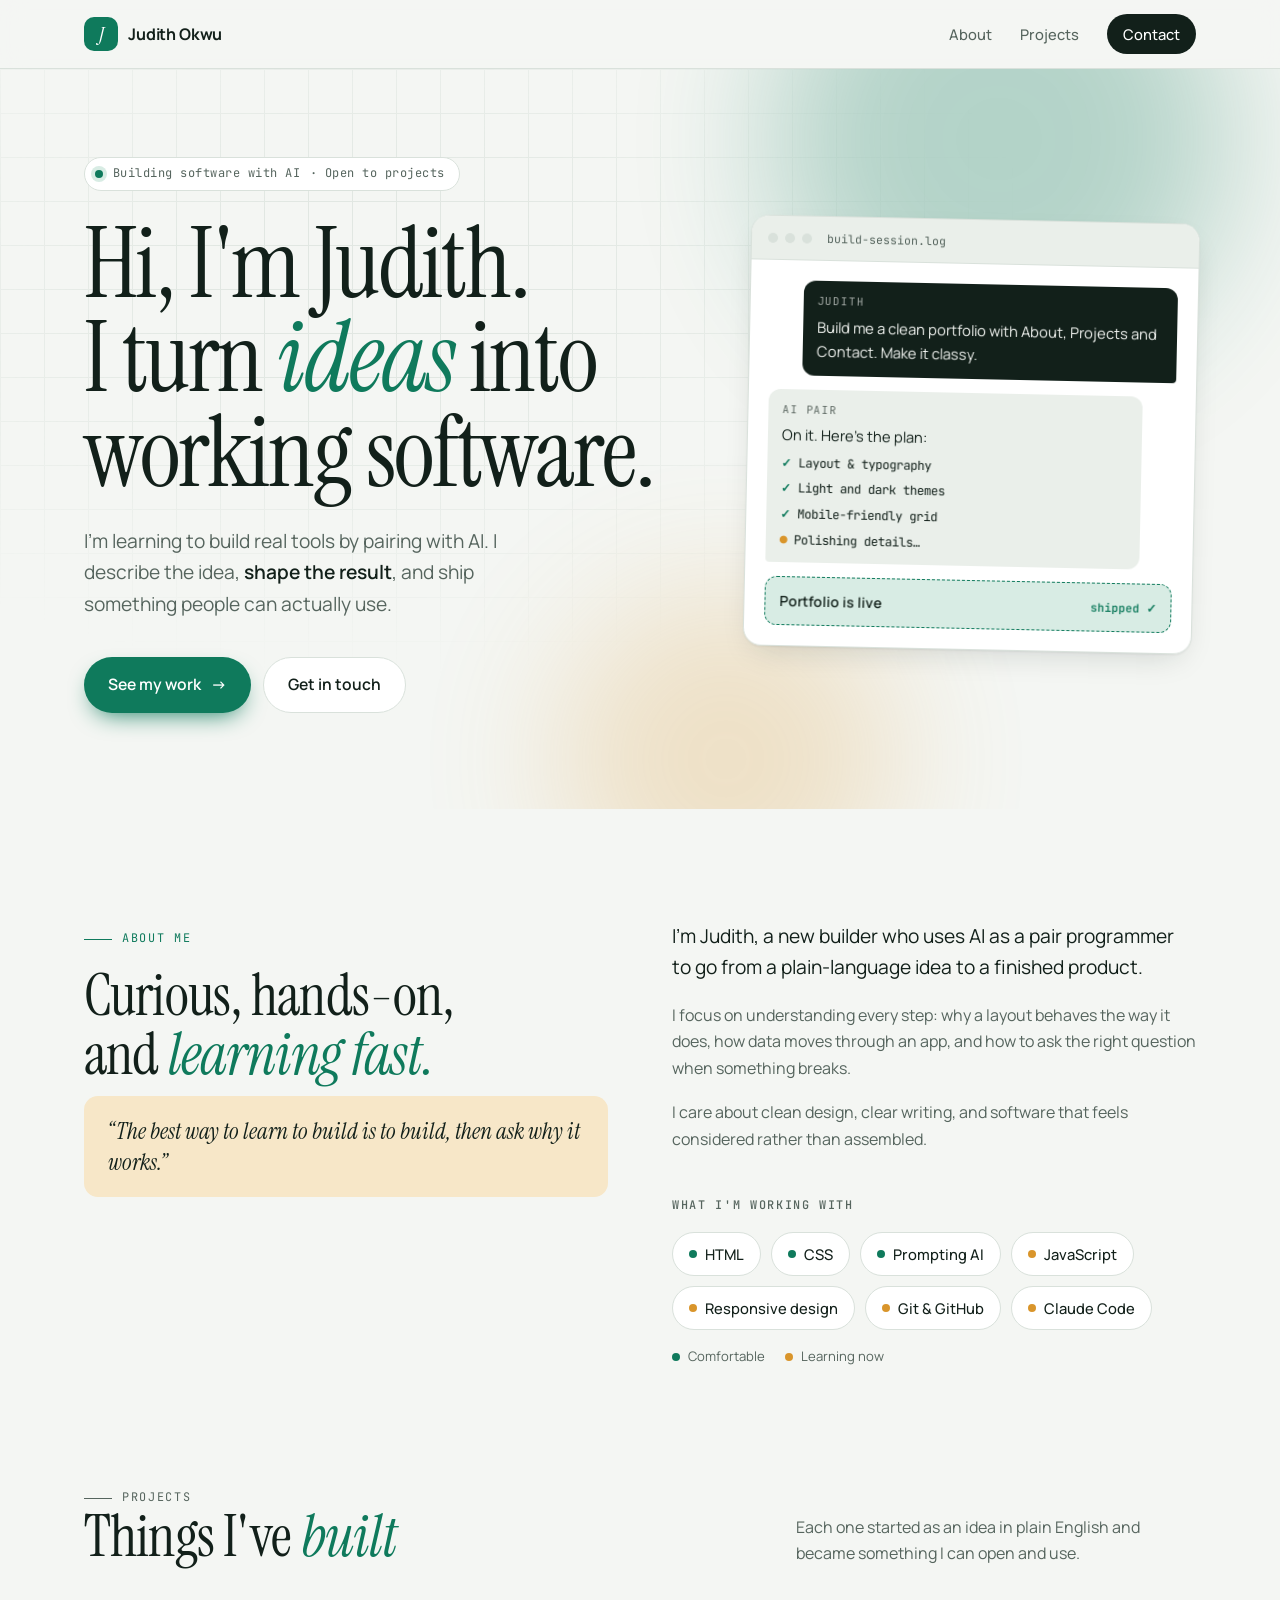
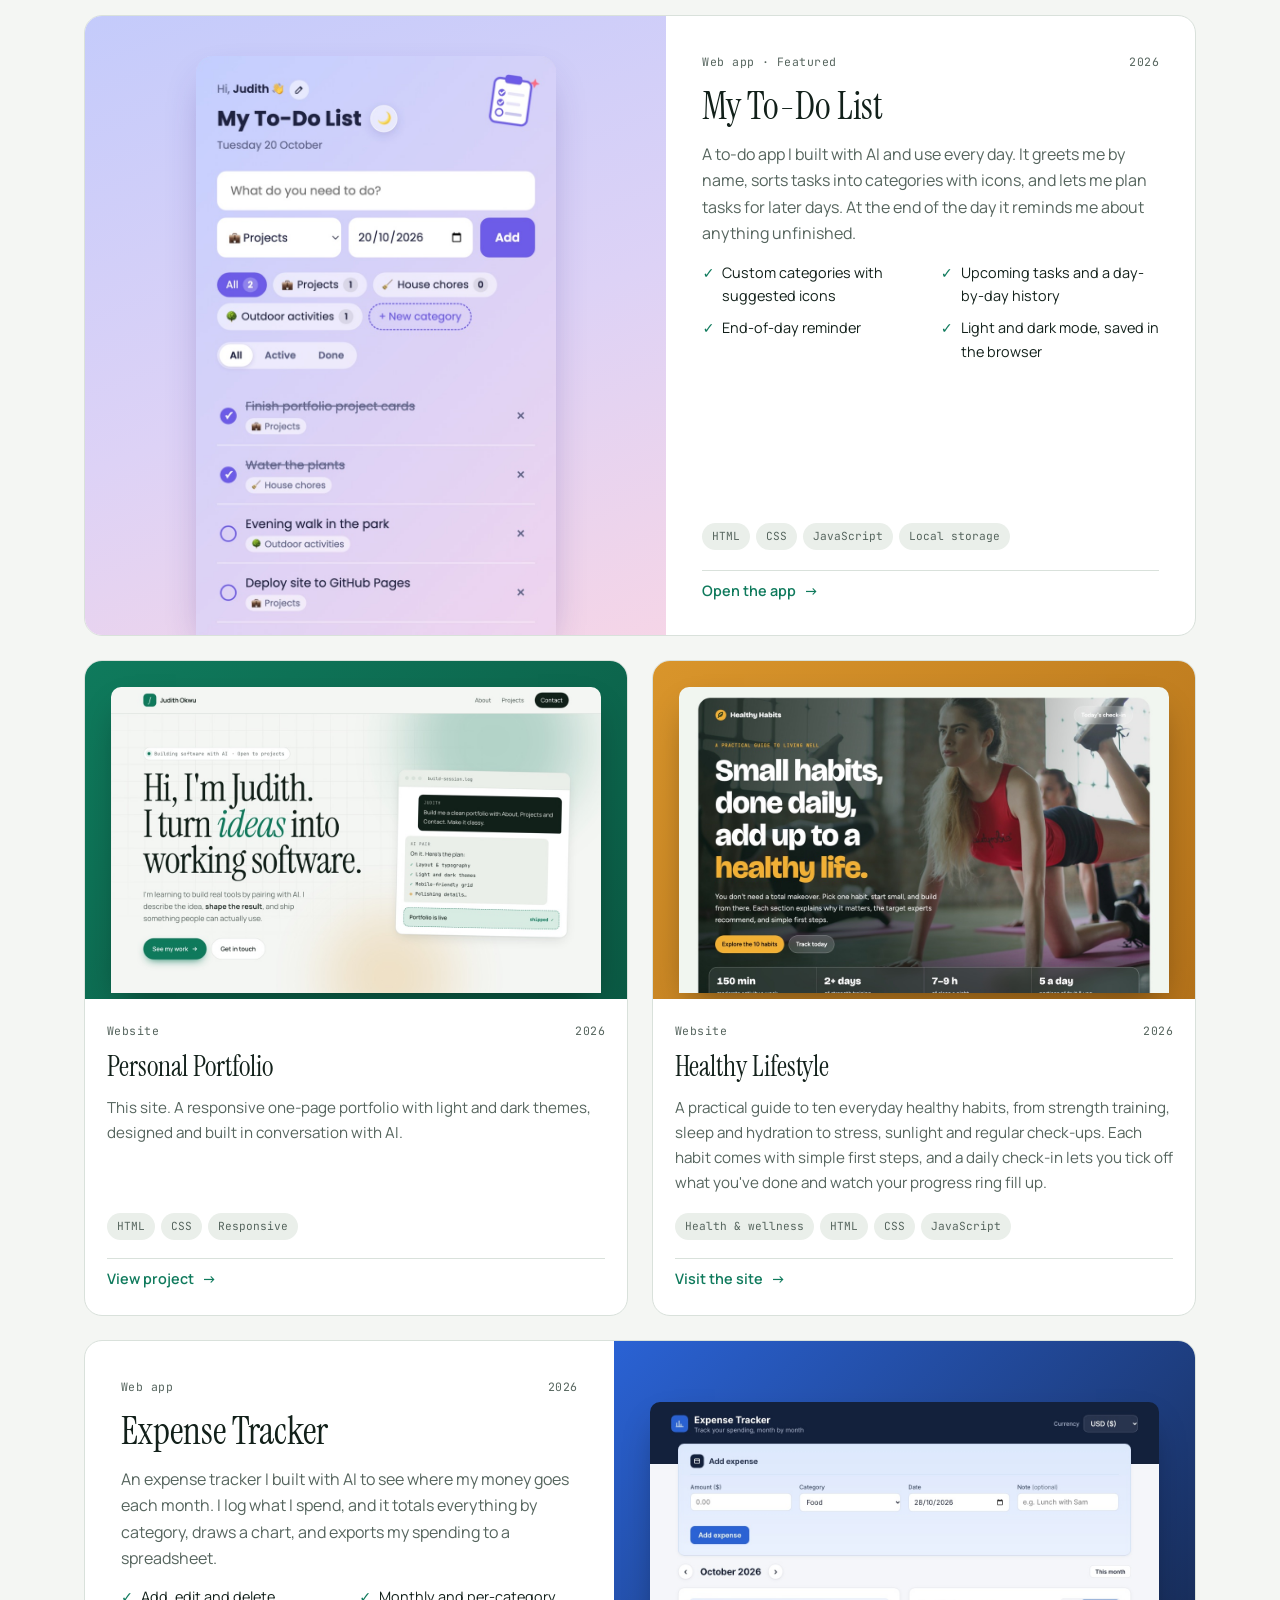
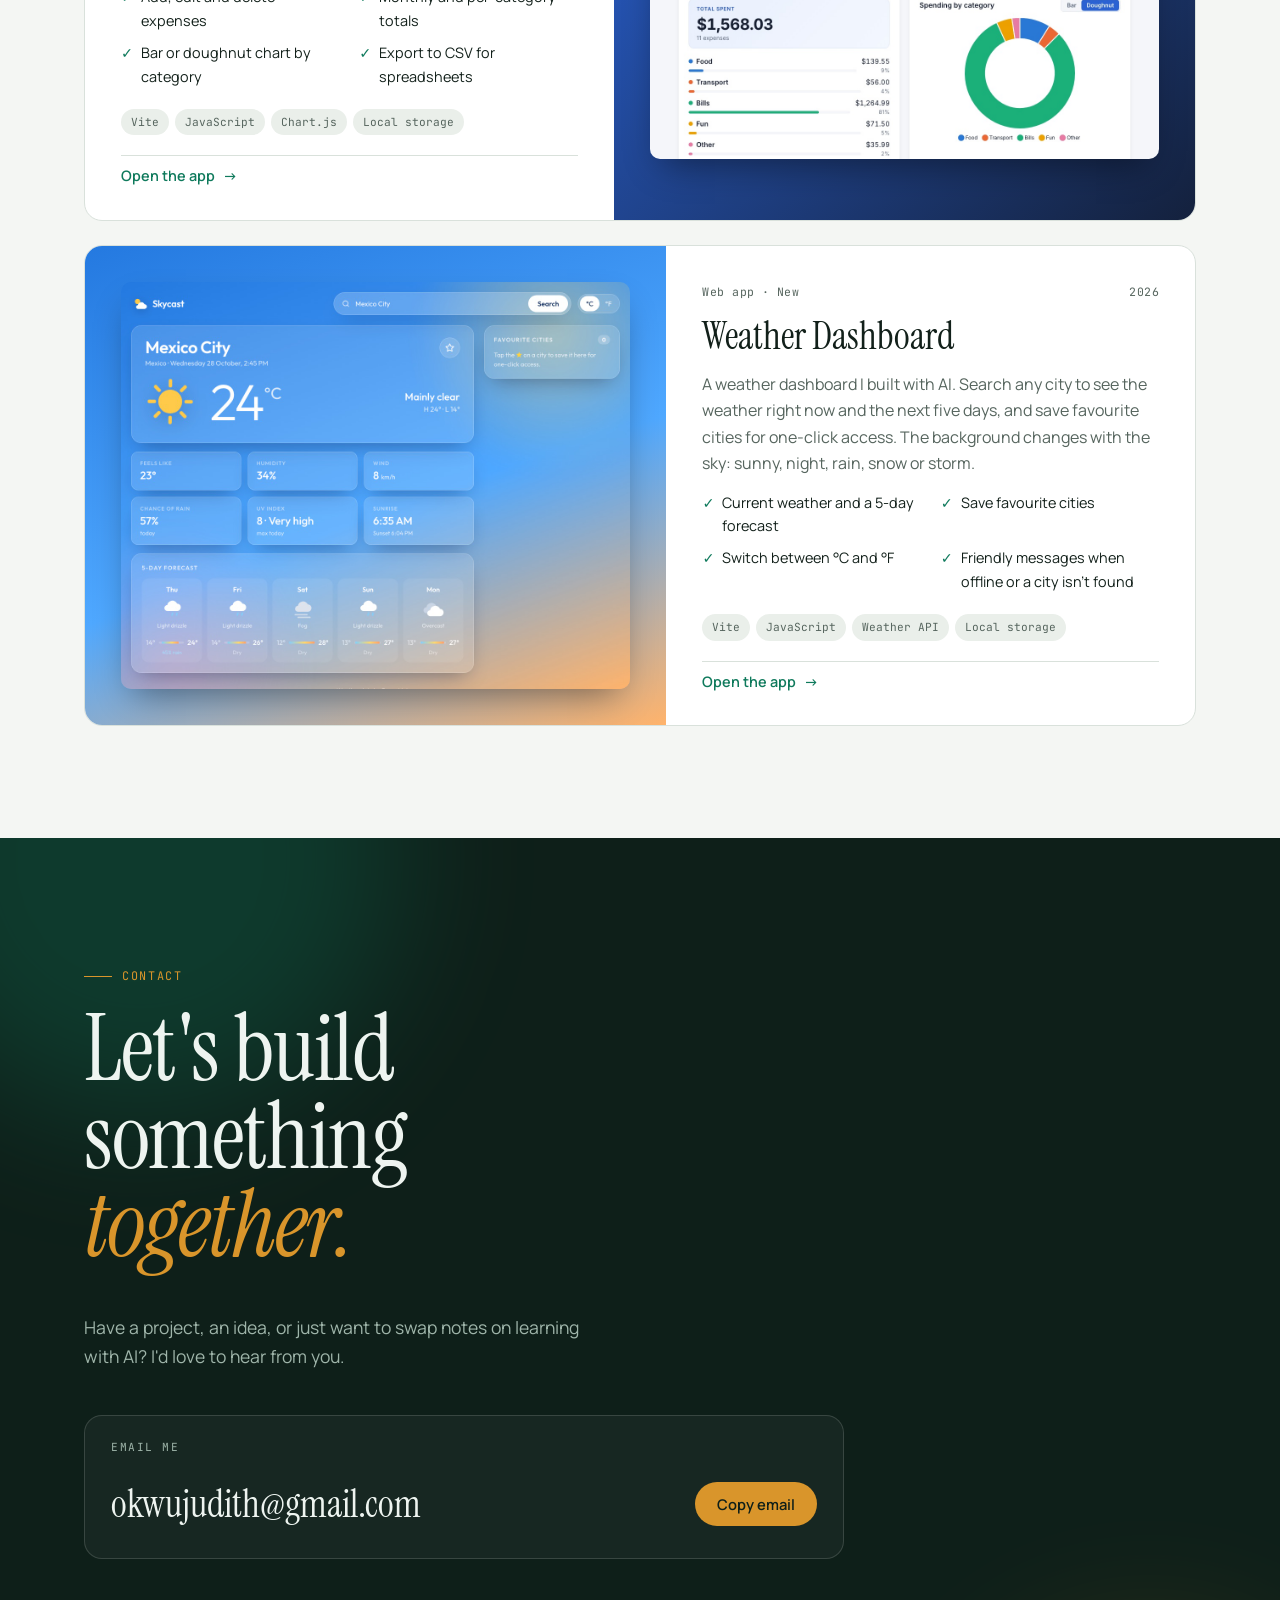
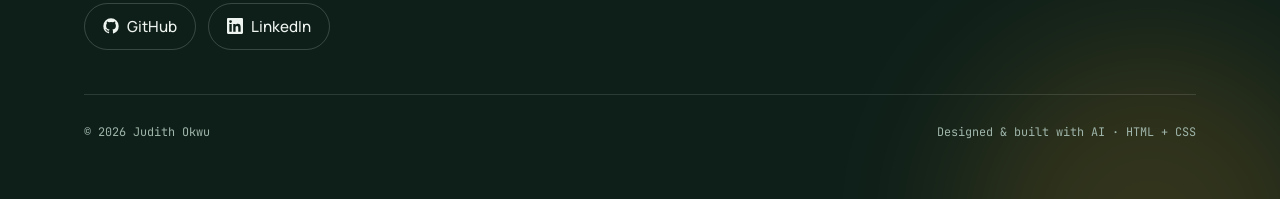
<file: index.html>
<!doctype html>
<html lang="en">
<head>
<meta charset="utf-8">
<meta name="viewport" content="width=device-width, initial-scale=1, viewport-fit=cover">
<style>body{margin:0}img{max-width:100%}[hidden]{display:none!important}</style>
</head>
<body>
<title>Judith Okwu — Portfolio</title>
<link rel="preconnect" href="https://fonts.googleapis.com">
<link rel="preconnect" href="https://fonts.gstatic.com" crossorigin>
<link rel="stylesheet" href="https://fonts.googleapis.com/css2?family=Instrument+Serif:ital@0;1&family=Manrope:wght@400;500;600;700&family=JetBrains+Mono:wght@400;500&display=swap">
<style>
/* Layout: sticky top bar → split hero (statement + live "prompt to product" card) → about with skill chips → project card grid → full-width contact band. */
:root {
  --bg: #f4f6f3;
  --surface: #ffffff;
  --surface-2: #eaefea;
  --ink: #12201a;
  --muted: #56655e;
  --line: #d9e1db;
  --accent: #0f7a5c;
  --accent-ink: #ffffff;
  --accent-soft: #d8ece4;
  --gold: #d9952b;
  --gold-soft: #f7e7c8;
  --band: #0e1f19;
  --band-ink: #eef4f0;
  --band-muted: #9fb5aa;
  --shadow: 0 1px 2px rgba(18,32,26,.06), 0 12px 32px -12px rgba(18,32,26,.18);

  --display: "Instrument Serif", "Iowan Old Style", Georgia, serif;
  --body: "Manrope", system-ui, -apple-system, "Segoe UI", sans-serif;
  --mono: "JetBrains Mono", ui-monospace, "SF Mono", Menlo, monospace;
}
@media (prefers-color-scheme: dark) {
  :root:not([data-theme="light"]) {
    --bg: #0c1411; --surface: #131d19; --surface-2: #1a2621; --ink: #e9efeb; --muted: #95a69e;
    --line: #26342e; --accent: #4fc79c; --accent-ink: #08130f; --accent-soft: #163329;
    --gold: #f0b552; --gold-soft: #3a2c14; --band: #08100d; --band-ink: #eef4f0; --band-muted: #8ea398;
    --shadow: 0 1px 2px rgba(0,0,0,.3), 0 16px 40px -16px rgba(0,0,0,.6);
    color-scheme: dark;
  }
}
:root[data-theme="dark"] {
  --bg: #0c1411; --surface: #131d19; --surface-2: #1a2621; --ink: #e9efeb; --muted: #95a69e;
  --line: #26342e; --accent: #4fc79c; --accent-ink: #08130f; --accent-soft: #163329;
  --gold: #f0b552; --gold-soft: #3a2c14; --band: #08100d; --band-ink: #eef4f0; --band-muted: #8ea398;
  --shadow: 0 1px 2px rgba(0,0,0,.3), 0 16px 40px -16px rgba(0,0,0,.6);
  color-scheme: dark;
}

* { box-sizing: border-box; }
html { scroll-behavior: smooth; }
body {
  background: var(--bg);
  color: var(--ink);
  font-family: var(--body);
  font-size: 1rem;
  line-height: 1.65;
  -webkit-font-smoothing: antialiased;
  overflow-x: hidden;
}
a { color: inherit; }
:focus-visible { outline: 2px solid var(--accent); outline-offset: 3px; border-radius: 4px; }
.wrap { max-width: 1160px; margin: 0 auto; padding-inline: 24px; }

/* ---------- Top bar ---------- */
.topbar {
  position: sticky;
  top: env(safe-area-inset-top, 0px);
  z-index: 10;
  background: color-mix(in srgb, var(--bg) 82%, transparent);
  backdrop-filter: blur(12px);
  -webkit-backdrop-filter: blur(12px);
  border-bottom: 1px solid var(--line);
}
.topbar .wrap { display: flex; align-items: center; justify-content: space-between; gap: 16px; padding-block: 14px; }
.brand { display: flex; align-items: center; gap: 10px; text-decoration: none; font-weight: 700; letter-spacing: -.01em; }
.monogram {
  width: 34px; height: 34px; border-radius: 10px;
  display: grid; place-items: center;
  background: var(--accent); color: var(--accent-ink);
  font-family: var(--display); font-style: italic; font-size: 1.25rem; font-weight: 400;
}
.menu { display: flex; align-items: center; gap: 28px; }
.menu a { text-decoration: none; font-size: .92rem; color: var(--muted); font-weight: 500; transition: color .2s; }
.menu a:hover { color: var(--ink); }
.menu a.pill { color: var(--accent-ink); background: var(--ink); padding: 8px 16px; border-radius: 999px; }
.menu a.pill:hover { background: var(--accent); color: var(--accent-ink); }

/* ---------- Hero ---------- */
.hero { position: relative; isolation: isolate; overflow: hidden; }
.hero::before {
  content: ""; position: absolute; inset: 0; z-index: -2;
  background-image:
    linear-gradient(var(--line) 1px, transparent 1px),
    linear-gradient(90deg, var(--line) 1px, transparent 1px);
  background-size: 44px 44px;
  mask-image: radial-gradient(ellipse 70% 70% at 30% 30%, #000 20%, transparent 75%);
  -webkit-mask-image: radial-gradient(ellipse 70% 70% at 30% 30%, #000 20%, transparent 75%);
  opacity: .7;
}
.glow { position: absolute; z-index: -1; border-radius: 50%; filter: blur(70px); opacity: .55; pointer-events: none; }
.glow.g1 { width: 460px; height: 460px; background: var(--accent); top: -160px; right: 4%; opacity: .28; }
.glow.g2 { width: 340px; height: 340px; background: var(--gold); bottom: -120px; right: 30%; opacity: .22; }

.hero .wrap {
  display: grid;
  grid-template-columns: minmax(0, 1.15fr) minmax(0, .85fr);
  gap: 56px;
  align-items: center;
  padding-block: 88px 96px;
}
.kicker {
  display: inline-flex; align-items: center; gap: 10px;
  font-family: var(--mono); font-size: .75rem; letter-spacing: .04em;
  padding: 6px 14px 6px 10px;
  border: 1px solid var(--line); border-radius: 999px;
  background: var(--surface);
  color: var(--muted);
}
.kicker .dot { width: 8px; height: 8px; border-radius: 50%; background: var(--accent); box-shadow: 0 0 0 4px var(--accent-soft); animation: pulse 2.4s ease-in-out infinite; }
@keyframes pulse { 50% { box-shadow: 0 0 0 7px transparent; } }

.hero h1 {
  font-family: var(--display);
  font-weight: 400;
  font-size: clamp(3.2rem, 8vw, 6.2rem);
  line-height: .95;
  letter-spacing: -.02em;
  margin: 26px 0 0;
  text-wrap: balance;
}
.hero h1 em { color: var(--accent); }
.hero .intro { font-size: 1.2rem; color: var(--muted); max-width: 40ch; margin: 26px 0 0; }
.hero .intro strong { color: var(--ink); font-weight: 600; }
.ctas { display: flex; flex-wrap: wrap; gap: 12px; margin-top: 36px; }
.btn {
  display: inline-flex; align-items: center; gap: 10px;
  text-decoration: none; font-weight: 600; font-size: .98rem;
  padding: 14px 24px; border-radius: 999px;
  transition: transform .2s, background .2s, box-shadow .2s, border-color .2s;
}
.btn.primary { background: var(--accent); color: var(--accent-ink); box-shadow: 0 10px 24px -10px var(--accent); }
.btn.primary:hover { transform: translateY(-2px); box-shadow: 0 14px 28px -10px var(--accent); }
.btn.ghost { border: 1px solid var(--line); background: var(--surface); }
.btn.ghost:hover { border-color: var(--ink); transform: translateY(-2px); }
.btn .arrow { transition: transform .2s; }
.btn:hover .arrow { transform: translateX(3px); }

/* Prompt-to-product card */
.console {
  background: var(--surface);
  border: 1px solid var(--line);
  border-radius: 18px;
  box-shadow: var(--shadow);
  overflow: hidden;
  transform: rotate(1.2deg);
  min-width: 0;
}
.console-bar { display: flex; align-items: center; gap: 7px; padding: 12px 16px; border-bottom: 1px solid var(--line); background: var(--surface-2); }
.console-bar i { width: 10px; height: 10px; border-radius: 50%; background: var(--line); }
.console-bar span { margin-left: 8px; font-family: var(--mono); font-size: .72rem; color: var(--muted); }
.console-body { padding: 20px; display: flex; flex-direction: column; gap: 14px; font-size: .92rem; }
.msg { padding: 12px 14px; border-radius: 12px; max-width: 92%; }
.msg.me { align-self: flex-end; background: var(--ink); color: var(--bg); border-bottom-right-radius: 4px; }
.msg.ai { background: var(--surface-2); border-bottom-left-radius: 4px; }
.msg .who { display: block; font-family: var(--mono); font-size: .68rem; letter-spacing: .08em; text-transform: uppercase; opacity: .65; margin-bottom: 4px; }
.build-steps { list-style: none; margin: 6px 0 0; padding: 0; display: flex; flex-direction: column; gap: 5px; font-family: var(--mono); font-size: .78rem; }
.build-steps li::before { content: "✓ "; color: var(--accent); font-weight: 700; }
.build-steps li.live::before { content: "● "; color: var(--gold); animation: blink 1.2s steps(2) infinite; }
@keyframes blink { 50% { opacity: .2; } }
.shipped { display: flex; align-items: center; justify-content: space-between; gap: 12px; padding: 12px 14px; border-radius: 12px; border: 1px dashed var(--accent); background: var(--accent-soft); font-weight: 600; font-size: .88rem; }
.shipped span:last-child { font-family: var(--mono); font-size: .72rem; color: var(--accent); }

/* ---------- Sections ---------- */
section.block { padding-block: 112px; scroll-margin-top: 64px; }
.eyebrow { display: inline-flex; align-items: center; gap: 10px; font-family: var(--mono); font-size: .74rem; letter-spacing: .14em; text-transform: uppercase; color: var(--accent); margin: 0 0 18px; }
.eyebrow::before { content: ""; width: 28px; height: 1px; background: currentColor; }
h2 { font-family: var(--display); font-weight: 400; font-size: clamp(2.3rem, 5vw, 3.6rem); line-height: 1.02; letter-spacing: -.015em; margin: 0; text-wrap: balance; }
h2 em { color: var(--accent); }

/* About */
.about-grid { display: grid; grid-template-columns: minmax(0, 1fr) minmax(0, 1fr); gap: 64px; align-items: start; }
.about-text { display: flex; flex-direction: column; gap: 18px; max-width: 58ch; }
.about-text p { margin: 0; color: var(--muted); }
.about-text p.lead { font-size: 1.2rem; color: var(--ink); }
.quote {
  margin: 12px 0 0; padding: 20px 24px;
  background: var(--gold-soft); border-radius: 14px;
  font-family: var(--display); font-style: italic; font-size: 1.45rem; line-height: 1.3;
}
.learning { margin-top: 44px; }
.learning h3 { font-family: var(--mono); font-size: .74rem; letter-spacing: .14em; text-transform: uppercase; color: var(--muted); font-weight: 500; margin: 0 0 16px; }
.chips { display: flex; flex-wrap: wrap; gap: 10px; }
.chip {
  display: inline-flex; align-items: center; gap: 8px;
  padding: 9px 16px; border-radius: 999px;
  background: var(--surface); border: 1px solid var(--line);
  font-weight: 500; font-size: .92rem;
  transition: transform .2s, border-color .2s;
}
.chip:hover { transform: translateY(-2px); border-color: var(--accent); }
.chip b { width: 8px; height: 8px; border-radius: 50%; }
.chip .solid { background: var(--accent); }
.chip .growing { background: var(--gold); }
.legend { display: flex; flex-wrap: wrap; gap: 20px; margin-top: 16px; font-size: .82rem; color: var(--muted); }
.legend span { display: inline-flex; align-items: center; gap: 8px; }
.legend b { width: 8px; height: 8px; border-radius: 50%; }

/* Projects */
.projects-head { display: flex; flex-wrap: wrap; align-items: end; justify-content: space-between; gap: 20px; margin-bottom: 48px; }
.projects-head p { margin: 0; color: var(--muted); max-width: 40ch; }
.grid { display: grid; grid-template-columns: repeat(2, minmax(0, 1fr)); gap: 24px; }
.card {
  display: flex; flex-direction: column;
  background: var(--surface);
  border: 1px solid var(--line);
  border-radius: 18px;
  overflow: hidden;
  transition: transform .25s, box-shadow .25s, border-color .25s;
  min-width: 0;
}
.card:hover { transform: translateY(-6px); box-shadow: var(--shadow); border-color: transparent; }
.preview { aspect-ratio: 16 / 10; max-width: 100%; position: relative; overflow: hidden; display: grid; place-items: center; padding: 22px; }
.p1 { background: linear-gradient(135deg, var(--accent) 0%, #0b5a44 100%); }
.p2 { background: linear-gradient(135deg, var(--gold) 0%, #b4721a 100%); }

/* Featured project: spans the full row, preview beside the text */
.card.featured { grid-column: 1 / -1; display: grid; grid-template-columns: minmax(0, 1.1fr) minmax(0, 1fr); }
.card.featured .preview { aspect-ratio: auto; min-height: 340px; padding: 40px; }
.card.featured .card-body { padding: 36px 36px 32px; gap: 14px; justify-content: center; }
.card.featured h3 { font-size: 2.4rem; }
.card.featured p { font-size: 1rem; }
.features { list-style: none; margin: 0; padding: 0; display: grid; grid-template-columns: repeat(2, minmax(0, 1fr)); gap: 8px 20px; font-size: .9rem; }
.features li { display: flex; gap: 8px; min-width: 0; }
.features li::before { content: "✓"; color: var(--accent); font-weight: 700; }
.card-link.soon { color: var(--muted); font-weight: 500; }
.card:has(.stretch) { position: relative; cursor: pointer; }
.card-link.stretch::after { content: ""; position: absolute; inset: 0; border-radius: inherit; }
.card:has(.stretch:focus-visible) { outline: 2px solid var(--accent); outline-offset: 3px; }

/* Portfolio screenshot */
.preview.site-shot { padding: 26px 26px 0; place-items: start center; }
.preview.site-shot img { display: block; width: 100%; height: auto; border-radius: 10px 10px 0 0; box-shadow: 0 16px 34px -12px rgba(0, 0, 0, .45); transition: transform .35s; }
.card:hover .preview.site-shot img { transform: translateY(-5px) scale(1.02); }

/* To-do screenshot */
.card.featured .preview.shot { padding: 40px 36px 0; place-items: start center; background: linear-gradient(160deg, #c4cbfb 0%, #ddd2f6 55%, #f5d5e7 100%); }
.preview.shot img { display: block; width: min(100%, 360px); height: auto; border-radius: 16px 16px 0 0; box-shadow: 0 18px 40px -14px rgba(60, 40, 140, .45); transition: transform .35s; }
.card.featured:hover .preview.shot img { transform: translateY(-6px); }
/* Expense tracker: featured card with the screenshot on the right */
.p3 { background: linear-gradient(135deg, #2a62d4 0%, #14213d 100%); }
.card.featured .preview.site-shot { padding: 36px; place-items: center; }
.card.featured .preview.site-shot img { border-radius: 10px; }
.card.featured.flip { grid-template-columns: minmax(0, 1fr) minmax(0, 1.1fr); }
/* Weather dashboard: sky gradient behind the screenshot */
.p4 { background: linear-gradient(160deg, #2479e0 0%, #4fa8ff 55%, #ffb36b 100%); }
.card.featured.flip .preview { order: 2; }
/* mini mockups */
.mock { width: 100%; height: 100%; background: rgba(255,255,255,.95); border-radius: 10px; box-shadow: 0 12px 30px -10px rgba(0,0,0,.4); padding: 12px; display: flex; flex-direction: column; gap: 7px; transition: transform .35s; }
.card:hover .mock { transform: scale(1.04) rotate(-1deg); }
.mock .bar { height: 7px; border-radius: 4px; background: #d9e1db; }
.mock .bar.dark { background: #12201a; width: 55%; height: 10px; }
.mock .bar.short { width: 35%; }
.mock .row { display: flex; gap: 6px; flex: 1; }
.mock .row div { flex: 1; border-radius: 6px; background: #eaefea; }
.mock .cal { display: grid; grid-template-columns: repeat(7, 1fr); gap: 4px; flex: 1; }
.mock .cal i { border-radius: 3px; background: #eaefea; }
.mock .cal i.on { background: #d9952b; }
.card-body { padding: 22px 22px 24px; display: flex; flex-direction: column; gap: 12px; flex: 1; }
.card-meta { display: flex; justify-content: space-between; font-family: var(--mono); font-size: .72rem; color: var(--muted); letter-spacing: .04em; }
.card h3 { font-family: var(--display); font-weight: 400; font-size: 1.75rem; line-height: 1.1; margin: 0; }
.card p { margin: 0; color: var(--muted); font-size: .95rem; }
.tags { display: flex; flex-wrap: wrap; gap: 6px; margin-top: auto; padding-top: 6px; }
.tags span { font-family: var(--mono); font-size: .7rem; padding: 4px 10px; border-radius: 999px; background: var(--surface-2); color: var(--muted); }
.card-link { display: inline-flex; align-items: center; gap: 8px; font-weight: 600; font-size: .9rem; color: var(--accent); text-decoration: none; padding-top: 8px; border-top: 1px solid var(--line); margin-top: 6px; }
.card-link .arrow { transition: transform .2s; }
.card:hover .card-link .arrow { transform: translateX(4px); }
.note { font-size: .85rem; color: var(--muted); margin: 24px 0 0; font-style: italic; }

/* Contact band */
.contact { background: var(--band); color: var(--band-ink); position: relative; overflow: hidden; isolation: isolate; }
.contact .glow.g3 { width: 520px; height: 520px; background: var(--accent); top: -240px; left: -120px; opacity: .3; }
.contact .glow.g4 { width: 380px; height: 380px; background: var(--gold); bottom: -220px; right: -60px; opacity: .18; }
.contact .wrap { padding-block: 120px 56px; display: flex; flex-direction: column; gap: 44px; }
.contact .eyebrow { color: var(--gold); }
.contact h2 { font-size: clamp(2.8rem, 8vw, 5.8rem); line-height: .95; max-width: 14ch; }
.contact h2 em { color: var(--gold); }
.contact p.sub { margin: 0; color: var(--band-muted); max-width: 48ch; font-size: 1.1rem; }
.mailbox { max-width: 760px; display: flex; flex-wrap: wrap; align-items: center; gap: 16px 24px; padding: 22px 26px; border-radius: 18px; border: 1px solid rgba(255,255,255,.14); background: rgba(255,255,255,.04); }
.mailbox .label { font-family: var(--mono); font-size: .7rem; letter-spacing: .14em; text-transform: uppercase; color: var(--band-muted); width: 100%; }
.email { font-family: var(--display); font-size: clamp(1.6rem, 4.5vw, 2.4rem); user-select: all; overflow-wrap: anywhere; min-width: 0; flex: 1; }
button.copy {
  font: 600 .92rem var(--body);
  color: var(--band); background: var(--gold);
  border: 0; border-radius: 999px; padding: 12px 22px; cursor: pointer;
  transition: transform .2s, filter .2s;
}
button.copy:hover { transform: translateY(-2px); filter: brightness(1.08); }
.socials { display: flex; flex-wrap: wrap; gap: 12px; }
.socials a {
  display: inline-flex; align-items: center; gap: 8px;
  text-decoration: none; font-weight: 500; font-size: .95rem;
  padding: 10px 18px; border-radius: 999px;
  border: 1px solid rgba(255,255,255,.18);
  transition: background .2s, border-color .2s;
}
.socials a:hover { background: rgba(255,255,255,.08); border-color: rgba(255,255,255,.4); }
.socials svg { width: 16px; height: 16px; fill: currentColor; }
.foot { display: flex; flex-wrap: wrap; justify-content: space-between; gap: 12px; padding-top: 28px; border-top: 1px solid rgba(255,255,255,.12); font-family: var(--mono); font-size: .74rem; color: var(--band-muted); }

/* Load-in motion: elements end fully visible */
@media (prefers-reduced-motion: no-preference) {
  .rise { animation: rise .8s cubic-bezier(.2,.7,.2,1) both; }
  .d1 { animation-delay: .08s; } .d2 { animation-delay: .18s; } .d3 { animation-delay: .28s; } .d4 { animation-delay: .4s; }
  @keyframes rise { from { opacity: 0; transform: translateY(18px); } }
  .console.rise { animation-name: rise-tilt; }
  @keyframes rise-tilt { from { opacity: 0; transform: translateY(24px) rotate(3deg); } }
}
@media (prefers-reduced-motion: reduce) {
  html { scroll-behavior: auto; }
  *, *::before { animation: none !important; transition: none !important; }
}

/* ---------- Responsive ---------- */
@media (max-width: 980px) {
  .hero .wrap { grid-template-columns: minmax(0, 1fr); padding-block: 64px 80px; gap: 48px; }
  .console { max-width: 520px; }
  .about-grid { grid-template-columns: minmax(0, 1fr); gap: 32px; }
  .card.featured { grid-template-columns: minmax(0, 1fr); }
  .card.featured .preview { min-height: 0; aspect-ratio: auto; padding: 28px; }
  .card.featured .preview.shot { height: 360px; padding: 32px 28px 0; }
  .card.featured .card-body { padding: 26px 24px 26px; }
  .card.featured.flip { grid-template-columns: minmax(0, 1fr); }
  .card.featured.flip .preview { order: 0; }
  .card.featured .preview.site-shot { padding: 28px; }
}
@media (max-width: 640px) {
  .wrap { padding-inline: 18px; }
  .menu a:not(.pill) { display: none; }
  .grid { grid-template-columns: minmax(0, 1fr); }
  section.block { padding-block: 80px; }
  .console { transform: none; }
  .contact .wrap { padding-block: 88px 40px; }
  .kicker .extra { display: none; }
  .features { grid-template-columns: minmax(0, 1fr); }
  .card.featured h3 { font-size: 1.9rem; }
  .card.featured .preview { padding: 18px; }
  .card.featured .preview.shot { height: 300px; padding: 24px 20px 0; }
  .card.featured .preview.site-shot { padding: 18px; }
  .ctas .btn { flex: 1 1 auto; justify-content: center; }
  .mailbox { flex-direction: column; align-items: stretch; padding: 20px; }
  .email { font-size: 1.55rem; overflow-wrap: break-word; }
  button.copy { width: 100%; }
}
</style>

<header class="topbar">
  <div class="wrap">
    <a class="brand" href="#top"><span class="monogram">J</span>Judith Okwu</a>
    <nav class="menu" aria-label="Sections">
      <a href="#about">About</a>
      <a href="#projects">Projects</a>
      <a class="pill" href="#contact">Contact</a>
    </nav>
  </div>
</header>

<div class="hero" id="top">
  <div class="glow g1"></div>
  <div class="glow g2"></div>
  <div class="wrap">
    <div>
      <span class="kicker rise"><span class="dot"></span>Building software with AI<span class="extra"> · Open to projects</span></span>
      <h1 class="rise d1">Hi, I'm Judith.<br>I turn <em>ideas</em> into working software.</h1>
      <p class="intro rise d2">I'm learning to build real tools by pairing with AI. I describe the idea, <strong>shape the result</strong>, and ship something people can actually use.</p>
      <div class="ctas rise d3">
        <a class="btn primary" href="#projects">See my work <span class="arrow">→</span></a>
        <a class="btn ghost" href="#contact">Get in touch</a>
      </div>
    </div>

    <div class="console rise d4" aria-label="Example of how I build with AI">
      <div class="console-bar"><i></i><i></i><i></i><span>build-session.log</span></div>
      <div class="console-body">
        <div class="msg me"><span class="who">Judith</span>Build me a clean portfolio with About, Projects and Contact. Make it classy.</div>
        <div class="msg ai"><span class="who">AI pair</span>On it. Here's the plan:
          <ul class="build-steps">
            <li>Layout &amp; typography</li>
            <li>Light and dark themes</li>
            <li>Mobile-friendly grid</li>
            <li class="live">Polishing details…</li>
          </ul>
        </div>
        <div class="shipped"><span>Portfolio is live</span><span>shipped ✓</span></div>
      </div>
    </div>
  </div>
</div>

<main>
  <section class="block" id="about">
    <div class="wrap about-grid">
      <div>
        <p class="eyebrow">About me</p>
        <h2>Curious, hands-on, and <em>learning fast.</em></h2>
        <p class="quote">“The best way to learn to build is to build, then ask why it works.”</p>
      </div>
      <div>
        <div class="about-text">
          <p class="lead">I'm Judith, a new builder who uses AI as a pair programmer to go from a plain-language idea to a finished product.</p>
          <p>I focus on understanding every step: why a layout behaves the way it does, how data moves through an app, and how to ask the right question when something breaks.</p>
          <p>I care about clean design, clear writing, and software that feels considered rather than assembled.</p>
        </div>
        <div class="learning">
          <h3>What I'm working with</h3>
          <div class="chips">
            <span class="chip"><b class="solid"></b>HTML</span>
            <span class="chip"><b class="solid"></b>CSS</span>
            <span class="chip"><b class="solid"></b>Prompting AI</span>
            <span class="chip"><b class="growing"></b>JavaScript</span>
            <span class="chip"><b class="growing"></b>Responsive design</span>
            <span class="chip"><b class="growing"></b>Git &amp; GitHub</span>
            <span class="chip"><b class="growing"></b>Claude Code</span>
          </div>
          <div class="legend">
            <span><b class="solid" style="background:var(--accent)"></b>Comfortable</span>
            <span><b class="growing" style="background:var(--gold)"></b>Learning now</span>
          </div>
        </div>
      </div>
    </div>
  </section>

  <section class="block" id="projects" style="padding-top:0">
    <div class="wrap">
      <div class="projects-head">
        <div>
          <p class="eyebrow">Projects</p>
          <h2>Things I've <em>built</em></h2>
        </div>
        <p>Each one started as an idea in plain English and became something I can open and use.</p>
      </div>

      <div class="grid">
        <article class="card featured">
          <div class="preview shot">
            <img src="images/todo-app.jpg" alt="Screenshot of My To-Do List: a lavender card greeting Judith, with category filters and four tasks, two ticked off" width="760" height="1222" loading="lazy">
          </div>
          <div class="card-body">
            <div class="card-meta"><span>Web app · Featured</span><span>2026</span></div>
            <h3>My To-Do List</h3>
            <p>A to-do app I built with AI and use every day. It greets me by name, sorts tasks into categories with icons, and lets me plan tasks for later days. At the end of the day it reminds me about anything unfinished.</p>
            <ul class="features">
              <li>Custom categories with suggested icons</li>
              <li>Upcoming tasks and a day-by-day history</li>
              <li>End-of-day reminder</li>
              <li>Light and dark mode, saved in the browser</li>
            </ul>
            <div class="tags"><span>HTML</span><span>CSS</span><span>JavaScript</span><span>Local storage</span></div>
            <a class="card-link stretch" href="https://judithokwu.com/todo/" target="_blank" rel="noopener">Open the app <span class="arrow">→</span></a>
          </div>
        </article>

        <article class="card">
          <div class="preview p1 site-shot">
            <img src="images/portfolio-site.jpg" alt="Screenshot of this portfolio's homepage: the headline Hi, I'm Judith, two buttons, and the AI build-session card" width="1200" height="750" loading="lazy">
          </div>
          <div class="card-body">
            <div class="card-meta"><span>Website</span><span>2026</span></div>
            <h3>Personal Portfolio</h3>
            <p>This site. A responsive one-page portfolio with light and dark themes, designed and built in conversation with AI.</p>
            <div class="tags"><span>HTML</span><span>CSS</span><span>Responsive</span></div>
            <a class="card-link" href="#top">View project <span class="arrow">→</span></a>
          </div>
        </article>

        <article class="card">
          <div class="preview p2 site-shot">
            <img src="images/healthy-site.jpg" alt="Screenshot of the Healthy Habits guide: the headline Small habits, done daily, add up to a healthy life, over a photo of a woman exercising" width="1200" height="750" loading="lazy">
          </div>
          <div class="card-body">
            <div class="card-meta"><span>Website</span><span>2026</span></div>
            <h3>Healthy Lifestyle</h3>
            <p>A practical guide to ten everyday healthy habits, from strength training, sleep and hydration to stress, sunlight and regular check-ups. Each habit comes with simple first steps, and a daily check-in lets you tick off what you've done and watch your progress ring fill up.</p>
            <div class="tags"><span>Health &amp; wellness</span><span>HTML</span><span>CSS</span><span>JavaScript</span></div>
            <a class="card-link stretch" href="https://judithokwu.com/healthy/healthy-habits.html" target="_blank" rel="noopener">Visit the site <span class="arrow">→</span></a>
          </div>
        </article>

        <article class="card featured flip">
          <div class="preview p3 site-shot">
            <img src="images/expense-tracker.jpg?v=2" alt="Screenshot of the Expense Tracker: an add-expense form, October's total of $1,568.03 split by category, and a doughnut chart of spending" width="1200" height="840" loading="lazy">
          </div>
          <div class="card-body">
            <div class="card-meta"><span>Web app</span><span>2026</span></div>
            <h3>Expense Tracker</h3>
            <p>An expense tracker I built with AI to see where my money goes each month. I log what I spend, and it totals everything by category, draws a chart, and exports my spending to a spreadsheet.</p>
            <ul class="features">
              <li>Add, edit and delete expenses</li>
              <li>Monthly and per-category totals</li>
              <li>Bar or doughnut chart by category</li>
              <li>Export to CSV for spreadsheets</li>
            </ul>
            <div class="tags"><span>Vite</span><span>JavaScript</span><span>Chart.js</span><span>Local storage</span></div>
            <a class="card-link stretch" href="https://judithokwu.com/expenses/" target="_blank" rel="noopener">Open the app <span class="arrow">→</span></a>
          </div>
        </article>

        <article class="card featured">
          <div class="preview p4 site-shot">
            <img src="images/weather-dashboard.jpg" alt="Screenshot of the Skycast weather dashboard: Mexico City at 24°C and mainly clear, with humidity, wind and UV tiles and a 5-day forecast" width="1200" height="960" loading="lazy">
          </div>
          <div class="card-body">
            <div class="card-meta"><span>Web app · New</span><span>2026</span></div>
            <h3>Weather Dashboard</h3>
            <p>A weather dashboard I built with AI. Search any city to see the weather right now and the next five days, and save favourite cities for one-click access. The background changes with the sky: sunny, night, rain, snow or storm.</p>
            <ul class="features">
              <li>Current weather and a 5-day forecast</li>
              <li>Save favourite cities</li>
              <li>Switch between °C and °F</li>
              <li>Friendly messages when offline or a city isn't found</li>
            </ul>
            <div class="tags"><span>Vite</span><span>JavaScript</span><span>Weather API</span><span>Local storage</span></div>
            <a class="card-link stretch" href="https://judithokwu.com/weather/" target="_blank" rel="noopener">Open the app <span class="arrow">→</span></a>
          </div>
        </article>
      </div>
    </div>
  </section>
</main>

<section class="contact" id="contact">
  <div class="glow g3"></div>
  <div class="glow g4"></div>
  <div class="wrap">
    <div>
      <p class="eyebrow">Contact</p>
      <h2>Let's build something <em>together.</em></h2>
    </div>
    <p class="sub">Have a project, an idea, or just want to swap notes on learning with AI? I'd love to hear from you.</p>
    <div class="mailbox">
      <span class="label">Email me</span>
      <span class="email" id="email">okwujudith@gmail.com</span>
      <button class="copy" id="copy-btn" type="button">Copy email</button>
    </div>
    <div class="socials">
      <a href="https://github.com/judithOkwu" target="_blank" rel="noopener">
        <svg viewBox="0 0 24 24" aria-hidden="true"><path d="M12 .5A11.5 11.5 0 0 0 .5 12a11.5 11.5 0 0 0 7.86 10.92c.58.1.79-.25.79-.56v-2c-3.2.7-3.88-1.37-3.88-1.37-.53-1.33-1.3-1.69-1.3-1.69-1.04-.71.08-.7.08-.7 1.15.08 1.76 1.19 1.76 1.19 1.03 1.76 2.7 1.25 3.36.96.1-.75.4-1.25.73-1.54-2.55-.29-5.24-1.28-5.24-5.69 0-1.26.45-2.28 1.19-3.09-.12-.29-.52-1.46.11-3.05 0 0 .97-.31 3.17 1.18a11 11 0 0 1 5.77 0c2.2-1.49 3.17-1.18 3.17-1.18.63 1.59.23 2.76.11 3.05.74.81 1.19 1.83 1.19 3.09 0 4.42-2.7 5.4-5.26 5.68.41.36.78 1.06.78 2.14v3.17c0 .31.21.67.8.56A11.5 11.5 0 0 0 23.5 12 11.5 11.5 0 0 0 12 .5Z"/></svg>
        GitHub
      </a>
      <a href="https://www.linkedin.com/in/judithokwu/" target="_blank" rel="noopener">
        <svg viewBox="0 0 24 24" aria-hidden="true"><path d="M20.45 20.45h-3.56v-5.57c0-1.33-.02-3.04-1.85-3.04-1.86 0-2.14 1.45-2.14 2.94v5.67H9.34V9h3.41v1.56h.05c.48-.9 1.64-1.85 3.37-1.85 3.6 0 4.27 2.37 4.27 5.46v6.28ZM5.34 7.43a2.06 2.06 0 1 1 0-4.13 2.06 2.06 0 0 1 0 4.13ZM7.12 20.45H3.56V9h3.56v11.45ZM22.22 0H1.77C.79 0 0 .77 0 1.73v20.54C0 23.23.79 24 1.77 24h20.45c.98 0 1.78-.77 1.78-1.73V1.73C24 .77 23.2 0 22.22 0Z"/></svg>
        LinkedIn
      </a>
    </div>
    <div class="foot"><span>© 2026 Judith Okwu</span><span>Designed &amp; built with AI · HTML + CSS</span></div>
  </div>
</section>

<script>
  const btn = document.getElementById('copy-btn');
  const email = document.getElementById('email');
  btn.addEventListener('click', () => {
    const reset = (ms) => setTimeout(() => btn.textContent = 'Copy email', ms);
    const fallback = () => {
      const r = document.createRange(); r.selectNodeContents(email);
      const s = getSelection(); s.removeAllRanges(); s.addRange(r);
      btn.textContent = 'Selected, press ⌘C'; reset(2400);
    };
    try {
      navigator.clipboard.writeText(email.textContent.trim())
        .then(() => { btn.textContent = 'Copied ✓'; reset(1800); }, fallback);
    } catch (e) { fallback(); }
  });
</script>

</body>
</html>
</file>
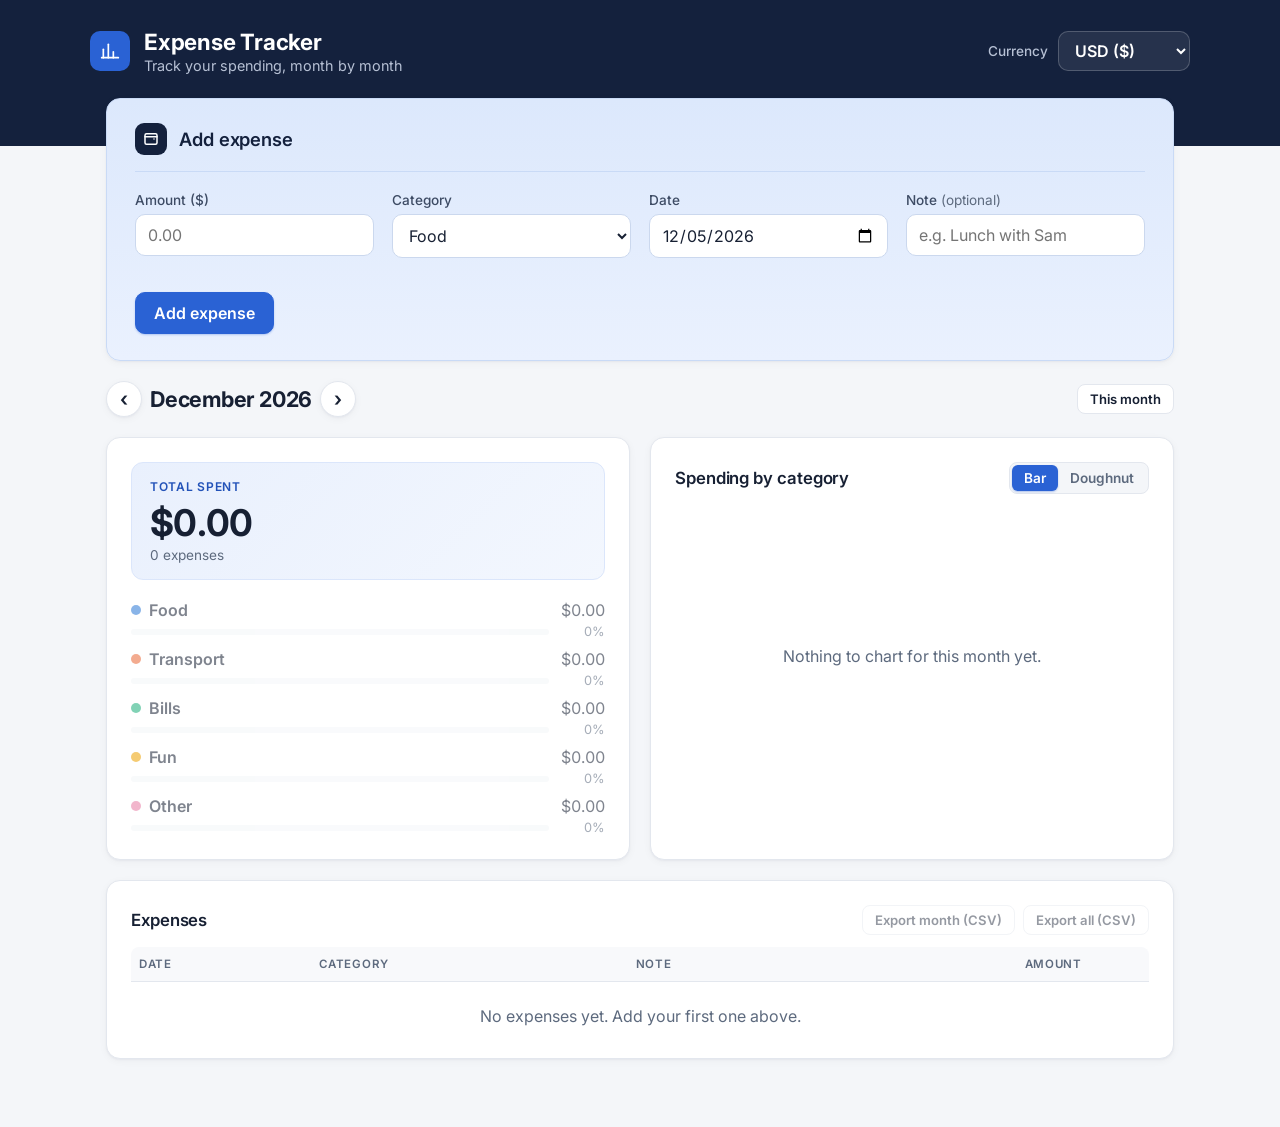
<file: expenses/index.html>
<!doctype html>
<html lang="en">
  <head>
    <meta charset="UTF-8" />
    <meta name="viewport" content="width=device-width, initial-scale=1.0" />
    <title>Expense Tracker</title>
    <link rel="preconnect" href="https://fonts.googleapis.com" />
    <link rel="preconnect" href="https://fonts.gstatic.com" crossorigin />
    <link
      href="https://fonts.googleapis.com/css2?family=Inter:wght@400;500;600;700&display=swap"
      rel="stylesheet"
    />
    <script type="module" crossorigin src="./assets/index-CrX6tyb3.js"></script>
    <link rel="stylesheet" crossorigin href="./assets/index-DfqRfkh4.css">
  </head>
  <body>
    <header class="site-header">
      <div class="site-header-inner">
        <span class="brand-mark" aria-hidden="true">
          <svg viewBox="0 0 24 24" width="20" height="20" fill="none" stroke="currentColor" stroke-width="2" stroke-linecap="round" stroke-linejoin="round">
            <path d="M4 20V10" />
            <path d="M10 20V4" />
            <path d="M16 20v-7" />
            <path d="M22 20H2" />
          </svg>
        </span>
        <div>
          <h1>Expense Tracker</h1>
          <p class="tagline">Track your spending, month by month</p>
        </div>
        <div class="currency-picker">
          <label for="currency">Currency</label>
          <select id="currency" title="Changes the currency shown. Amounts are not converted."></select>
        </div>
      </div>
    </header>

    <main class="layout">
      <section class="card form-card" aria-labelledby="form-title">
        <div class="form-heading">
          <span class="form-icon" aria-hidden="true">
            <svg viewBox="0 0 24 24" width="18" height="18" fill="none" stroke="currentColor" stroke-width="2" stroke-linecap="round" stroke-linejoin="round">
              <path d="M4 7a2 2 0 0 1 2-2h12a2 2 0 0 1 2 2v10a2 2 0 0 1-2 2H6a2 2 0 0 1-2-2z" />
              <path d="M16 12h.01" />
              <path d="M4 9h16" />
            </svg>
          </span>
          <h2 id="form-title">Add expense</h2>
        </div>
        <form id="expense-form" novalidate>
          <div class="field">
            <label for="amount">Amount (<span id="amount-symbol">$</span>)</label>
            <input
              id="amount"
              name="amount"
              type="text"
              inputmode="decimal"
              autocomplete="off"
              placeholder="0.00"
              aria-describedby="amount-error"
            />
            <p class="field-error" id="amount-error" aria-live="polite"></p>
          </div>

          <div class="field">
            <label for="category">Category</label>
            <select id="category" name="category" aria-describedby="category-error"></select>
            <p class="field-error" id="category-error" aria-live="polite"></p>
          </div>

          <div class="field">
            <label for="date">Date</label>
            <input id="date" name="date" type="date" aria-describedby="date-error" />
            <p class="field-error" id="date-error" aria-live="polite"></p>
          </div>

          <div class="field">
            <label for="note">Note <span class="optional">(optional)</span></label>
            <input
              id="note"
              name="note"
              type="text"
              maxlength="200"
              autocomplete="off"
              placeholder="e.g. Lunch with Sam"
              aria-describedby="note-error"
            />
            <p class="field-error" id="note-error" aria-live="polite"></p>
          </div>

          <div class="form-actions">
            <button type="submit" class="btn btn-primary" id="submit-btn">Add expense</button>
            <button type="button" class="btn" id="cancel-edit" hidden>Cancel</button>
          </div>
        </form>
      </section>

      <nav class="month-bar" aria-label="Choose month">
        <button type="button" class="btn btn-icon" id="prev-month" aria-label="Previous month">‹</button>
        <h2 class="month-label" id="month-label" aria-live="polite"></h2>
        <button type="button" class="btn btn-icon" id="next-month" aria-label="Next month">›</button>
        <button type="button" class="btn btn-small" id="this-month">This month</button>
      </nav>

      <div class="overview">
        <section class="card summary-card" aria-labelledby="summary-title">
          <h2 id="summary-title" class="visually-hidden">Totals</h2>
          <div class="summary-hero">
            <p class="summary-label">Total spent</p>
            <p class="summary-total" id="month-total">$0.00</p>
            <p class="summary-count muted" id="month-count"></p>
          </div>
          <ul class="category-totals" id="category-totals"></ul>
        </section>

        <section class="card chart-card" aria-labelledby="chart-title">
          <div class="card-header">
            <h2 id="chart-title">Spending by category</h2>
            <div class="segmented" role="group" aria-label="Chart type">
              <button type="button" class="segment" data-chart-type="bar" aria-pressed="true">Bar</button>
              <button type="button" class="segment" data-chart-type="doughnut" aria-pressed="false">Doughnut</button>
            </div>
          </div>
          <div class="chart-box">
            <canvas id="spending-chart" role="img" aria-label="Spending by category chart"></canvas>
            <p class="chart-empty muted" id="chart-empty" hidden>Nothing to chart for this month yet.</p>
          </div>
        </section>
      </div>

      <section class="card list-card" aria-labelledby="list-title">
        <div class="card-header">
          <h2 id="list-title">Expenses</h2>
          <div class="export-actions">
            <button type="button" class="btn btn-small" id="export-month">Export month (CSV)</button>
            <button type="button" class="btn btn-small" id="export-all">Export all (CSV)</button>
          </div>
        </div>
        <div class="table-wrap">
          <table class="expense-table">
            <thead>
              <tr>
                <th scope="col">Date</th>
                <th scope="col">Category</th>
                <th scope="col">Note</th>
                <th scope="col" class="num">Amount</th>
                <th scope="col"><span class="visually-hidden">Actions</span></th>
              </tr>
            </thead>
            <tbody id="expense-rows"></tbody>
          </table>
        </div>
        <p class="empty-state" id="empty-state" hidden></p>
      </section>
    </main>

  </body>
</html>
</file>
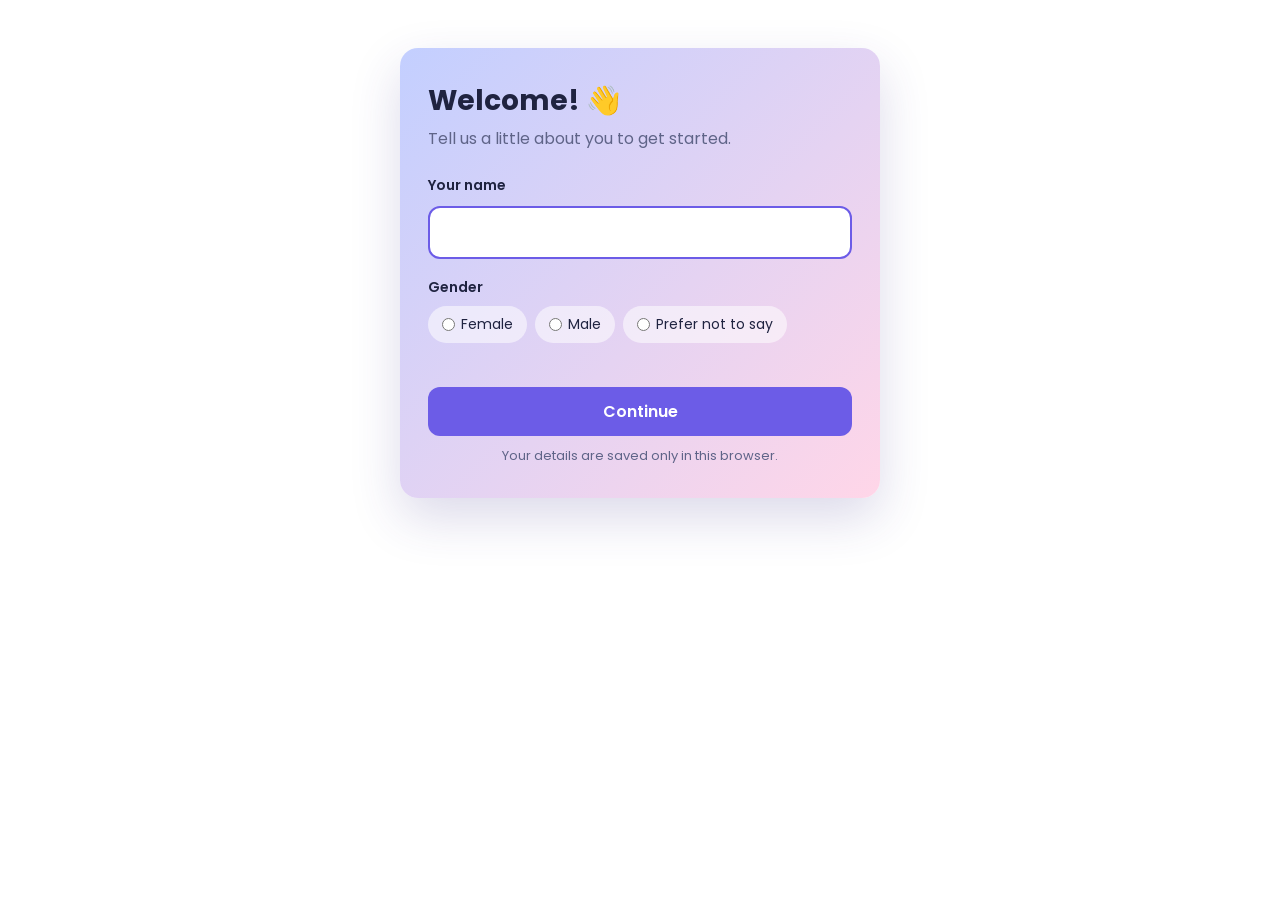
<file: todo/index.html>
<!DOCTYPE html>
<html lang="en">
<head>
  <!-- Tells the browser which characters to use (supports emoji, accents, etc.) -->
  <meta charset="UTF-8">
  <!-- Makes the page scale properly on phones -->
  <meta name="viewport" content="width=device-width, initial-scale=1.0">
  <title>My To-Do List</title>
  <!-- Load the free "Poppins" font from Google Fonts.
       If you're offline, the page falls back to your computer's normal font. -->
  <link rel="preconnect" href="https://fonts.googleapis.com">
  <link rel="preconnect" href="https://fonts.gstatic.com" crossorigin>
  <link href="https://fonts.googleapis.com/css2?family=Poppins:wght@400;600;700&display=swap" rel="stylesheet">
  <!-- Link our stylesheet so the page looks nice -->
  <link rel="stylesheet" href="style.css">
  <!-- Apply the saved light/dark choice straight away, before the page appears,
       so it doesn't flash the wrong colors for a moment.
       (try/catch: some browsers block storage, and that's fine.) -->
  <!-- It also checks whether we already know the user's name. If not, it adds the
       "needs-profile" class, and the CSS shows the welcome screen instead of the list. -->
  <script>
    try {
      const savedTheme = localStorage.getItem("theme");
      if (savedTheme) {
        document.documentElement.dataset.theme = savedTheme;
      }
      if (!localStorage.getItem("profile")) {
        document.documentElement.classList.add("needs-profile");
      }
    } catch (error) {
      document.documentElement.classList.add("needs-profile");
    }
  </script>
</head>
<body>
  <!-- ===== Welcome screen =====
       Shown until the user has entered their name and gender. -->
  <section id="welcome" class="container" aria-labelledby="welcome-title">
    <h1 id="welcome-title">Welcome! 👋</h1>
    <p class="welcome-intro" id="welcome-intro">Tell us a little about you to get started.</p>

    <!-- novalidate: we check the answers ourselves in app.js and show friendly messages -->
    <form id="welcome-form" novalidate>
      <!-- <label for="..."> links the text to the box, so clicking the text focuses the box -->
      <label class="field-label" for="welcome-name">Your name</label>
      <input type="text" id="welcome-name" name="name" maxlength="40" autocomplete="given-name">

      <!-- A <fieldset> groups related choices; its <legend> is the group's label -->
      <fieldset class="gender-options">
        <legend class="field-label">Gender</legend>
        <!-- Radio buttons with the same name="gender": only one can be picked -->
        <label class="choice"><input type="radio" name="gender" value="female"> Female</label>
        <label class="choice"><input type="radio" name="gender" value="male"> Male</label>
        <label class="choice"><input type="radio" name="gender" value="prefer-not-to-say"> Prefer not to say</label>
      </fieldset>

      <!-- Shows a message if something is missing. role="alert" makes screen readers read it out. -->
      <p id="welcome-error" class="form-error" role="alert"></p>

      <button type="submit" id="welcome-submit">Continue</button>
      <!-- Only shown when editing details you already saved (hidden on the first visit) -->
      <button type="button" id="welcome-cancel" hidden>Cancel</button>
      <p class="welcome-note">Your details are saved only in this browser.</p>
    </form>
  </section>

  <!-- The main box that holds everything -->
  <main class="container" id="app">
    <!-- A little clipboard drawing for the top-right corner.
         <svg> lets us draw shapes with code instead of using an image file.
         aria-hidden="true" tells screen readers to skip it (it's just decoration). -->
    <svg class="corner-art" viewBox="0 0 80 80" aria-hidden="true">
      <!-- The clipboard board -->
      <rect class="board" x="14" y="12" width="52" height="62" rx="8" />
      <!-- The metal clip at the top -->
      <rect class="clip" x="28" y="6" width="24" height="12" rx="4" />

      <!-- Row 1: a ticked circle and a line of "text" -->
      <circle class="tick-done" cx="26" cy="32" r="5" />
      <path class="tick-mark" d="M23.5 32 l2 2 l3.5 -4" />
      <line class="row-line done" x1="36" y1="32" x2="56" y2="32" />

      <!-- Row 2: also ticked -->
      <circle class="tick-done" cx="26" cy="46" r="5" />
      <path class="tick-mark" d="M23.5 46 l2 2 l3.5 -4" />
      <line class="row-line done" x1="36" y1="46" x2="52" y2="46" />

      <!-- Row 3: not done yet (empty circle) -->
      <circle class="tick-empty" cx="26" cy="60" r="5" />
      <line class="row-line" x1="36" y1="60" x2="56" y2="60" />

      <!-- A little pink sparkle (a 4-pointed star) -->
      <path class="sparkle" d="M70 6 l2 5 l5 2 l-5 2 l-2 5 l-2 -5 l-5 -2 l5 -2 z" />
    </svg>

    <!-- A greeting with the user's name, and a pencil button to edit their details -->
    <p class="greeting">
      Hi, <span id="greeting-name"></span> 👋
      <button type="button" id="change-profile" aria-label="Edit your name and details" title="Edit your name and details">
        <!-- A small pencil drawn with SVG. currentColor = the button's text color. -->
        <svg viewBox="0 0 24 24" width="14" height="14" aria-hidden="true">
          <path d="M4 20h4L19 9l-4-4L4 16v4z" fill="none" stroke="currentColor" stroke-width="2" stroke-linejoin="round" />
          <path d="M13.5 6.5l4 4" fill="none" stroke="currentColor" stroke-width="2" />
        </svg>
      </button>
    </p>

    <!-- The title with the light/dark mode button just to its right -->
    <div class="title-row">
      <h1>My To-Do List</h1>
      <!-- Switches between light and dark mode. JavaScript sets the icon and label. -->
      <button type="button" id="theme-toggle"></button>
    </div>
    <!-- JavaScript fills this in with today's date -->
    <p id="today"></p>

    <!-- The end-of-day reminder. Shown when it's past your reminder time
         and some of today's tasks aren't done yet. -->
    <div id="reminder-banner" role="status" hidden>
      <span class="reminder-icon" aria-hidden="true">⏰</span>
      <span id="reminder-text"></span>
      <button type="button" id="reminder-dismiss">Dismiss</button>
    </div>

    <!-- The form where you type a new task.
         The text box is a <textarea>, so pressing Enter starts a new line.
         Click "Add" (or press Ctrl+Enter / ⌘+Enter) to add the task. -->
    <form id="task-form">
      <textarea
        id="task-input"
        rows="1"
        placeholder="What do you need to do?"
        aria-label="New task"
      ></textarea>
      <!-- Pick a category for the new task. JavaScript adds the options. -->
      <select id="task-category" aria-label="Category"></select>
      <!-- Pick the day the task is for. Starts on today; choose a later day to plan ahead. -->
      <input type="date" id="task-date" aria-label="Date" title="Day for this task">
      <button type="submit" title="Add task (Ctrl+Enter or ⌘+Enter)">Add</button>
    </form>

    <!-- Filter buttons (All, Projects, ...). JavaScript creates them. -->
    <div id="filters" role="group" aria-label="Show tasks from"></div>

    <!-- The box for making your own category. Hidden until you click "+ New category". -->
    <form id="category-form" hidden>
      <input type="text" id="category-name" maxlength="24" placeholder="Category name" aria-label="New category name" autocomplete="off">
      <button type="submit" id="category-add">Add</button>
      <button type="button" id="category-cancel">Cancel</button>
      <!-- A row of icons to choose from. JavaScript adds them, and picks one
           that matches the name as you type. -->
      <div id="icon-picker" role="radiogroup" aria-label="Choose an icon"></div>
      <p id="category-error" class="form-error" role="alert"></p>
    </form>

    <!-- A row just above the list with the All / Active / Done switch -->
    <div class="list-toolbar">
      <!-- data-status="..." is a custom attribute JavaScript reads to know which button is which -->
      <div id="status-filter" role="group" aria-label="Show tasks that are">
        <button type="button" data-status="all">All</button>
        <button type="button" data-status="active">Active</button>
        <button type="button" data-status="done">Done</button>
      </div>

      <!-- Only shown when one of your own categories is selected -->
      <button type="button" id="edit-category" hidden>Edit category</button>
      <button type="button" id="delete-category" hidden>Delete category</button>
    </div>

    <!-- An empty list. JavaScript will fill it with tasks. -->
    <ul id="task-list" class="task-list"></ul>

    <!-- Shows how many tasks are left -->
    <p id="task-count"></p>

    <!-- Reminder setting: on/off and the time -->
    <div class="reminder-setting">
      <label for="reminder-on">
        <input type="checkbox" id="reminder-on">
        Remind me about unfinished tasks at
      </label>
      <input type="time" id="reminder-time" aria-label="Reminder time">
      <p id="reminder-note"></p>
    </div>

    <!-- Upcoming: tasks planned for later days.
         JavaScript fills in #upcoming-list. -->
    <section id="upcoming">
      <h2>Upcoming</h2>
      <div id="upcoming-list"></div>
    </section>

    <!-- History: everything you've finished, grouped by day.
         JavaScript fills in #history-list. -->
    <section id="history">
      <h2>History</h2>
      <div id="history-list"></div>
    </section>
  </main>

  <!-- The "All done for today! 🎉" message that pops up when every task is finished.
       role="status" makes screen readers read it out loud too. -->
  <div id="toast" role="status"></div>

  <!-- Load our JavaScript last, so the HTML above already exists when it runs -->
  <script src="app.js"></script>
</body>
</html>
</file>
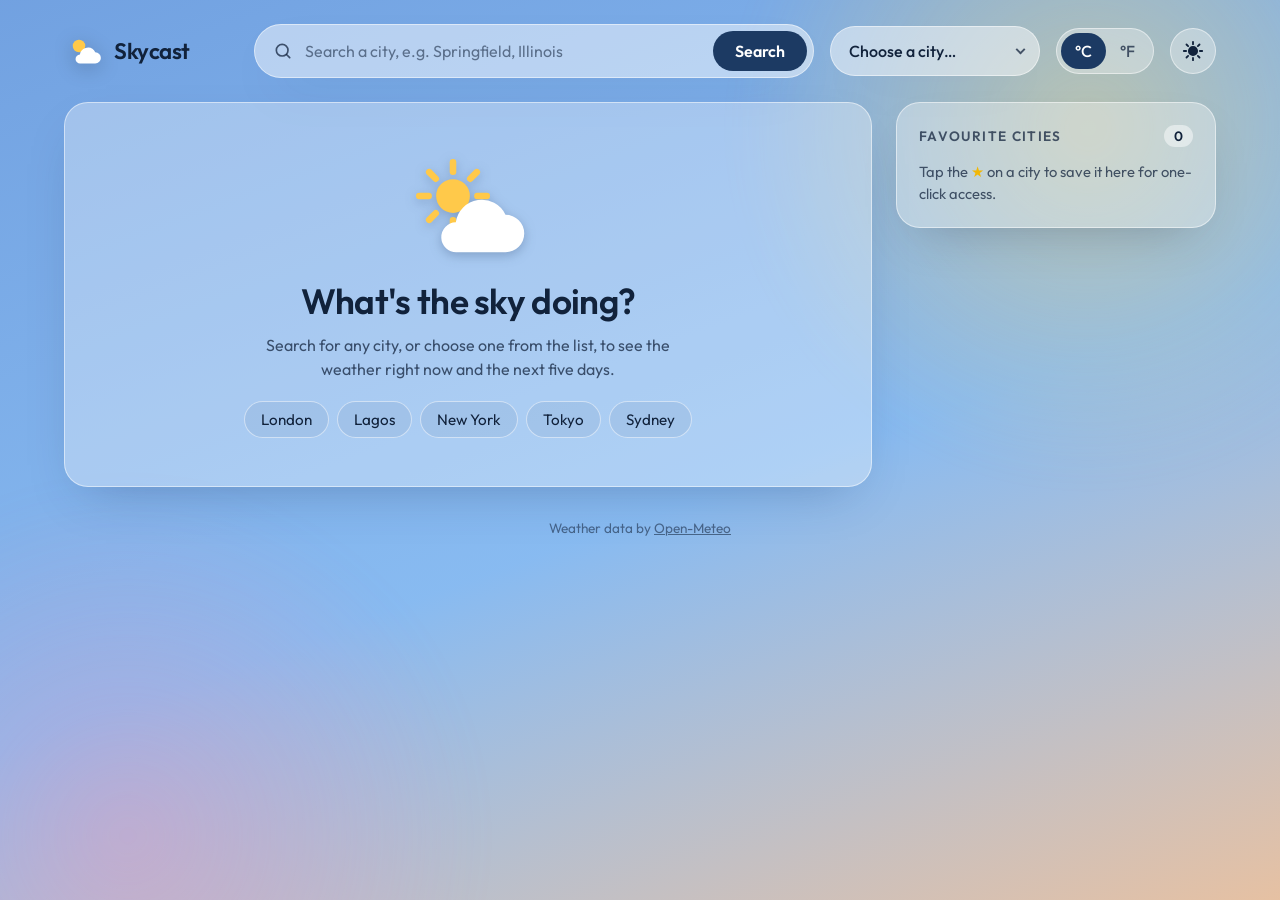
<file: weather/index.html>
<!doctype html>
<html lang="en">
  <head>
    <meta charset="UTF-8" />
    <meta name="viewport" content="width=device-width, initial-scale=1.0" />
    <meta name="description" content="Search any city for the current weather and a 5-day forecast." />
    <title>Skycast · Weather Dashboard</title>
    <script>
      // Pick light or dark mode before the page draws, so it doesn't flash.
      // main.js keeps it up to date after that.
      (function () {
        var saved = null;
        try {
          saved = JSON.parse(localStorage.getItem('weather-dashboard.mode.v1'));
        } catch (e) {}
        var dark = saved ? saved === 'dark' : matchMedia('(prefers-color-scheme: dark)').matches;
        document.documentElement.dataset.mode = dark ? 'dark' : 'light';
      })();
    </script>
    <link rel="preconnect" href="https://fonts.googleapis.com" />
    <link rel="preconnect" href="https://fonts.gstatic.com" crossorigin />
    <link
      href="https://fonts.googleapis.com/css2?family=Outfit:wght@300;400;500;600;700&display=swap"
      rel="stylesheet"
    />
    <script type="module" crossorigin src="./assets/index-BolI_72C.js"></script>
    <link rel="stylesheet" crossorigin href="./assets/index-B1X0Vc1r.css">
  </head>
  <body data-theme="sunny">
    <div class="sky" aria-hidden="true">
      <div class="sky__glow"></div>
      <div class="sky__glow sky__glow--2"></div>
    </div>

    <div class="app">
      <header class="topbar">
        <a class="brand" href="./" aria-label="Skycast home">
          <svg viewBox="0 0 64 64" aria-hidden="true">
            <circle cx="24" cy="24" r="10" fill="#FFC94A" />
            <path fill="#fff" d="M26 52h24a9 9 0 0 0 0-18 13 13 0 0 0-24.6 3.6A7.2 7.2 0 0 0 26 52z" />
          </svg>
          <span>Skycast</span>
        </a>

        <form class="search" id="search-form" role="search" autocomplete="off">
          <label class="visually-hidden" for="search-input">City name</label>
          <svg class="search__icon" viewBox="0 0 24 24" aria-hidden="true">
            <circle cx="11" cy="11" r="7" fill="none" stroke="currentColor" stroke-width="2" />
            <path d="m20 20-3.5-3.5" stroke="currentColor" stroke-width="2" stroke-linecap="round" />
          </svg>
          <input id="search-input" type="search" placeholder="Search a city, e.g. Springfield, Illinois" maxlength="80" />
          <button class="search__btn" id="search-btn" type="submit">
            <span class="search__label">Search</span>
            <span class="spinner" aria-hidden="true"></span>
          </button>
        </form>

        <div class="city-pick">
          <label class="visually-hidden" for="city-select">Choose a city</label>
          <span class="select">
            <select id="city-select">
              <option value="">Choose a city…</option>
            </select>
          </span>
        </div>

        <div class="units" role="group" aria-label="Temperature units">
          <button type="button" data-units="metric" aria-pressed="true">°C</button>
          <button type="button" data-units="imperial" aria-pressed="false">°F</button>
        </div>

        <button type="button" class="mode-btn" id="mode-btn" aria-label="Switch to dark mode">
          <svg class="mode-btn__sun" viewBox="0 0 24 24" aria-hidden="true">
            <circle cx="12" cy="12" r="4.5" />
            <path d="M12 2v2.5M12 19.5V22M2 12h2.5M19.5 12H22M4.9 4.9l1.8 1.8M17.3 17.3l1.8 1.8M4.9 19.1l1.8-1.8M17.3 6.7l1.8-1.8" />
          </svg>
          <svg class="mode-btn__moon" viewBox="0 0 24 24" aria-hidden="true">
            <path d="M20 14.5A8.5 8.5 0 1 1 9.5 4a6.6 6.6 0 0 0 10.5 10.5z" />
          </svg>
        </button>
      </header>

      <main class="layout">
        <section class="main" id="main" aria-live="polite" aria-busy="false"></section>

        <aside class="panel favourites" aria-labelledby="fav-title">
          <div class="panel__head">
            <h2 id="fav-title">Favourite cities</h2>
            <span class="count" id="fav-count">0</span>
          </div>
          <ul class="fav-list" id="fav-list"></ul>
          <p class="fav-empty" id="fav-empty">
            Tap the <span class="star-inline">★</span> on a city to save it here for one-click access.
          </p>
        </aside>
      </main>

      <footer class="footer">
        Weather data by <a href="https://open-meteo.com" target="_blank" rel="noopener">Open-Meteo</a>
      </footer>
    </div>

  </body>
</html>
</file>
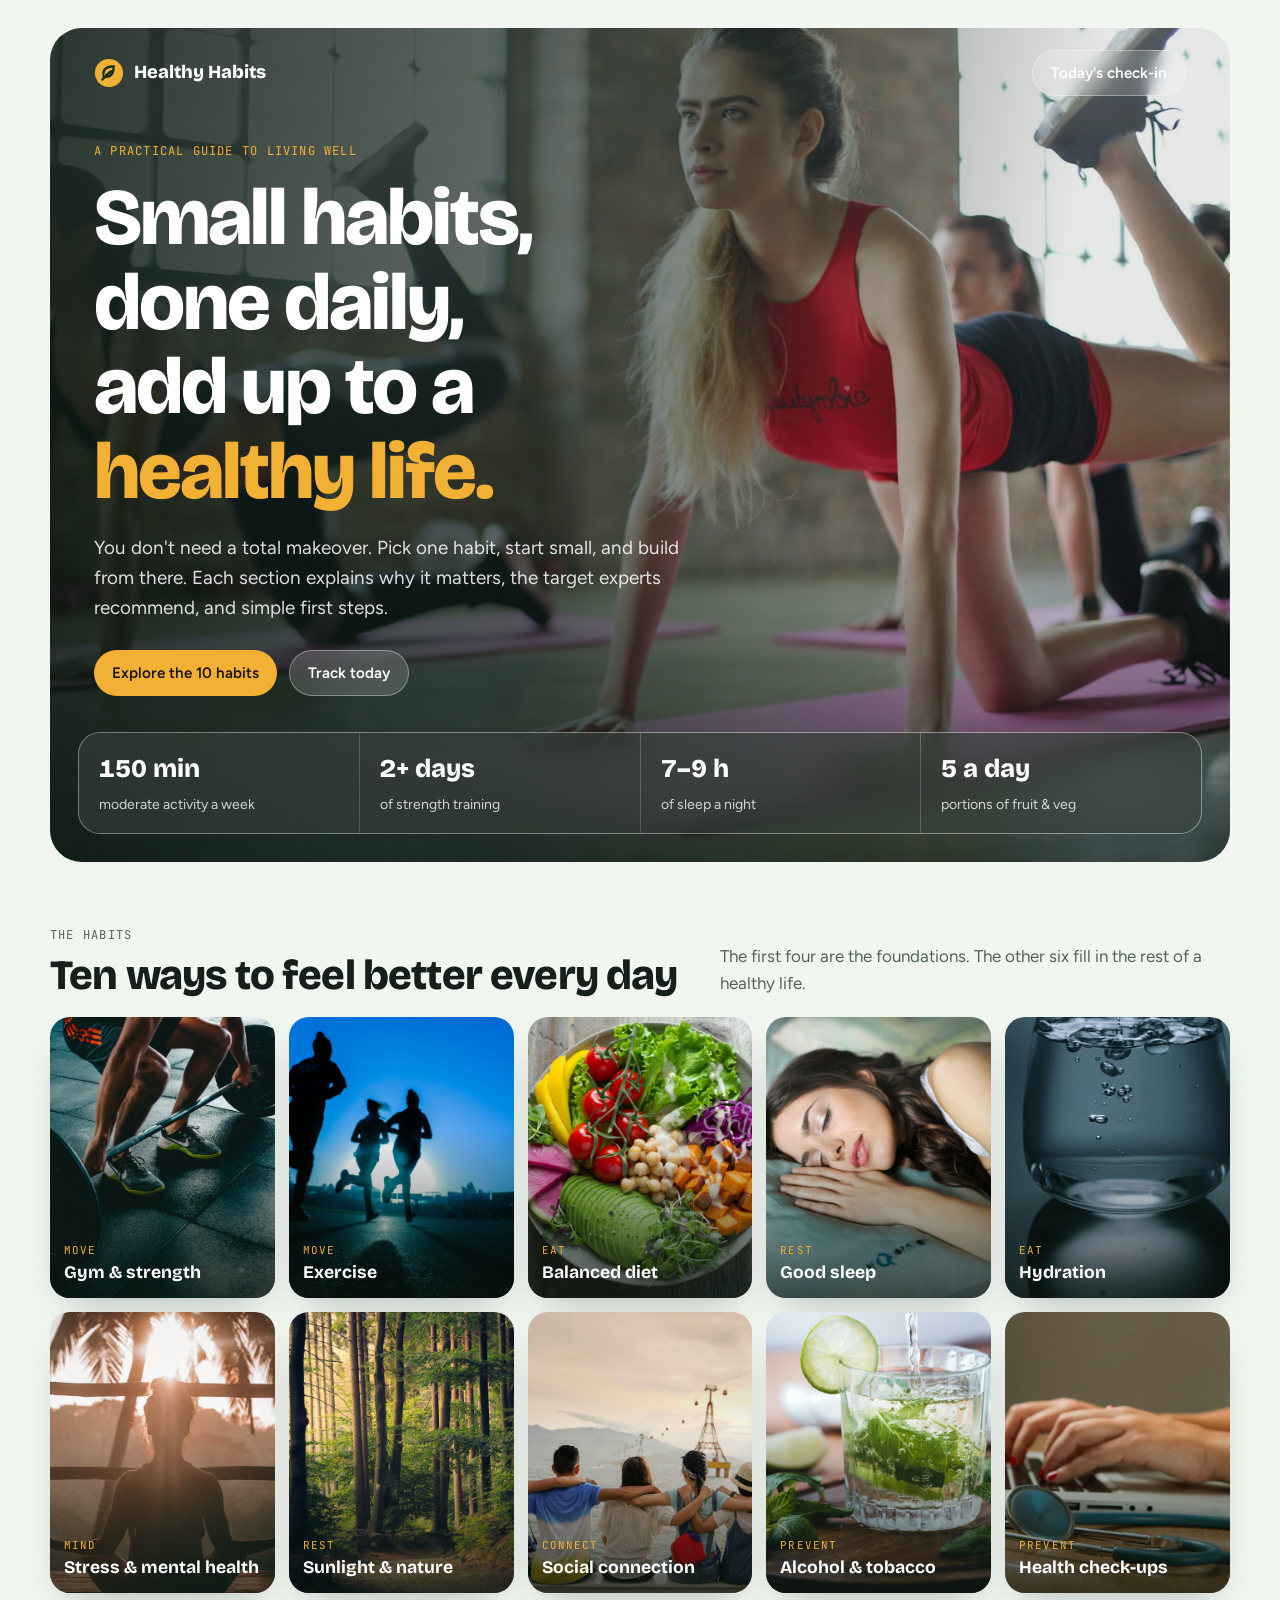
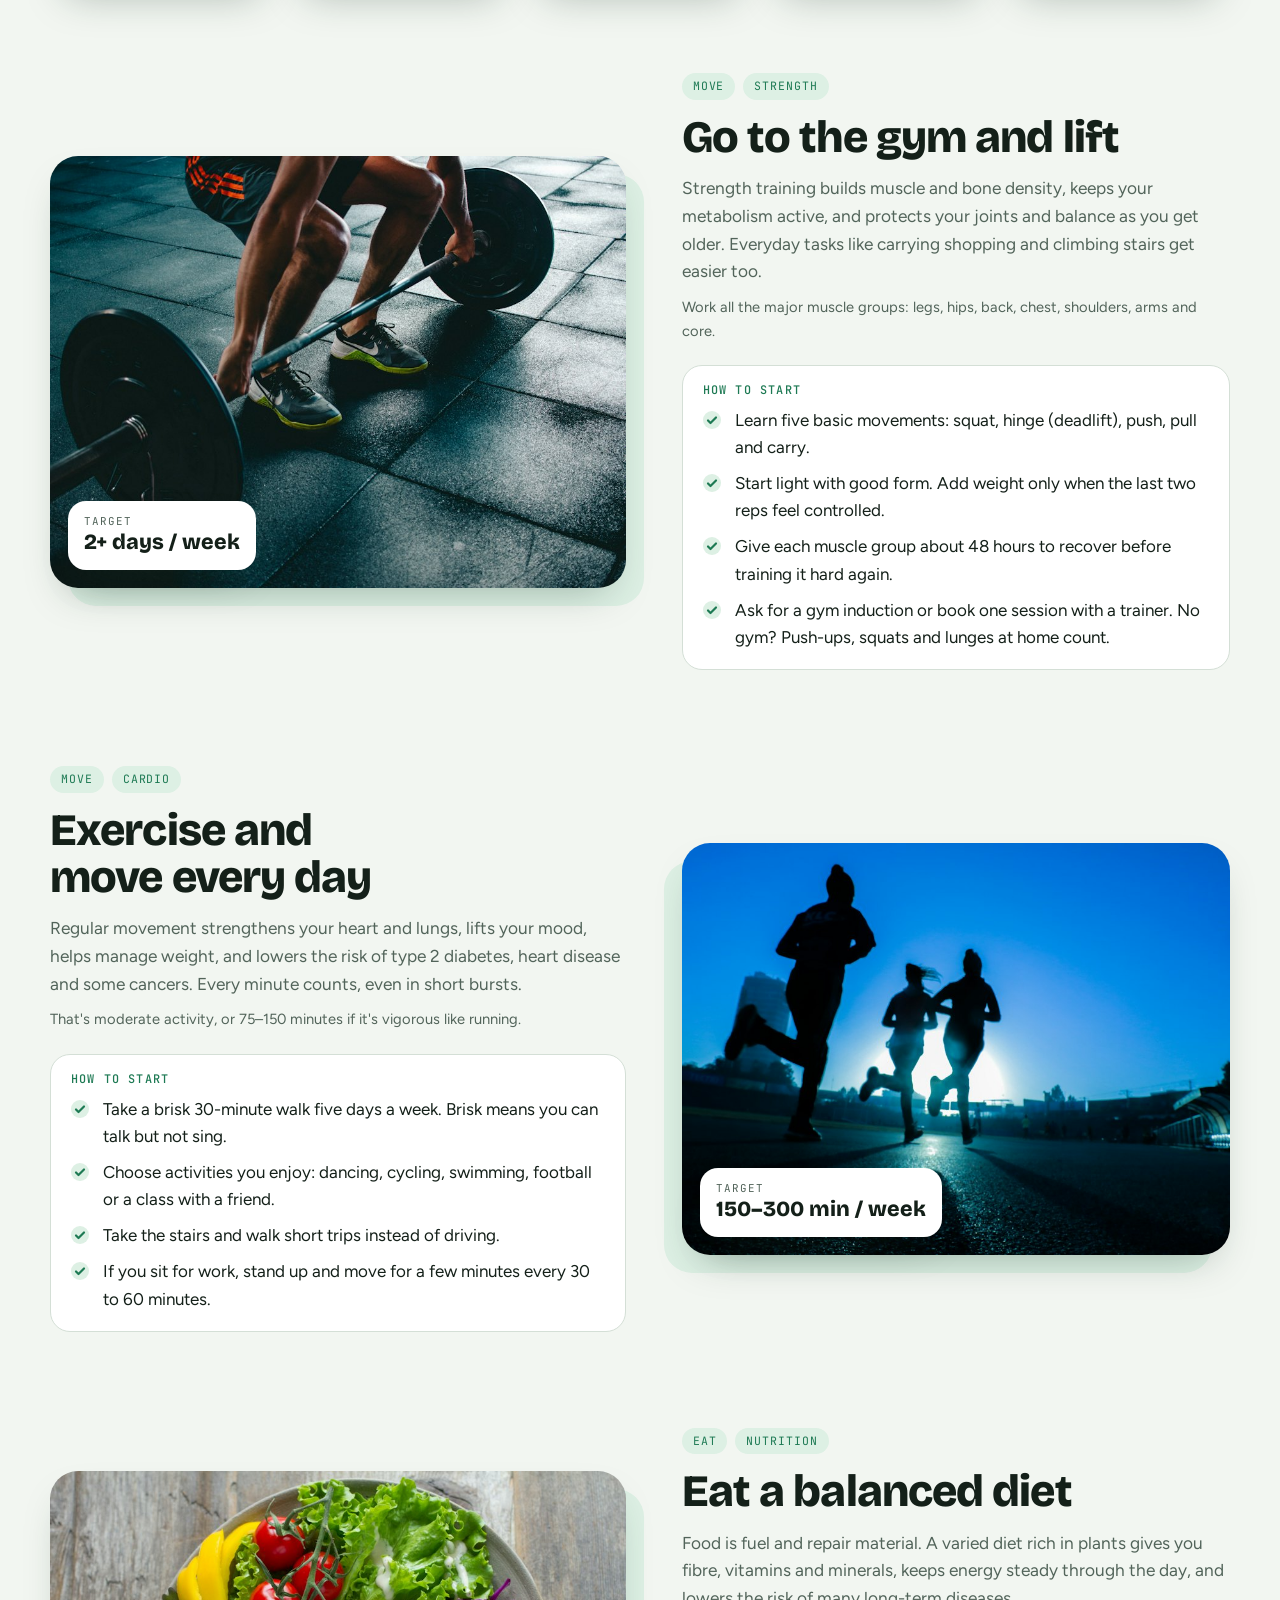
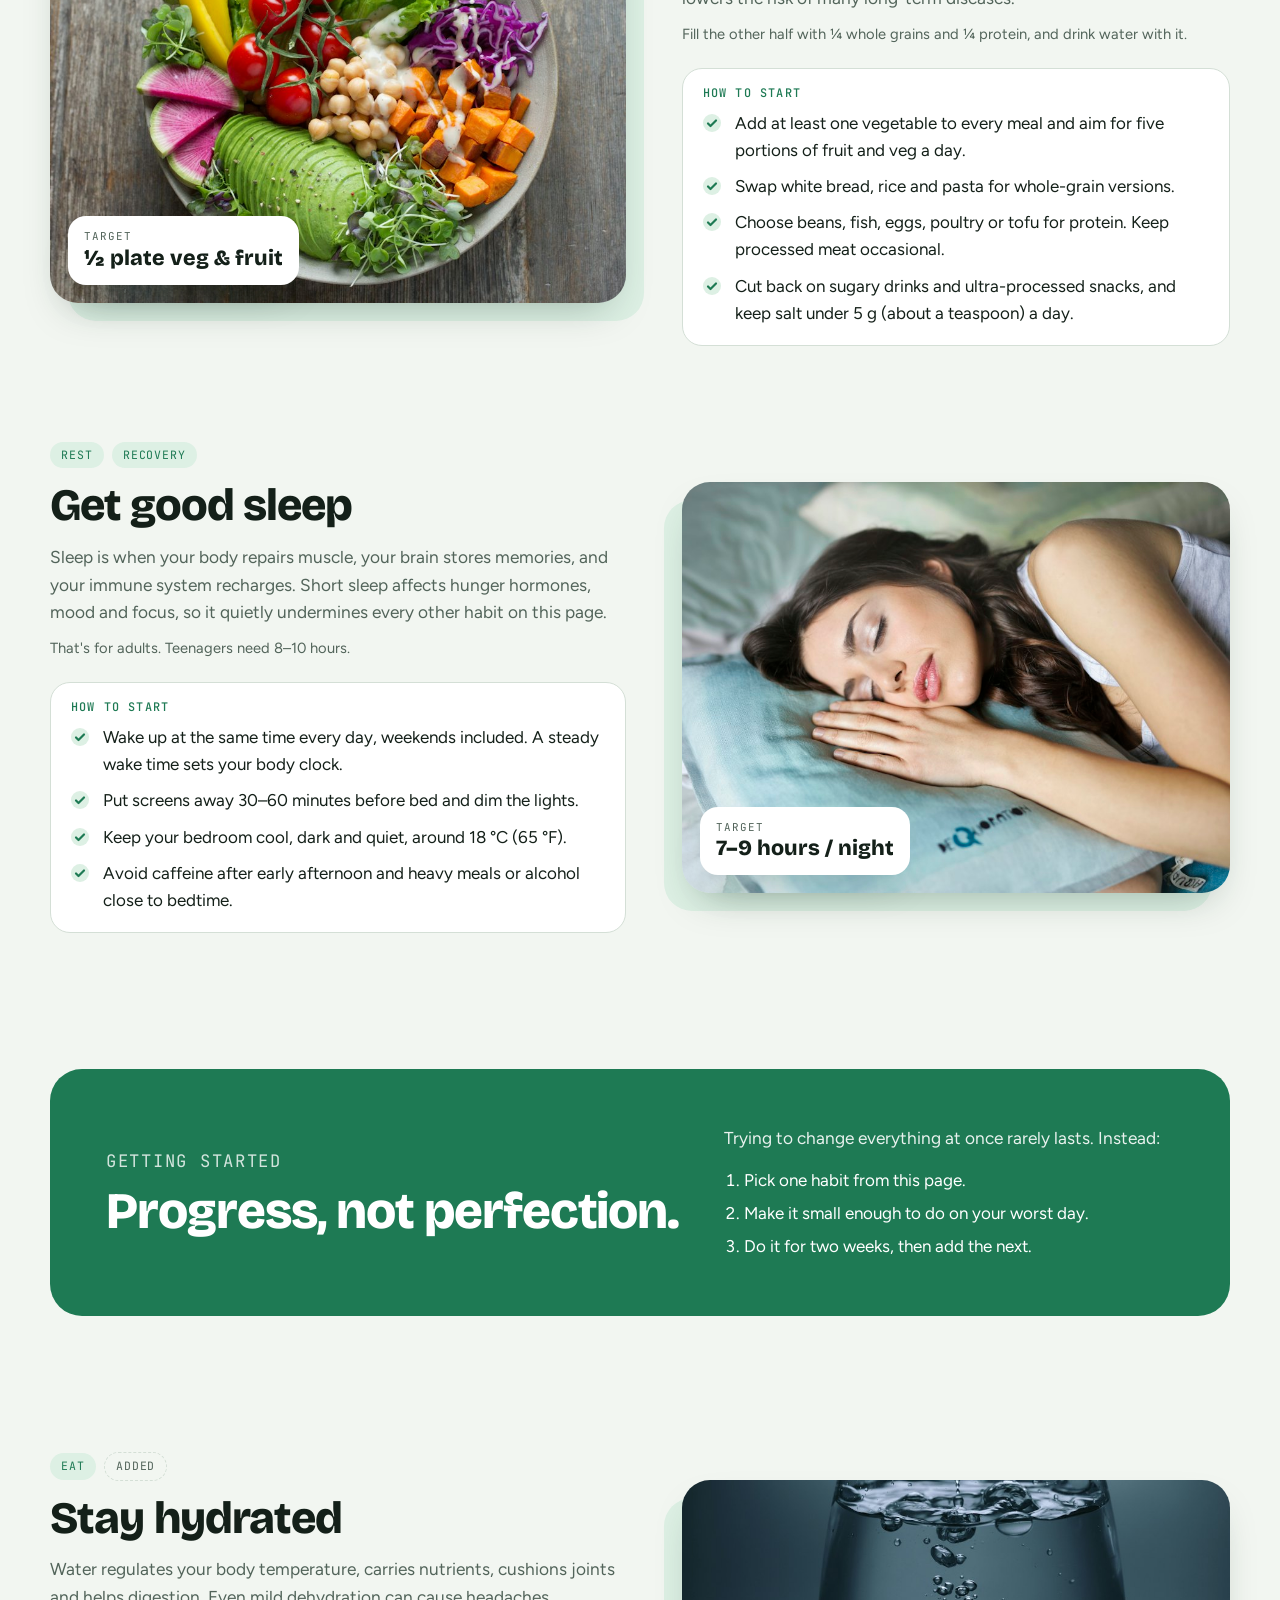
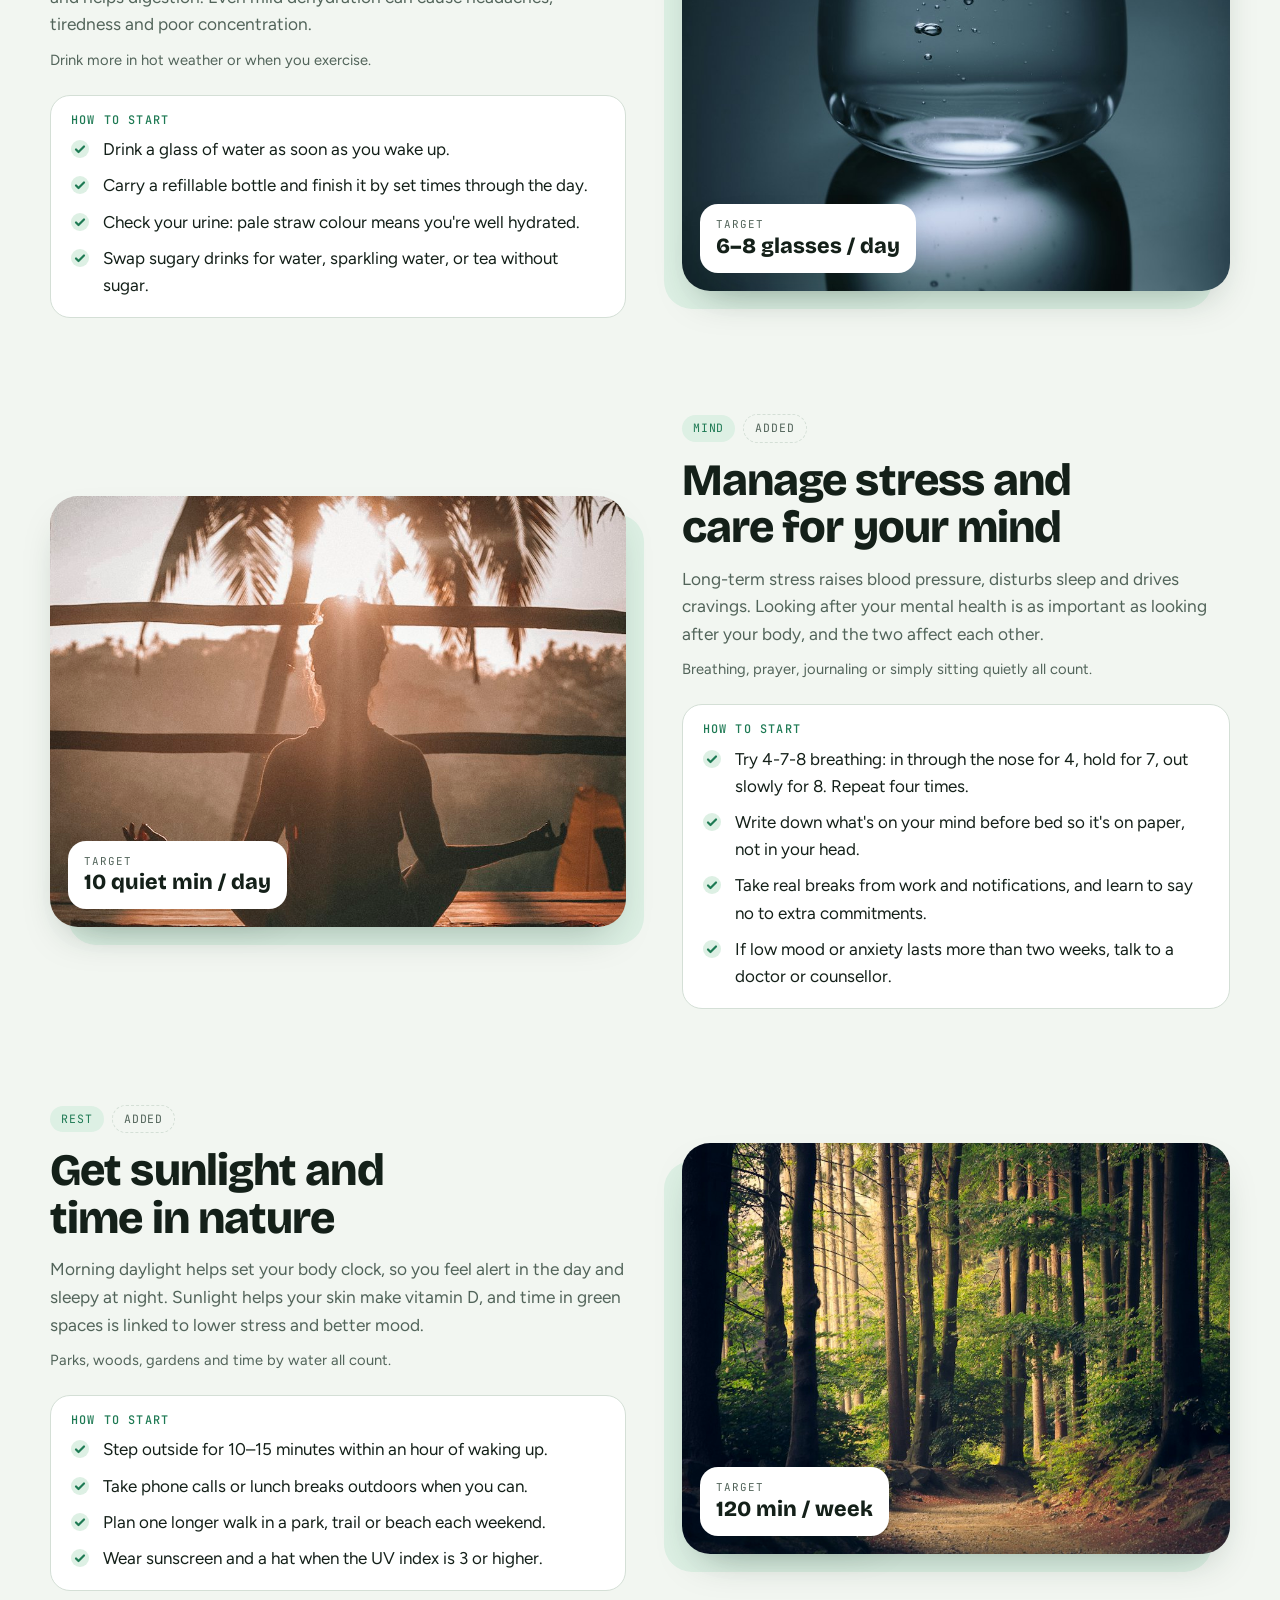
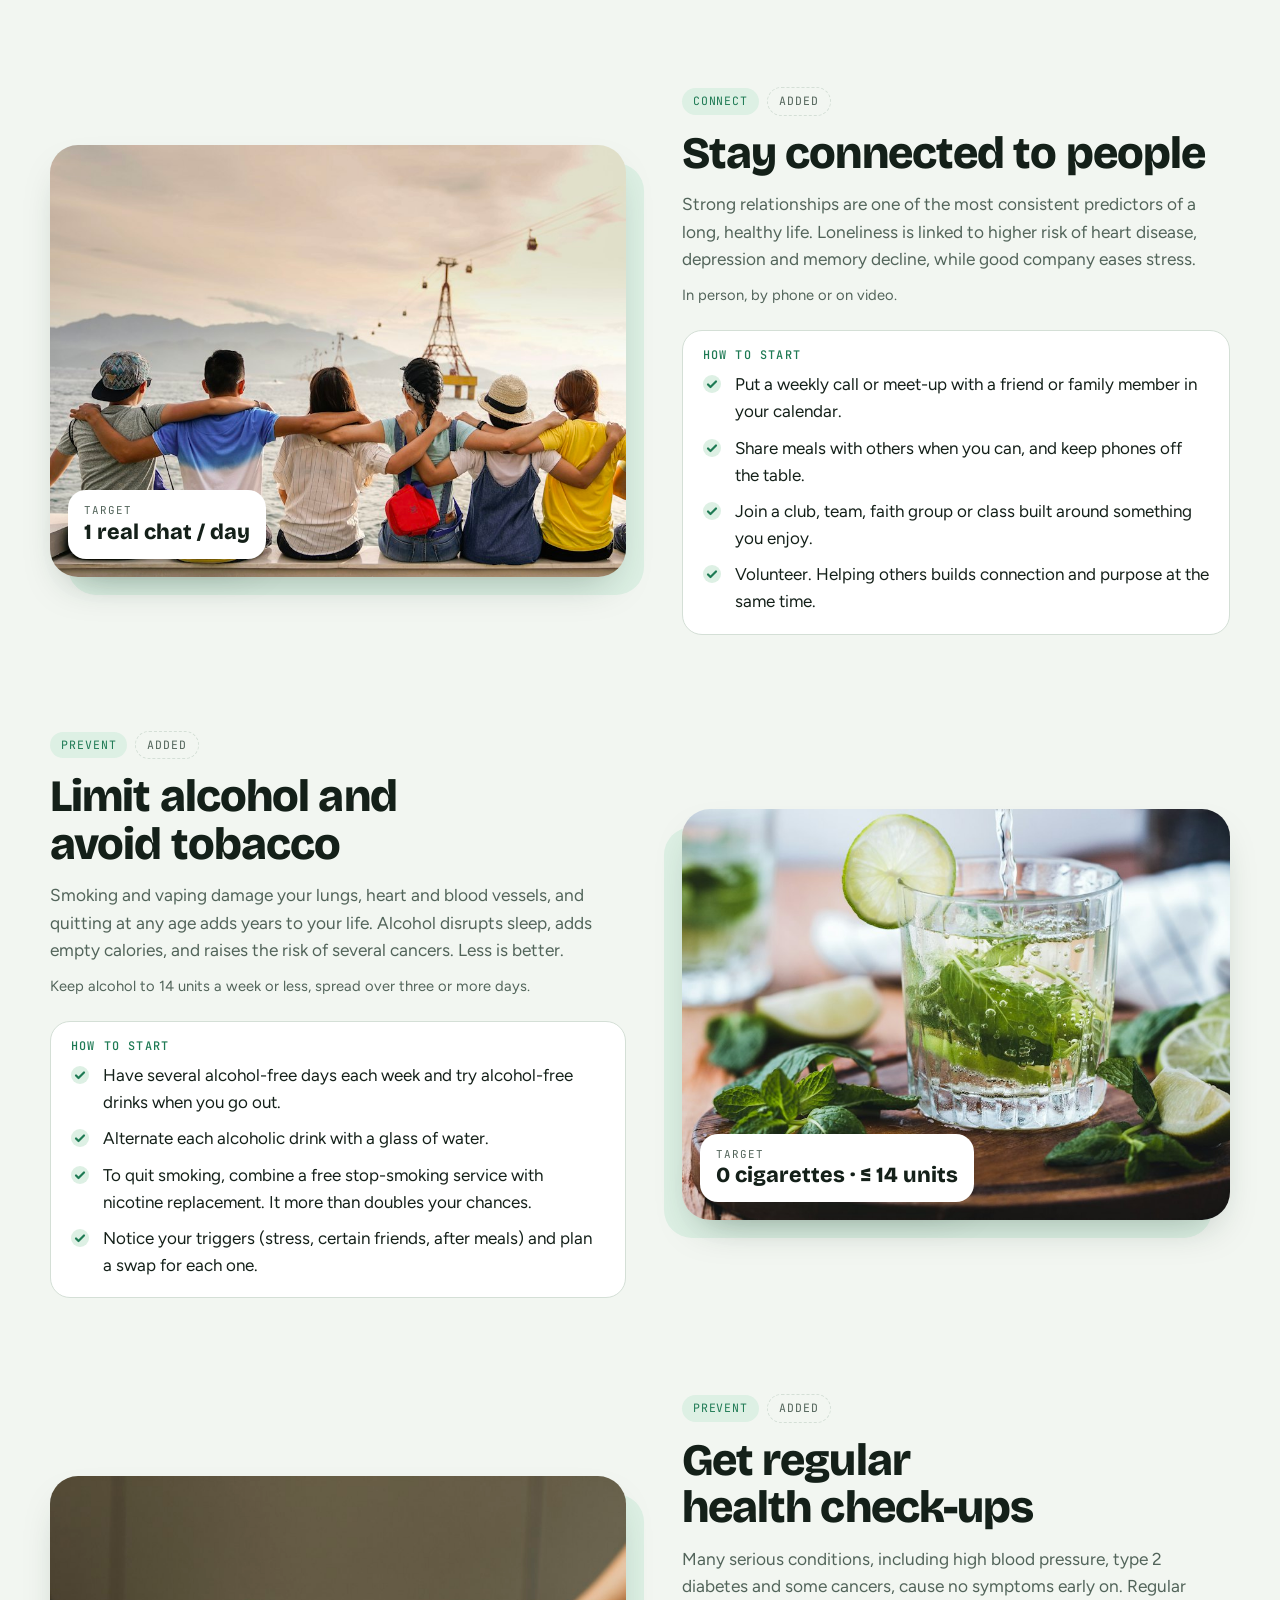
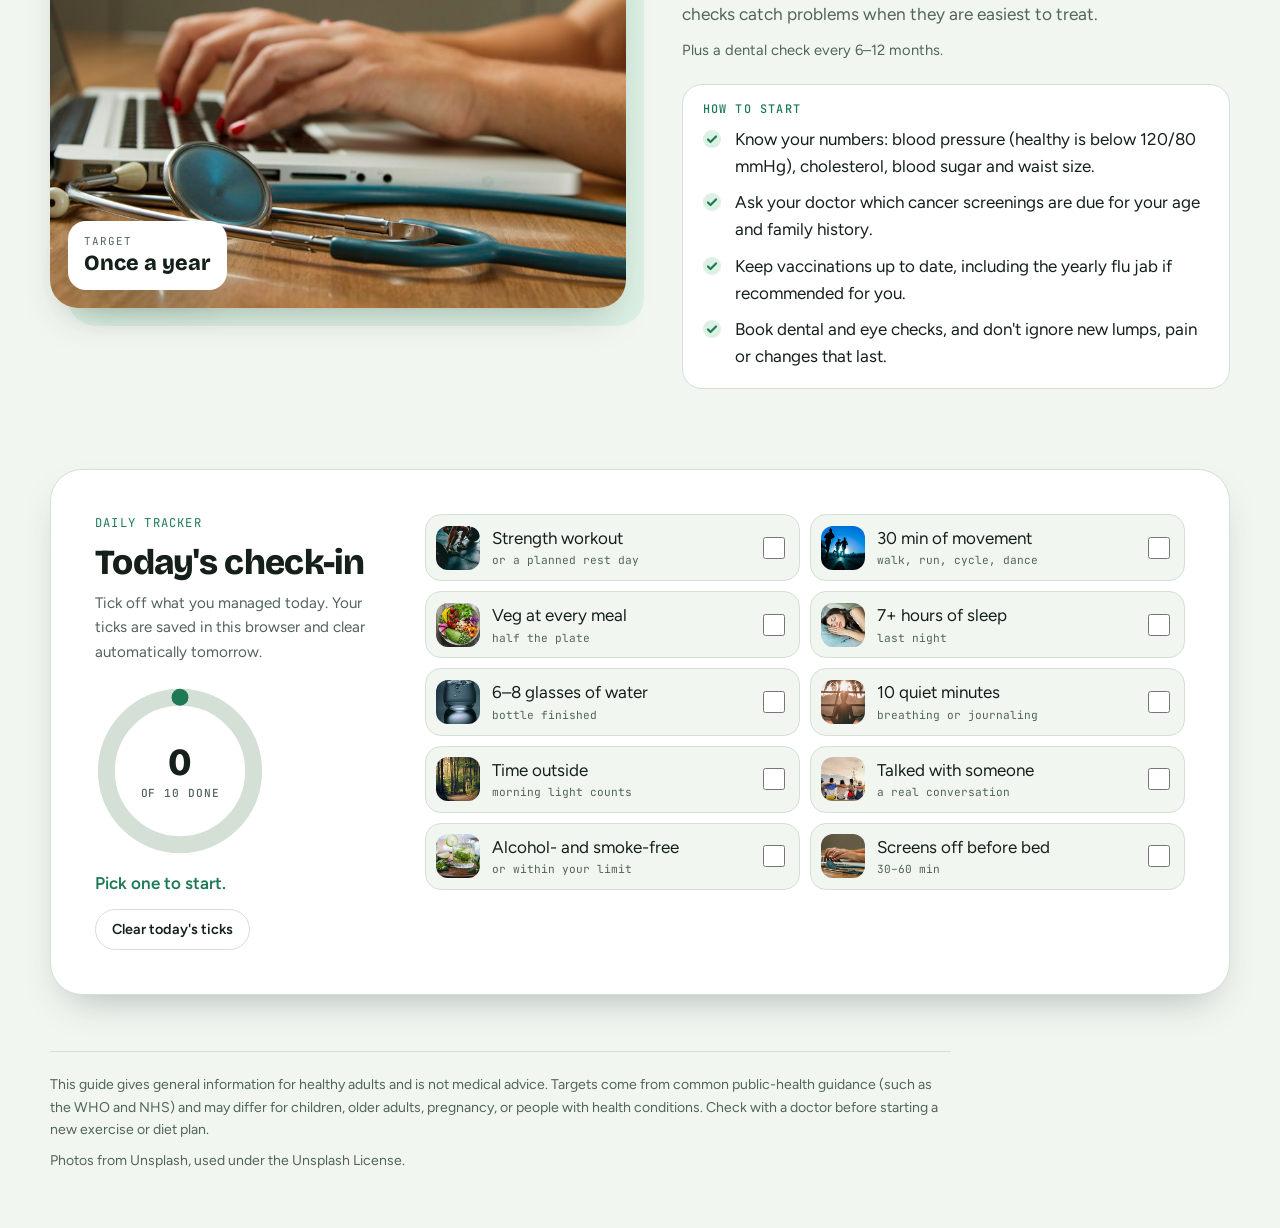
<file: healthy/healthy-habits.html>
<!doctype html>
<html lang="en">
<meta charset="utf-8">
<meta name="viewport" content="width=device-width, initial-scale=1">
<title>Healthy Habits Guide</title>
<link rel="preconnect" href="https://fonts.googleapis.com">
<link rel="preconnect" href="https://fonts.gstatic.com" crossorigin>
<link rel="stylesheet" href="https://fonts.googleapis.com/css2?family=Bricolage+Grotesque:opsz,wght@12..96,500;12..96,700;12..96,800&family=Figtree:wght@400;500;600&family=JetBrains+Mono:wght@500&display=swap">
<style>
/* Layout: photo-led field guide. Full-bleed photo hero with a floating targets bar, a photo-tile index, zigzag habit spreads with badges pinned to each photo, a motivational band, then the daily check-in. */
:root {
  --bg: #F2F6F1;
  --surface: #FFFFFF;
  --fg: #142019;
  --muted: #52645A;
  --line: #D4DFD6;
  --accent: #1E7A54;
  --accent-soft: #DDF0E4;
  --accent-ink: #FFFFFF;
  --sun: #F2B134;
  --coral: #E8684A;
  --on-photo: #FFFFFF;
  --shade: rgba(9, 20, 14, .72);
  --shadow: 0 18px 40px -18px rgba(20, 50, 35, .35);

  --display: "Bricolage Grotesque", "Avenir Next", "Segoe UI", system-ui, sans-serif;
  --body: "Figtree", "Helvetica Neue", Arial, system-ui, sans-serif;
  --mono: "JetBrains Mono", ui-monospace, "SF Mono", Menlo, monospace;
}
@media (prefers-color-scheme: dark) {
  :root:not([data-theme="light"]) {
    --bg: #0E1612; --surface: #16211B; --fg: #E4EEE8; --muted: #9CB0A5; --line: #283A31;
    --accent: #5CC994; --accent-soft: #183326; --accent-ink: #0E1612; --sun: #F0B445; --coral: #EF7D61;
    --shadow: 0 18px 40px -18px rgba(0, 0, 0, .7);
    color-scheme: dark;
  }
}
:root[data-theme="dark"] {
  --bg: #0E1612; --surface: #16211B; --fg: #E4EEE8; --muted: #9CB0A5; --line: #283A31;
  --accent: #5CC994; --accent-soft: #183326; --accent-ink: #0E1612; --sun: #F0B445; --coral: #EF7D61;
  --shadow: 0 18px 40px -18px rgba(0, 0, 0, .7);
  color-scheme: dark;
}

* { box-sizing: border-box; }
body {
  background: var(--bg); color: var(--fg);
  font-family: var(--body); font-size: 1.0625rem; line-height: 1.6;
  padding-inline: 20px; padding-block: 20px 48px;
}
.wrap { max-width: 1180px; margin-inline: auto; }
h1, h2, h3 { font-family: var(--display); text-wrap: balance; margin: 0; line-height: 1.06; }
p { margin: 0; }
img { display: block; max-width: 100%; }
:focus-visible { outline: 3px solid var(--accent); outline-offset: 3px; border-radius: 8px; }
.eyebrow {
  font-family: var(--mono); font-size: .76rem; letter-spacing: .1em; text-transform: uppercase; color: var(--accent);
}

/* ---------- Hero ---------- */
.hero {
  position: relative; border-radius: 32px; overflow: hidden; min-height: 560px;
  display: flex; flex-direction: column; justify-content: space-between;
  color: var(--on-photo); isolation: isolate;
}
.hero > img { position: absolute; inset: 0; width: 100%; height: 100%; object-fit: cover; z-index: -2; transform: scale(1.04); animation: settle 1.6s ease-out forwards; }
.hero::before {
  content: ""; position: absolute; inset: 0; z-index: -1;
  background: linear-gradient(100deg, rgba(8, 22, 15, .86) 0%, rgba(8, 22, 15, .6) 45%, rgba(8, 22, 15, .1) 80%),
              linear-gradient(0deg, rgba(8, 22, 15, .7) 0%, transparent 40%);
}
@keyframes settle { to { transform: scale(1); } }
.nav { display: flex; justify-content: space-between; align-items: center; gap: 12px; padding: 22px clamp(20px, 4vw, 44px); }
.brand { font-family: var(--display); font-weight: 800; font-size: 1.15rem; display: flex; align-items: center; gap: 10px; }
.brand svg { width: 30px; height: 30px; }
.pill {
  display: inline-flex; align-items: center; gap: 8px; text-decoration: none; font-weight: 600; font-size: .95rem;
  padding: 10px 18px; border-radius: 999px; transition: transform .15s, background .15s;
}
.pill:hover { transform: translateY(-1px); }
.pill.light { background: rgba(255, 255, 255, .16); color: var(--on-photo); border: 1px solid rgba(255, 255, 255, .35); backdrop-filter: blur(8px); }
.pill.solid { background: var(--sun); color: #1B1405; }
.hero-copy { padding: 24px clamp(20px, 4vw, 44px) 0; max-width: 700px; }
.hero-copy .eyebrow { color: var(--sun); }
.hero h1 { font-size: clamp(2.6rem, 6.4vw, 5rem); font-weight: 800; letter-spacing: -.025em; margin-top: 14px; }
.hero h1 em { font-style: normal; color: var(--sun); }
.hero .lede { margin-top: 18px; font-size: 1.18rem; color: rgba(255, 255, 255, .86); max-width: 33em; }
.hero .ctas { display: flex; flex-wrap: wrap; gap: 12px; margin-top: 26px; }
.targets {
  margin: 36px clamp(14px, 3vw, 28px) clamp(14px, 3vw, 28px);
  display: grid; grid-template-columns: repeat(4, minmax(0, 1fr)); gap: 1px;
  background: rgba(255, 255, 255, .22); border-radius: 22px; overflow: hidden;
  backdrop-filter: blur(14px); border: 1px solid rgba(255, 255, 255, .25);
}
.targets div { background: rgba(10, 24, 17, .5); padding: 16px 20px; }
.targets b { display: block; font-family: var(--display); font-size: 1.6rem; font-weight: 800; font-variant-numeric: tabular-nums; }
.targets span { font-size: .88rem; color: rgba(255, 255, 255, .78); }

/* ---------- Photo index ---------- */
.section-head { display: flex; justify-content: space-between; align-items: end; gap: 16px; flex-wrap: wrap; margin-bottom: 20px; }
.section-head h2 { font-size: clamp(1.8rem, 3.6vw, 2.6rem); font-weight: 800; letter-spacing: -.02em; margin-top: 8px; }
.section-head p { color: var(--muted); max-width: 30em; }
.index { padding-block: 64px 24px; }
.tiles { list-style: none; padding: 0; margin: 0; display: grid; grid-template-columns: repeat(5, minmax(0, 1fr)); gap: 14px; }
.tiles a {
  position: relative; display: block; aspect-ratio: 4 / 5; border-radius: 20px; overflow: hidden;
  text-decoration: none; color: var(--on-photo); box-shadow: var(--shadow);
}
.tiles img { width: 100%; height: 100%; object-fit: cover; transition: transform .5s ease; }
.tiles a::after { content: ""; position: absolute; inset: 0; background: linear-gradient(0deg, var(--shade) 0%, transparent 60%); }
.tiles a:hover img { transform: scale(1.07); }
.tiles .t { position: absolute; left: 14px; right: 14px; bottom: 12px; z-index: 1; }
.tiles .t small { display: block; font-family: var(--mono); font-size: .68rem; letter-spacing: .1em; text-transform: uppercase; color: var(--sun); }
.tiles .t span { font-family: var(--display); font-weight: 700; font-size: 1.1rem; line-height: 1.15; }

/* ---------- Habit spreads ---------- */
.habits { display: grid; gap: 96px; padding-block: 56px 24px; }
.habit { display: grid; grid-template-columns: 1.05fr 1fr; gap: 56px; align-items: center; scroll-margin-top: 24px; }
.habit > * { min-width: 0; }
.habit:nth-child(even) .photo { order: 2; }
.photo { position: relative; }
.photo img {
  width: 100%; aspect-ratio: 4 / 3; object-fit: cover; border-radius: 28px; box-shadow: var(--shadow);
}
.photo::before {
  content: ""; position: absolute; inset: 18px -18px -18px 18px; border-radius: 28px; z-index: -1;
  background: var(--accent-soft);
}
.habit:nth-child(even) .photo::before { inset: 18px 18px -18px -18px; }
.photo { isolation: isolate; }
.badge {
  position: absolute; left: 18px; bottom: 18px; background: var(--surface); color: var(--fg);
  border-radius: 18px; padding: 12px 16px; box-shadow: var(--shadow); max-width: calc(100% - 36px);
}
.badge small { display: block; font-family: var(--mono); font-size: .68rem; letter-spacing: .1em; text-transform: uppercase; color: var(--muted); }
.badge b { font-family: var(--display); font-size: 1.35rem; font-weight: 800; line-height: 1.2; }
.cat { display: flex; align-items: center; gap: 8px; flex-wrap: wrap; }
.tag {
  font-family: var(--mono); font-size: .72rem; letter-spacing: .08em; text-transform: uppercase;
  padding: 4px 11px; border-radius: 999px; background: var(--accent-soft); color: var(--accent);
}
.tag.new { background: transparent; border: 1px dashed var(--line); color: var(--muted); }
.habit h2 { font-size: clamp(1.9rem, 3.6vw, 2.8rem); font-weight: 800; letter-spacing: -.02em; margin-top: 14px; }
.habit .why { margin-top: 14px; color: var(--muted); max-width: 36em; font-size: 1.08rem; }
.habit .target-note { margin-top: 10px; font-size: .92rem; color: var(--muted); }
.steps-box { margin-top: 22px; background: var(--surface); border: 1px solid var(--line); border-radius: 20px; padding: 18px 20px; }
.steps-box h3 { font-family: var(--mono); font-size: .74rem; font-weight: 500; letter-spacing: .1em; text-transform: uppercase; color: var(--accent); }
.steps { list-style: none; padding: 0; margin: 10px 0 0; display: grid; gap: 9px; }
.steps li { display: grid; grid-template-columns: 24px 1fr; gap: 8px; align-items: start; }
.steps li::before {
  content: ""; width: 18px; height: 18px; margin-top: 4px; border-radius: 50%;
  background: var(--accent-soft) url("data:image/svg+xml,%3Csvg xmlns='http://www.w3.org/2000/svg' viewBox='0 0 18 18'%3E%3Cpath d='M5 9.5l2.5 2.5L13 6.5' fill='none' stroke='%231E7A54' stroke-width='2.2' stroke-linecap='round' stroke-linejoin='round'/%3E%3C/svg%3E") center / 18px no-repeat;
}

/* ---------- Band ---------- */
.band {
  margin-block: 40px; border-radius: 32px; padding: clamp(28px, 5vw, 56px);
  background: var(--accent); color: var(--accent-ink);
  display: grid; grid-template-columns: 1.3fr 1fr; gap: 32px; align-items: center;
}
.band > * { min-width: 0; }
.band h2 { font-size: clamp(2rem, 4.4vw, 3.2rem); font-weight: 800; letter-spacing: -.02em; }
.band p { font-size: 1.08rem; opacity: .9; }
.band ol { margin: 14px 0 0; padding-left: 1.2em; display: grid; gap: 6px; }

/* ---------- Check-in ---------- */
.checkin {
  margin-top: 56px; background: var(--surface); border: 1px solid var(--line); border-radius: 32px;
  padding: clamp(22px, 4vw, 44px); display: grid; grid-template-columns: 290px 1fr; gap: 40px; align-items: start;
  scroll-margin-top: 24px; box-shadow: var(--shadow);
}
.checkin > * { min-width: 0; }
.checkin h2 { font-size: 2.2rem; font-weight: 800; margin-top: 10px; letter-spacing: -.02em; }
.checkin p.note { color: var(--muted); margin-top: 10px; font-size: .95rem; }
.ring { margin-top: 22px; position: relative; width: 170px; height: 170px; }
.ring svg { width: 100%; height: 100%; transform: rotate(-90deg); }
.ring .count {
  position: absolute; inset: 0; display: grid; place-content: center; text-align: center;
  font-family: var(--display); font-weight: 800; font-size: 2.4rem; line-height: 1; font-variant-numeric: tabular-nums;
}
.ring .count small { display: block; font-family: var(--mono); font-weight: 500; font-size: .7rem; color: var(--muted); margin-top: 6px; letter-spacing: .08em; }
#ringFg { transition: stroke-dashoffset .45s ease; }
#cheer { margin-top: 14px; font-weight: 600; color: var(--accent); min-height: 1.6em; }
.reset {
  margin-top: 12px; font: inherit; font-size: .9rem; font-weight: 600; background: none; color: var(--fg);
  border: 1px solid var(--line); border-radius: 999px; padding: 8px 16px; cursor: pointer;
}
.reset:hover { border-color: var(--accent); }
.checks { list-style: none; padding: 0; margin: 0; display: grid; grid-template-columns: repeat(2, minmax(0, 1fr)); gap: 10px; }
.checks label {
  display: flex; align-items: center; gap: 12px; padding: 10px 14px 10px 10px; border-radius: 16px;
  border: 1px solid var(--line); background: var(--bg); cursor: pointer; transition: border-color .15s, background .15s;
}
.checks label:hover { border-color: var(--accent); }
.checks label:has(input:checked) { background: var(--accent-soft); border-color: var(--accent); }
.checks img { width: 44px; height: 44px; border-radius: 12px; object-fit: cover; flex: none; }
.checks .lbl { flex: 1; min-width: 0; }
.checks .lbl small { display: block; font-family: var(--mono); font-size: .7rem; color: var(--muted); }
.checks input { width: 22px; height: 22px; accent-color: var(--accent); flex: none; margin: 0; order: 2; }

footer { margin-top: 56px; padding-top: 22px; border-top: 1px solid var(--line); color: var(--muted); font-size: .88rem; display: grid; gap: 8px; max-width: 64em; }

@media (prefers-reduced-motion: reduce) {
  .hero > img { animation: none; transform: none; }
  .tiles img, .pill { transition: none; }
}
@media (max-width: 960px) {
  .tiles { grid-template-columns: repeat(3, minmax(0, 1fr)); }
  .tiles li:nth-child(n+10) { grid-column: span 3; }
  .tiles li:nth-child(n+10) a { aspect-ratio: 16 / 7; }
  .targets { grid-template-columns: repeat(2, minmax(0, 1fr)); }
}
@media (max-width: 860px) {
  .habit, .checkin, .band { grid-template-columns: 1fr; gap: 32px; }
  .habit:nth-child(even) .photo { order: 0; }
  .habits { gap: 72px; }
  .hero { min-height: 0; }
}
@media (max-width: 560px) {
  body { padding-inline: 16px; }
  .tiles { grid-template-columns: repeat(2, minmax(0, 1fr)); gap: 10px; }
  .tiles li:nth-child(n+10) { grid-column: auto; }
  .tiles li:nth-child(n+10) a { aspect-ratio: 4 / 5; }
  .checks { grid-template-columns: 1fr; }
  .nav .pill.light { display: none; }
  .photo::before { inset: 12px -8px -12px 8px; }
  .habit:nth-child(even) .photo::before { inset: 12px 8px -12px -8px; }
  .targets b { font-size: 1.3rem; }
}
</style>

<div class="wrap">

  <header class="hero">
    <img src="images/hero.jpg" alt="A group of women doing a fitness class on yoga mats in a bright studio">
    <div class="nav">
      <div class="brand">
        <svg viewBox="0 0 32 32" aria-hidden="true"><circle cx="16" cy="16" r="15" fill="#F2B134"/><path d="M10 17c0-5 4-8 11-8 0 7-3 11-8 11-1 0-2 0-3-1" fill="none" stroke="#14301F" stroke-width="2.4" stroke-linecap="round"/><path d="M9 23c3-4 6-7 10-9" fill="none" stroke="#14301F" stroke-width="2.4" stroke-linecap="round"/></svg>
        Healthy Habits
      </div>
      <a class="pill light" href="#checkin">Today's check-in</a>
    </div>
    <div class="hero-copy">
      <p class="eyebrow">A practical guide to living well</p>
      <h1>Small habits, done daily, add up to a <em>healthy life.</em></h1>
      <p class="lede">You don't need a total makeover. Pick one habit, start small, and build from there. Each section explains why it matters, the target experts recommend, and simple first steps.</p>
      <div class="ctas">
        <a class="pill solid" href="#habits">Explore the 10 habits</a>
        <a class="pill light" href="#checkin">Track today</a>
      </div>
    </div>
    <div class="targets" aria-label="Key weekly targets">
      <div><b>150 min</b><span>moderate activity a week</span></div>
      <div><b>2+ days</b><span>of strength training</span></div>
      <div><b>7–9 h</b><span>of sleep a night</span></div>
      <div><b>5 a day</b><span>portions of fruit &amp; veg</span></div>
    </div>
  </header>

  <nav class="index" id="habits" aria-labelledby="indexTitle">
    <div class="section-head">
      <div>
        <p class="eyebrow">The habits</p>
        <h2 id="indexTitle">Ten ways to feel better every day</h2>
      </div>
      <p>The first four are the foundations. The other six fill in the rest of a healthy life.</p>
    </div>
    <ul class="tiles">
      <li><a href="#gym"><img src="images/gym.jpg" alt=""><div class="t"><small>Move</small><span>Gym &amp; strength</span></div></a></li>
      <li><a href="#exercise"><img src="images/exercise.jpg" alt=""><div class="t"><small>Move</small><span>Exercise</span></div></a></li>
      <li><a href="#diet"><img src="images/diet.jpg" alt=""><div class="t"><small>Eat</small><span>Balanced diet</span></div></a></li>
      <li><a href="#sleep"><img src="images/sleep.jpg" alt=""><div class="t"><small>Rest</small><span>Good sleep</span></div></a></li>
      <li><a href="#water"><img src="images/water.jpg" alt=""><div class="t"><small>Eat</small><span>Hydration</span></div></a></li>
      <li><a href="#mind"><img src="images/mind.jpg" alt=""><div class="t"><small>Mind</small><span>Stress &amp; mental health</span></div></a></li>
      <li><a href="#outdoors"><img src="images/outdoors.jpg" alt=""><div class="t"><small>Rest</small><span>Sunlight &amp; nature</span></div></a></li>
      <li><a href="#social"><img src="images/social.jpg" alt=""><div class="t"><small>Connect</small><span>Social connection</span></div></a></li>
      <li><a href="#limits"><img src="images/limits.jpg" alt=""><div class="t"><small>Prevent</small><span>Alcohol &amp; tobacco</span></div></a></li>
      <li><a href="#checkups"><img src="images/checkups.jpg" alt=""><div class="t"><small>Prevent</small><span>Health check-ups</span></div></a></li>
    </ul>
  </nav>

  <main class="habits">

    <article class="habit" id="gym">
      <figure class="photo" style="margin:0">
        <img src="images/gym.jpg" alt="Person gripping a loaded barbell on a gym floor, ready to lift" loading="lazy">
        <div class="badge"><small>Target</small><b>2+ days / week</b></div>
      </figure>
      <div>
        <div class="cat"><span class="tag">Move</span><span class="tag">Strength</span></div>
        <h2>Go to the gym and lift</h2>
        <p class="why">Strength training builds muscle and bone density, keeps your metabolism active, and protects your joints and balance as you get older. Everyday tasks like carrying shopping and climbing stairs get easier too.</p>
        <p class="target-note">Work all the major muscle groups: legs, hips, back, chest, shoulders, arms and core.</p>
        <div class="steps-box">
          <h3>How to start</h3>
          <ul class="steps">
            <li>Learn five basic movements: squat, hinge (deadlift), push, pull and carry.</li>
            <li>Start light with good form. Add weight only when the last two reps feel controlled.</li>
            <li>Give each muscle group about 48 hours to recover before training it hard again.</li>
            <li>Ask for a gym induction or book one session with a trainer. No gym? Push-ups, squats and lunges at home count.</li>
          </ul>
        </div>
      </div>
    </article>

    <article class="habit" id="exercise">
      <figure class="photo" style="margin:0">
        <img src="images/exercise.jpg" alt="Three people running together along a road at sunrise" loading="lazy">
        <div class="badge"><small>Target</small><b>150–300 min / week</b></div>
      </figure>
      <div>
        <div class="cat"><span class="tag">Move</span><span class="tag">Cardio</span></div>
        <h2>Exercise and move every day</h2>
        <p class="why">Regular movement strengthens your heart and lungs, lifts your mood, helps manage weight, and lowers the risk of type 2 diabetes, heart disease and some cancers. Every minute counts, even in short bursts.</p>
        <p class="target-note">That's moderate activity, or 75–150 minutes if it's vigorous like running.</p>
        <div class="steps-box">
          <h3>How to start</h3>
          <ul class="steps">
            <li>Take a brisk 30-minute walk five days a week. Brisk means you can talk but not sing.</li>
            <li>Choose activities you enjoy: dancing, cycling, swimming, football or a class with a friend.</li>
            <li>Take the stairs and walk short trips instead of driving.</li>
            <li>If you sit for work, stand up and move for a few minutes every 30 to 60 minutes.</li>
          </ul>
        </div>
      </div>
    </article>

    <article class="habit" id="diet">
      <figure class="photo" style="margin:0">
        <img src="images/diet.jpg" alt="A colourful bowl of salad with tomatoes, avocado, chickpeas, sweet potato and greens" loading="lazy">
        <div class="badge"><small>Target</small><b>½ plate veg &amp; fruit</b></div>
      </figure>
      <div>
        <div class="cat"><span class="tag">Eat</span><span class="tag">Nutrition</span></div>
        <h2>Eat a balanced diet</h2>
        <p class="why">Food is fuel and repair material. A varied diet rich in plants gives you fibre, vitamins and minerals, keeps energy steady through the day, and lowers the risk of many long-term diseases.</p>
        <p class="target-note">Fill the other half with ¼ whole grains and ¼ protein, and drink water with it.</p>
        <div class="steps-box">
          <h3>How to start</h3>
          <ul class="steps">
            <li>Add at least one vegetable to every meal and aim for five portions of fruit and veg a day.</li>
            <li>Swap white bread, rice and pasta for whole-grain versions.</li>
            <li>Choose beans, fish, eggs, poultry or tofu for protein. Keep processed meat occasional.</li>
            <li>Cut back on sugary drinks and ultra-processed snacks, and keep salt under 5 g (about a teaspoon) a day.</li>
          </ul>
        </div>
      </div>
    </article>

    <article class="habit" id="sleep">
      <figure class="photo" style="margin:0">
        <img src="images/sleep.jpg" alt="A woman sleeping peacefully on a soft pillow" loading="lazy">
        <div class="badge"><small>Target</small><b>7–9 hours / night</b></div>
      </figure>
      <div>
        <div class="cat"><span class="tag">Rest</span><span class="tag">Recovery</span></div>
        <h2>Get good sleep</h2>
        <p class="why">Sleep is when your body repairs muscle, your brain stores memories, and your immune system recharges. Short sleep affects hunger hormones, mood and focus, so it quietly undermines every other habit on this page.</p>
        <p class="target-note">That's for adults. Teenagers need 8–10 hours.</p>
        <div class="steps-box">
          <h3>How to start</h3>
          <ul class="steps">
            <li>Wake up at the same time every day, weekends included. A steady wake time sets your body clock.</li>
            <li>Put screens away 30–60 minutes before bed and dim the lights.</li>
            <li>Keep your bedroom cool, dark and quiet, around 18 °C (65 °F).</li>
            <li>Avoid caffeine after early afternoon and heavy meals or alcohol close to bedtime.</li>
          </ul>
        </div>
      </div>
    </article>

    <section class="band" aria-label="Getting started">
      <div>
        <p class="eyebrow" style="color:inherit;opacity:.8">Getting started</p>
        <h2 style="margin-top:10px">Progress, not perfection.</h2>
      </div>
      <div>
        <p>Trying to change everything at once rarely lasts. Instead:</p>
        <ol>
          <li>Pick one habit from this page.</li>
          <li>Make it small enough to do on your worst day.</li>
          <li>Do it for two weeks, then add the next.</li>
        </ol>
      </div>
    </section>

    <article class="habit" id="water">
      <figure class="photo" style="margin:0">
        <img src="images/water.jpg" alt="A clear glass of fresh water with bubbles" loading="lazy">
        <div class="badge"><small>Target</small><b>6–8 glasses / day</b></div>
      </figure>
      <div>
        <div class="cat"><span class="tag">Eat</span><span class="tag new">Added</span></div>
        <h2>Stay hydrated</h2>
        <p class="why">Water regulates your body temperature, carries nutrients, cushions joints and helps digestion. Even mild dehydration can cause headaches, tiredness and poor concentration.</p>
        <p class="target-note">Drink more in hot weather or when you exercise.</p>
        <div class="steps-box">
          <h3>How to start</h3>
          <ul class="steps">
            <li>Drink a glass of water as soon as you wake up.</li>
            <li>Carry a refillable bottle and finish it by set times through the day.</li>
            <li>Check your urine: pale straw colour means you're well hydrated.</li>
            <li>Swap sugary drinks for water, sparkling water, or tea without sugar.</li>
          </ul>
        </div>
      </div>
    </article>

    <article class="habit" id="mind">
      <figure class="photo" style="margin:0">
        <img src="images/mind.jpg" alt="A person meditating cross-legged at sunset among palm trees" loading="lazy">
        <div class="badge"><small>Target</small><b>10 quiet min / day</b></div>
      </figure>
      <div>
        <div class="cat"><span class="tag">Mind</span><span class="tag new">Added</span></div>
        <h2>Manage stress and care for your mind</h2>
        <p class="why">Long-term stress raises blood pressure, disturbs sleep and drives cravings. Looking after your mental health is as important as looking after your body, and the two affect each other.</p>
        <p class="target-note">Breathing, prayer, journaling or simply sitting quietly all count.</p>
        <div class="steps-box">
          <h3>How to start</h3>
          <ul class="steps">
            <li>Try 4-7-8 breathing: in through the nose for 4, hold for 7, out slowly for 8. Repeat four times.</li>
            <li>Write down what's on your mind before bed so it's on paper, not in your head.</li>
            <li>Take real breaks from work and notifications, and learn to say no to extra commitments.</li>
            <li>If low mood or anxiety lasts more than two weeks, talk to a doctor or counsellor.</li>
          </ul>
        </div>
      </div>
    </article>

    <article class="habit" id="outdoors">
      <figure class="photo" style="margin:0">
        <img src="images/outdoors.jpg" alt="A sunlit forest path between tall green trees" loading="lazy">
        <div class="badge"><small>Target</small><b>120 min / week</b></div>
      </figure>
      <div>
        <div class="cat"><span class="tag">Rest</span><span class="tag new">Added</span></div>
        <h2>Get sunlight and time in nature</h2>
        <p class="why">Morning daylight helps set your body clock, so you feel alert in the day and sleepy at night. Sunlight helps your skin make vitamin D, and time in green spaces is linked to lower stress and better mood.</p>
        <p class="target-note">Parks, woods, gardens and time by water all count.</p>
        <div class="steps-box">
          <h3>How to start</h3>
          <ul class="steps">
            <li>Step outside for 10–15 minutes within an hour of waking up.</li>
            <li>Take phone calls or lunch breaks outdoors when you can.</li>
            <li>Plan one longer walk in a park, trail or beach each weekend.</li>
            <li>Wear sunscreen and a hat when the UV index is 3 or higher.</li>
          </ul>
        </div>
      </div>
    </article>

    <article class="habit" id="social">
      <figure class="photo" style="margin:0">
        <img src="images/social.jpg" alt="A group of friends sitting with arms around each other looking out at the sea" loading="lazy">
        <div class="badge"><small>Target</small><b>1 real chat / day</b></div>
      </figure>
      <div>
        <div class="cat"><span class="tag">Connect</span><span class="tag new">Added</span></div>
        <h2>Stay connected to people</h2>
        <p class="why">Strong relationships are one of the most consistent predictors of a long, healthy life. Loneliness is linked to higher risk of heart disease, depression and memory decline, while good company eases stress.</p>
        <p class="target-note">In person, by phone or on video.</p>
        <div class="steps-box">
          <h3>How to start</h3>
          <ul class="steps">
            <li>Put a weekly call or meet-up with a friend or family member in your calendar.</li>
            <li>Share meals with others when you can, and keep phones off the table.</li>
            <li>Join a club, team, faith group or class built around something you enjoy.</li>
            <li>Volunteer. Helping others builds connection and purpose at the same time.</li>
          </ul>
        </div>
      </div>
    </article>

    <article class="habit" id="limits">
      <figure class="photo" style="margin:0">
        <img src="images/limits.jpg" alt="An alcohol-free mint and lime drink in a glass on a wooden board" loading="lazy">
        <div class="badge"><small>Target</small><b>0 cigarettes · ≤ 14 units</b></div>
      </figure>
      <div>
        <div class="cat"><span class="tag">Prevent</span><span class="tag new">Added</span></div>
        <h2>Limit alcohol and avoid tobacco</h2>
        <p class="why">Smoking and vaping damage your lungs, heart and blood vessels, and quitting at any age adds years to your life. Alcohol disrupts sleep, adds empty calories, and raises the risk of several cancers. Less is better.</p>
        <p class="target-note">Keep alcohol to 14 units a week or less, spread over three or more days.</p>
        <div class="steps-box">
          <h3>How to start</h3>
          <ul class="steps">
            <li>Have several alcohol-free days each week and try alcohol-free drinks when you go out.</li>
            <li>Alternate each alcoholic drink with a glass of water.</li>
            <li>To quit smoking, combine a free stop-smoking service with nicotine replacement. It more than doubles your chances.</li>
            <li>Notice your triggers (stress, certain friends, after meals) and plan a swap for each one.</li>
          </ul>
        </div>
      </div>
    </article>

    <article class="habit" id="checkups">
      <figure class="photo" style="margin:0">
        <img src="images/checkups.jpg" alt="A stethoscope resting beside a doctor's laptop" loading="lazy">
        <div class="badge"><small>Target</small><b>Once a year</b></div>
      </figure>
      <div>
        <div class="cat"><span class="tag">Prevent</span><span class="tag new">Added</span></div>
        <h2>Get regular health check-ups</h2>
        <p class="why">Many serious conditions, including high blood pressure, type 2 diabetes and some cancers, cause no symptoms early on. Regular checks catch problems when they are easiest to treat.</p>
        <p class="target-note">Plus a dental check every 6–12 months.</p>
        <div class="steps-box">
          <h3>How to start</h3>
          <ul class="steps">
            <li>Know your numbers: blood pressure (healthy is below 120/80 mmHg), cholesterol, blood sugar and waist size.</li>
            <li>Ask your doctor which cancer screenings are due for your age and family history.</li>
            <li>Keep vaccinations up to date, including the yearly flu jab if recommended for you.</li>
            <li>Book dental and eye checks, and don't ignore new lumps, pain or changes that last.</li>
          </ul>
        </div>
      </div>
    </article>
  </main>

  <section class="checkin" id="checkin" aria-labelledby="checkinTitle">
    <div>
      <p class="eyebrow">Daily tracker</p>
      <h2 id="checkinTitle">Today's check-in</h2>
      <p class="note">Tick off what you managed today. Your ticks are saved in this browser and clear automatically tomorrow.</p>
      <div class="ring">
        <svg viewBox="0 0 120 120" aria-hidden="true">
          <circle cx="60" cy="60" r="52" fill="none" stroke="var(--line)" stroke-width="12"/>
          <circle id="ringFg" cx="60" cy="60" r="52" fill="none" stroke="var(--accent)" stroke-width="12" stroke-linecap="round" stroke-dasharray="326.73" stroke-dashoffset="326.73"/>
        </svg>
        <div class="count" aria-live="polite"><span id="countNum">0</span><small>OF 10 DONE</small></div>
      </div>
      <p id="cheer"></p>
      <button type="button" class="reset" id="resetBtn">Clear today's ticks</button>
    </div>
    <ul class="checks" id="checks">
      <li><label><img src="images/gym.jpg" alt=""><span class="lbl">Strength workout<small>or a planned rest day</small></span><input type="checkbox" id="c-gym"></label></li>
      <li><label><img src="images/exercise.jpg" alt=""><span class="lbl">30 min of movement<small>walk, run, cycle, dance</small></span><input type="checkbox" id="c-move"></label></li>
      <li><label><img src="images/diet.jpg" alt=""><span class="lbl">Veg at every meal<small>half the plate</small></span><input type="checkbox" id="c-veg"></label></li>
      <li><label><img src="images/sleep.jpg" alt=""><span class="lbl">7+ hours of sleep<small>last night</small></span><input type="checkbox" id="c-sleep"></label></li>
      <li><label><img src="images/water.jpg" alt=""><span class="lbl">6–8 glasses of water<small>bottle finished</small></span><input type="checkbox" id="c-water"></label></li>
      <li><label><img src="images/mind.jpg" alt=""><span class="lbl">10 quiet minutes<small>breathing or journaling</small></span><input type="checkbox" id="c-mind"></label></li>
      <li><label><img src="images/outdoors.jpg" alt=""><span class="lbl">Time outside<small>morning light counts</small></span><input type="checkbox" id="c-out"></label></li>
      <li><label><img src="images/social.jpg" alt=""><span class="lbl">Talked with someone<small>a real conversation</small></span><input type="checkbox" id="c-social"></label></li>
      <li><label><img src="images/limits.jpg" alt=""><span class="lbl">Alcohol- and smoke-free<small>or within your limit</small></span><input type="checkbox" id="c-limits"></label></li>
      <li><label><img src="images/checkups.jpg" alt=""><span class="lbl">Screens off before bed<small>30–60 min</small></span><input type="checkbox" id="c-screen"></label></li>
    </ul>
  </section>

  <footer>
    <p>This guide gives general information for healthy adults and is not medical advice. Targets come from common public-health guidance (such as the WHO and NHS) and may differ for children, older adults, pregnancy, or people with health conditions. Check with a doctor before starting a new exercise or diet plan.</p>
    <p>Photos from Unsplash, used under the Unsplash License.</p>
  </footer>
</div>

<script>
(function () {
  var KEY = "healthy-habits-checkin";
  var today = new Date().toISOString().slice(0, 10);
  var boxes = Array.prototype.slice.call(document.querySelectorAll("#checks input"));
  var ring = document.getElementById("ringFg");
  var num = document.getElementById("countNum");
  var cheer = document.getElementById("cheer");
  var C = 2 * Math.PI * 52;
  var MESSAGES = ["Pick one to start.", "Good start.", "Building momentum.", "Over halfway there.", "Great day!", "All ten. Brilliant work!"];

  function load() {
    try {
      var raw = localStorage.getItem(KEY);
      var data = raw ? JSON.parse(raw) : null;
      return data && data.date === today ? data.done || [] : [];
    } catch (e) { return []; }
  }
  function save() {
    var done = boxes.filter(function (b) { return b.checked; }).map(function (b) { return b.id; });
    try { localStorage.setItem(KEY, JSON.stringify({ date: today, done: done })); } catch (e) {}
  }
  function render() {
    var n = boxes.filter(function (b) { return b.checked; }).length;
    num.textContent = n;
    ring.style.strokeDashoffset = C * (1 - n / boxes.length);
    cheer.textContent = n === 0 ? MESSAGES[0] : n === 10 ? MESSAGES[5] : n <= 2 ? MESSAGES[1] : n <= 5 ? MESSAGES[2] : n <= 7 ? MESSAGES[3] : MESSAGES[4];
  }

  var saved = load();
  boxes.forEach(function (b) {
    b.checked = saved.indexOf(b.id) !== -1;
    b.addEventListener("change", function () { save(); render(); });
  });
  document.getElementById("resetBtn").addEventListener("click", function () {
    boxes.forEach(function (b) { b.checked = false; });
    save(); render();
  });
  render();
})();
</script>
</file>
<file: expenses/assets/index-DfqRfkh4.css>
:root{--bg:#f4f6f9;--surface:#fff;--surface-sunken:#f8f9fb;--text:#172033;--muted:#5d6a7e;--border:#e3e7ee;--accent:#2a62d4;--accent-hover:#2252b8;--accent-soft:#e9f0fd;--accent-text:#fff;--header:#14213d;--danger:#c4372f;--radius:14px;--shadow:0 1px 2px #1018280a, 0 2px 8px #1018280a;-webkit-font-smoothing:antialiased;color:var(--text);background:var(--bg);font-family:Inter,system-ui,-apple-system,Segoe UI,Roboto,sans-serif}*,:before,:after{box-sizing:border-box}body{background:var(--bg);margin:0}.site-header{background:var(--header);color:#fff;padding:28px 16px 72px}.site-header-inner{align-items:center;gap:14px;max-width:1100px;margin:0 auto;display:flex}.brand-mark{background:var(--accent);color:#fff;border-radius:10px;flex:none;place-items:center;width:40px;height:40px;display:grid}.site-header h1{letter-spacing:-.01em;margin:0;font-size:1.4rem;font-weight:700}.tagline{color:#b6c0d4;margin:2px 0 0;font-size:.9rem}.currency-picker{align-items:center;gap:10px;margin-left:auto;display:flex}.currency-picker label{color:#b6c0d4;font-size:.85rem}.currency-picker select{color:#fff;cursor:pointer;background:#ffffff14;border-color:#fff3;width:auto;padding:8px 12px;font-weight:600}.currency-picker select:hover{border-color:#fff6}.currency-picker select:focus-visible{background:#ffffff1f;border-color:#fff;box-shadow:0 0 0 3px #fff3}.currency-picker option{color:var(--text);background:var(--surface)}.layout{max-width:1100px;margin:-48px auto 0;padding:0 16px 48px}h2{letter-spacing:-.005em;margin:0 0 16px;font-size:1.05rem;font-weight:600}.card{background:var(--surface);border:1px solid var(--border);border-radius:var(--radius);box-shadow:var(--shadow);min-width:0;margin-bottom:20px;padding:24px}.form-card{--form-line:#c9daf6;border-color:var(--form-line);background:linear-gradient(#dce8fc 0%,#eaf1fe 100%);padding:24px 28px 26px}.form-heading{border-bottom:1px solid var(--form-line);align-items:center;gap:12px;margin-bottom:20px;padding-bottom:16px;display:flex}.form-heading h2{color:var(--header);margin:0;font-size:1.15rem}.form-card label{color:#3d4b64}.form-card input,.form-card select{background:var(--surface);border-color:#cbd8ee}.form-card input:hover,.form-card select:hover{border-color:#aebfdf}.form-icon{background:var(--header);color:#fff;border-radius:9px;flex:none;place-items:center;width:32px;height:32px;display:grid}#expense-form{grid-template-columns:repeat(auto-fit,minmax(180px,1fr));align-items:start;gap:2px 18px;display:grid}@media (width>=860px){#expense-form{grid-template-columns:repeat(4,minmax(0,1fr))}}.field{flex-direction:column;gap:6px;display:flex}label{color:var(--muted);font-size:.85rem;font-weight:500}.optional{color:var(--muted);font-weight:400}input,select{font:inherit;border:1px solid var(--border);background:var(--surface-sunken);color:var(--text);border-radius:10px;width:100%;min-width:0;padding:10px 12px;transition:border-color .15s,box-shadow .15s,background-color .15s}input:hover,select:hover{border-color:#cfd6e1}input:focus-visible,select:focus-visible{background:var(--surface);border-color:var(--accent);outline:none;box-shadow:0 0 0 3px #2a62d42e}.btn:focus-visible{outline:2px solid var(--accent);outline-offset:2px}input[aria-invalid=true],select[aria-invalid=true]{border-color:var(--danger);box-shadow:0 0 0 3px #c4372f1f}.field-error{color:var(--danger);min-height:1.2em;margin:0;font-size:.85rem}.form-actions{grid-column:1/-1;gap:10px;margin-top:10px;display:flex}.btn{font:inherit;border:1px solid var(--border);background:var(--surface);color:var(--text);cursor:pointer;border-radius:10px;padding:10px 18px;font-weight:600;transition:background-color .15s,border-color .15s,box-shadow .15s}.btn:hover{background:var(--surface-sunken);border-color:#cfd6e1}.btn-primary{background:var(--accent);border-color:var(--accent);color:var(--accent-text);box-shadow:0 1px 2px #2a62d44d}.btn-primary:hover{background:var(--accent-hover);border-color:var(--accent-hover)}.btn-small{border-radius:8px;padding:6px 12px;font-size:.82rem}.btn-danger{color:var(--danger)}.btn-danger:hover{background:#fdf1f0;border-color:#f1cdca}.month-bar{flex-wrap:wrap;align-items:center;gap:8px;margin:8px 0 20px;display:flex}.month-label{letter-spacing:-.01em;text-align:center;min-width:11ch;margin:0;font-size:1.35rem;font-weight:700}.btn-icon{width:36px;height:36px;box-shadow:var(--shadow);border-radius:50%;padding:0;font-size:1.25rem;line-height:1}#this-month{margin-left:auto}.overview{grid-template-columns:repeat(auto-fit,minmax(280px,1fr));gap:20px;margin-bottom:20px;display:grid}.overview .card{margin-bottom:0}.summary-hero{background:linear-gradient(135deg, var(--accent-soft), #f3f7fe);border:1px solid #dbe6fb;border-radius:12px;margin-bottom:20px;padding:16px 18px}.summary-label{color:var(--accent-hover);text-transform:uppercase;letter-spacing:.06em;margin:0;font-size:.75rem;font-weight:600}.summary-total{letter-spacing:-.02em;font-variant-numeric:tabular-nums;margin:6px 0 2px;font-size:2.3rem;font-weight:700}.summary-count{margin:0;font-size:.85rem}.category-totals{gap:10px;margin:0;padding:0;list-style:none;display:grid}.category-total{grid-template-columns:1fr auto;grid-template-areas:"name amount""bar share";align-items:center;gap:4px 12px;display:grid}.category-total.is-zero{opacity:.55}.category-name{grid-area:name;align-items:center;gap:8px;font-weight:600;display:flex}.dot{border-radius:50%;flex:none;width:10px;height:10px}.category-amount{text-align:right;font-variant-numeric:tabular-nums;grid-area:amount}.share-bar{background:var(--bg);border-radius:999px;grid-area:bar;height:6px;overflow:hidden}.share-bar>span{border-radius:999px;height:100%;display:block}.category-share{text-align:right;grid-area:share;min-width:4ch;font-size:.8rem}.card-header{flex-wrap:wrap;justify-content:space-between;align-items:center;gap:12px;margin-bottom:12px;display:flex}.card-header h2{margin:0}.segmented{border:1px solid var(--border);background:var(--bg);border-radius:8px;padding:2px;display:inline-flex}.segment{font:inherit;color:var(--muted);cursor:pointer;background:0 0;border:0;border-radius:6px;padding:5px 12px;font-size:.85rem;font-weight:600;transition:background-color .15s,color .15s}.segment:hover{color:var(--text)}.segment[aria-pressed=true]{background:var(--accent);color:var(--accent-text);box-shadow:0 1px 2px #2a62d459}.segment:focus-visible{outline:2px solid var(--accent);outline-offset:1px}.chart-box{height:300px;position:relative}.chart-box canvas[hidden]{display:none}.chart-empty{text-align:center;place-items:center;margin:0;display:grid;position:absolute;inset:0}.chart-empty[hidden]{display:none}.export-actions{flex-wrap:wrap;gap:8px;display:flex}.btn:disabled{opacity:.45;cursor:not-allowed}.btn:disabled:hover{background:var(--surface)}.table-wrap{overflow-x:auto}.expense-table{border-collapse:collapse;width:100%;font-size:.95rem}.expense-table th,.expense-table td{text-align:left;border-bottom:1px solid var(--border);vertical-align:middle;padding:10px 8px}.expense-table th{text-transform:uppercase;letter-spacing:.06em;color:var(--muted);background:var(--surface-sunken);font-size:.72rem;font-weight:600}.expense-table th:first-child{border-top-left-radius:8px}.expense-table th:last-child{border-top-right-radius:8px}.expense-table tbody tr{transition:background-color .12s}.expense-table tbody tr:hover td{background:var(--surface-sunken)}.expense-table .num{text-align:right;font-variant-numeric:tabular-nums;white-space:nowrap;font-weight:600}.expense-table .date{white-space:nowrap}.expense-table .note{overflow-wrap:anywhere}.expense-table .actions{text-align:right;white-space:nowrap}.expense-table .actions .btn+.btn{margin-left:6px}.expense-table tr.is-editing td,.expense-table tbody tr.is-editing:hover td{background:var(--accent-soft)}.muted{color:var(--muted)}.badge{border:1px solid var(--border);background:var(--surface);white-space:nowrap;border-radius:999px;align-items:center;gap:6px;padding:2px 10px 2px 8px;font-size:.8rem;font-weight:500;display:inline-flex}.empty-state{color:var(--muted);text-align:center;margin:0;padding:24px 0 8px}.visually-hidden{clip:rect(0 0 0 0);white-space:nowrap;width:1px;height:1px;position:absolute;overflow:hidden}@media (width<=600px){.card{padding:16px}.form-card{padding:20px 18px}.site-header-inner{flex-wrap:wrap}.currency-picker label{clip:rect(0 0 0 0);width:1px;height:1px;position:absolute;overflow:hidden}.summary-total{font-size:1.9rem}.month-label{min-width:0;font-size:1.15rem}.expense-table thead{clip:rect(0 0 0 0);width:1px;height:1px;position:absolute;overflow:hidden}.expense-table,.expense-table tbody{display:block}.expense-table tr{border-bottom:1px solid var(--border);grid-template-columns:1fr auto;grid-template-areas:"category amount""note note""date actions";align-items:center;gap:6px 12px;padding:12px 0;display:grid}.expense-table td{border:0;padding:0}.expense-table td:first-child{color:var(--muted);grid-area:date;font-size:.85rem}.expense-table td:nth-child(2){grid-area:category}.expense-table td:nth-child(3){grid-area:note}.expense-table td:nth-child(3).muted{display:none}.expense-table td:nth-child(4){grid-area:amount;font-weight:700}.expense-table td:nth-child(5){grid-area:actions}.site-header{padding:22px 16px 64px}.expense-table tbody tr:hover td{background:0 0}.expense-table tr.is-editing{background:var(--accent-soft);border-radius:8px;margin:0 -8px;padding:12px 8px}.expense-table tr.is-editing td{background:0 0}}
</file>
<file: todo/style.css>
/* ===== Colors and sizes in one place =====
   These are "CSS variables". We name a color once here, then reuse it
   below with var(--name). Change a value here and it updates everywhere. */
:root {
  --page: #ffffff;       /* the page background (plain white) */
  --card-start: #c3cfff; /* top-left of the card's gradient (soft purple) */
  --card-end: #ffd6e8;   /* bottom-right of the card's gradient (soft pink) */
  --field: #ffffff;      /* the text box background (white in both modes) */
  --field-text: #1f2340; /* the text you type in the box */
  --text: #1f2340;       /* main text */
  --muted: #5f6488;      /* lighter text (counter, date, finished tasks) */
  --line: rgba(255, 255, 255, 0.7); /* thin see-through white divider lines */
  --accent: #6c5ce7;     /* purple used for the button and checkboxes */
  --accent-dark: #5a4bd6;
  --danger: #ff6b81;     /* pink-red for delete */
  --radius: 18px;        /* how round the corners are */
  --burst-time: 1.2s;    /* how long the celebration emojis stay on screen */
  --chip: rgba(255, 255, 255, 0.55); /* see-through background for labels and filter buttons */
  --panel: rgba(255, 255, 255, 0.45); /* see-through panel behind each history day */

  --error: #c0304a;        /* red for "please fill this in" messages */
  --notice-bg: #fff1d6;    /* warm yellow background for the reminder */
  --notice-text: #6b4500;  /* dark brown text on it */
}

/* ===== Dark mode =====
   There are two ways dark mode turns on:
   1. Your computer is set to dark mode, and you haven't picked light with the toggle.
   2. You picked dark with the toggle button.
   The toggle works by adding data-theme="dark" or data-theme="light"
   to the <html> element (see the theme section in app.js). */
@media (prefers-color-scheme: dark) {
  :root:not([data-theme="light"]) {
    --page: #15172e;
    --card-start: #2c2f6b;
    --card-end: #5a2a55;
    --text: #eef0ff;
    --muted: #b4b8e0;
    --line: rgba(255, 255, 255, 0.12);
    --chip: rgba(255, 255, 255, 0.1);
    --panel: rgba(0, 0, 0, 0.2);
    --error: #ff9aac;
    --notice-bg: #4a3410;
    --notice-text: #ffd89a;
    color-scheme: dark;   /* scrollbars and form controls go dark too */
  }
}

/* The same dark colors, when picked with the toggle */
:root[data-theme="dark"] {
  --page: #15172e;
  --card-start: #2c2f6b;
  --card-end: #5a2a55;
  --text: #eef0ff;
  --muted: #b4b8e0;
  --line: rgba(255, 255, 255, 0.12);
  --chip: rgba(255, 255, 255, 0.1);
  --panel: rgba(0, 0, 0, 0.2);
  --error: #ff9aac;
  --notice-bg: #4a3410;
  --notice-text: #ffd89a;
  color-scheme: dark;
}

/* ===== Page basics ===== */

/* Make width/height include padding and borders (easier to reason about) */
* {
  box-sizing: border-box;
}

/* Anything with the "hidden" attribute stays hidden, even if a rule below sets display */
[hidden] {
  display: none !important;
}

html {
  background: var(--page);
}

body {
  margin: 0;
  min-height: 100vh;     /* fill the whole screen height */
  padding: 48px 16px;
  font-family: "Poppins", system-ui, -apple-system, "Segoe UI", sans-serif;
  color: var(--text);
  background: var(--page);
}

/* ===== Dark mode toggle (just right of the title) ===== */
#theme-toggle {
  flex-shrink: 0;         /* keep it round, never squished */
  width: 36px;
  height: 36px;
  font-size: 18px;
  line-height: 1;
  background: var(--chip);
  border: 1px solid var(--line);
  border-radius: 50%;
  box-shadow: 0 4px 12px rgba(60, 50, 140, 0.15);
  transition: transform 0.2s;
}

#theme-toggle:hover {
  transform: rotate(-15deg) scale(1.08); /* a little wiggle on hover */
}

/* A clear outline when you reach it with the Tab key */
#theme-toggle:focus-visible {
  outline: 3px solid var(--accent);
  outline-offset: 2px;
}

/* ===== The main card ===== */
.container {
  max-width: 480px;      /* don't get too wide on big screens */
  margin: 0 auto;        /* center it horizontally */
  /* A soft diagonal purple-to-pink gradient */
  background: linear-gradient(135deg, var(--card-start), var(--card-end));
  padding: 32px 28px;
  border-radius: var(--radius);
  box-shadow: 0 20px 50px rgba(60, 50, 140, 0.18); /* soft floating shadow */
  /* "relative" lets us pin the clipboard drawing to this card's corner */
  position: relative;
}

h1 {
  margin: 0;
  font-size: 28px;
  font-weight: 700;
}

/* Today's date, shown under the title */
#today {
  margin: 4px 0 24px;
  color: var(--muted);
  font-size: 14px;
}

/* The title and the light/dark button side by side */
.title-row {
  display: flex;
  align-items: center;
  gap: 12px;
}

/* Leave room on the right so the title never runs underneath the drawing */
.greeting,
.title-row,
#today {
  padding-right: 84px;
}

/* "Hi, Judith 👋  Change" above the title */
.greeting {
  margin: 0 0 4px;
  font-size: 15px;
  color: var(--muted);
}

#greeting-name {
  font-weight: 600;
  color: var(--text);
}

/* The small round pencil button next to the name */
#change-profile {
  display: inline-grid;
  place-items: center;     /* centers the pencil */
  width: 26px;
  height: 26px;
  margin-left: 4px;
  padding: 0;
  vertical-align: middle;
  color: var(--text);      /* readable on both the light and dark card */
  background: var(--chip);
  border-radius: 50%;
  transition: background 0.2s, color 0.2s;
}

/* Fills purple when you hover over it */
#change-profile:hover {
  color: #fff;
  background: var(--accent);
}

/* ===== Show either the welcome screen or the app =====
   The <html> element gets the class "needs-profile" until the user
   has entered their details (see the small script in index.html). */
.needs-profile #app {
  display: none;
}

html:not(.needs-profile) #welcome {
  display: none;
}

/* ===== Welcome screen ===== */
.welcome-intro {
  margin: 4px 0 24px;
  color: var(--muted);
}

#welcome-form {
  display: flex;
  flex-direction: column;
  gap: 10px;
}

/* Labels above the name box and the gender options */
.field-label {
  font-size: 14px;
  font-weight: 600;
}

#welcome-name {
  padding: 12px 16px;
  font: inherit;
  color: var(--field-text);
  background: var(--field);
  border: 2px solid transparent;
  border-radius: 12px;
  outline: none;
  transition: border-color 0.2s;
}

#welcome-name:focus {
  border-color: var(--accent);
}

/* The group of gender choices: pills that wrap onto new lines */
.gender-options {
  display: flex;
  flex-wrap: wrap;
  gap: 8px;
  margin: 8px 0 0;
  padding: 0;
  border: none;            /* fieldsets have a border by default */
}

.gender-options legend {
  margin-bottom: 8px;
  padding: 0;
}

/* Each choice looks like a pill; the radio circle sits inside it */
.choice {
  display: inline-flex;
  align-items: center;
  gap: 6px;
  padding: 8px 14px;
  font-size: 14px;
  background: var(--chip);
  border-radius: 999px;
  cursor: pointer;
  transition: background 0.2s, color 0.2s;
}

.choice input {
  margin: 0;
  accent-color: var(--accent); /* colors the radio circle purple */
}

/* :has() means "a .choice that contains a checked radio": fill it purple */
.choice:has(input:checked) {
  color: #fff;
  background: var(--accent);
}

.choice:has(input:checked) input {
  accent-color: #fff;
}

/* Keyboard focus on a radio shows around the whole pill */
.choice:has(input:focus-visible) {
  outline: 3px solid var(--accent);
  outline-offset: 2px;
}

/* The "Please enter your name." message */
.form-error {
  min-height: 1.4em;       /* keeps its space, so the button doesn't jump */
  margin: 4px 0 0;
  font-size: 14px;
  font-weight: 600;
  color: var(--error);
}

/* The purple Continue / Save button */
#welcome-submit {
  padding: 12px 20px;
  font-weight: 600;
  color: #fff;
  background: var(--accent);
  border-radius: 12px;
  transition: background 0.2s;
}

#welcome-submit:hover {
  background: var(--accent-dark);
}

/* Cancel: a quiet text button under Save */
#welcome-cancel {
  padding: 8px;
  font-size: 14px;
  font-weight: 600;
  color: var(--muted);
  background: transparent;
  border-radius: 12px;
}

#welcome-cancel:hover {
  color: var(--text);
}

.welcome-note {
  margin: 0;
  font-size: 13px;
  color: var(--muted);
  text-align: center;
}

/* ===== Clipboard drawing in the top-right corner ===== */
.corner-art {
  position: absolute;     /* placed by top/right, relative to the card */
  top: 20px;
  right: 22px;
  width: 76px;
  height: 76px;
  transform: rotate(8deg); /* a slight tilt looks more playful */
  animation: bob 4s ease-in-out infinite; /* gently floats up and down forever */
}

/* The up-and-down floating movement used above */
@keyframes bob {
  0%,
  100% {
    transform: rotate(8deg) translateY(0);
  }
  50% {
    transform: rotate(8deg) translateY(-5px);
  }
}

/* Colors for each part of the drawing (SVG uses "fill" and "stroke"
   instead of "background" and "border") */
.corner-art .board {
  fill: #ffffff;
  stroke: var(--accent);
  stroke-width: 3;
}

.corner-art .clip {
  fill: var(--accent);
}

.corner-art .tick-done {
  fill: var(--accent);
}

.corner-art .tick-empty {
  fill: none;
  stroke: var(--accent);
  stroke-width: 2;
}

.corner-art .tick-mark {
  fill: none;
  stroke: #ffffff;
  stroke-width: 2;
  stroke-linecap: round;
  stroke-linejoin: round;
}

.corner-art .row-line {
  stroke: #c9c6ee;
  stroke-width: 4;
  stroke-linecap: round;  /* rounded line ends */
}

/* Lines next to ticked rows are lighter, like crossed-off tasks */
.corner-art .row-line.done {
  stroke: #e6e4f8;
}

.corner-art .sparkle {
  fill: var(--danger);
}

/* ===== End-of-day reminder ===== */
#reminder-banner {
  display: flex;
  align-items: center;
  gap: 10px;
  margin: -8px 0 20px;     /* sits just under the date */
  padding: 12px 14px;
  font-size: 14px;
  font-weight: 600;
  color: var(--notice-text);
  background: var(--notice-bg);
  border-radius: 12px;
  animation: pop-in 0.3s ease-out; /* slides in, like new tasks */
}

.reminder-icon {
  font-size: 20px;
}

/* The message takes the leftover space, pushing Dismiss to the right */
#reminder-text {
  flex: 1;
}

#reminder-dismiss {
  flex-shrink: 0;
  padding: 6px 12px;
  font-size: 13px;
  font-weight: 600;
  color: var(--notice-text);
  background: rgba(255, 255, 255, 0.5);
  border-radius: 999px;
}

#reminder-dismiss:hover {
  background: rgba(255, 255, 255, 0.8);
}

/* The setting under the counter: [x] Remind me ... at [20:00] */
.reminder-setting {
  display: flex;
  flex-wrap: wrap;
  align-items: center;
  justify-content: center;
  gap: 6px 8px;
  margin-top: 12px;
  font-size: 13px;
  color: var(--muted);
}

.reminder-setting label {
  display: inline-flex;
  align-items: center;
  gap: 6px;
  cursor: pointer;
}

.reminder-setting input[type="checkbox"] {
  margin: 0;
  accent-color: var(--accent);
}

#reminder-time {
  padding: 4px 8px;
  font: inherit;
  color: var(--field-text);
  background: var(--field);
  border: 2px solid transparent;
  border-radius: 8px;
  outline: none;
  color-scheme: light;     /* the time picker matches the white box */
}

#reminder-time:focus {
  border-color: var(--accent);
}

/* The explanation under the setting takes its own line */
#reminder-note {
  flex-basis: 100%;
  margin: 0;
  font-size: 12px;
  text-align: center;
}

#reminder-note:empty {
  display: none;
}

/* ===== The form (text box + Add button) ===== */
#task-form {
  /* A grid: the text box gets the whole first row,
     then the category, date and Add button share the second row */
  display: grid;
  grid-template-columns: 1fr 1fr auto;
  gap: 10px;
}

#task-form #task-input {
  grid-column: 1 / -1;    /* stretch across every column */
}

#task-input {
  flex: 1;               /* input takes up all leftover space */
  min-width: 0;          /* lets the box shrink on tiny screens so Add still fits */
  padding: 12px 16px;
  font: inherit;         /* use the same font as the rest of the page */
  line-height: 1.5;
  resize: none;          /* JavaScript grows the box, so hide the drag handle */
  max-height: 200px;     /* after ~7 lines, stop growing... */
  overflow-y: auto;      /* ...and show a scrollbar instead */
  color: var(--field-text);
  background: var(--field);
  border: 2px solid transparent; /* invisible until you click in the box */
  border-radius: 12px;
  outline: none;
  transition: border-color 0.2s; /* animate the border color change */
}

/* Highlight the box while you're typing in it */
#task-input:focus {
  border-color: var(--accent);
}

/* The category dropdown, styled to match the text box */
#task-category {
  padding: 12px 10px;
  font: inherit;
  font-size: 15px;
  color: var(--field-text);
  background: var(--field);
  border: 2px solid transparent;
  border-radius: 12px;
  outline: none;
  cursor: pointer;
}

/* The date box, styled to match */
#task-date {
  min-width: 0;
  padding: 12px 10px;
  font: inherit;
  font-size: 15px;
  color: var(--field-text);
  background: var(--field);
  border: 2px solid transparent;
  border-radius: 12px;
  outline: none;
  color-scheme: light;    /* the calendar pop-up matches the white box, even in dark mode */
}

#task-category:focus,
#task-date:focus {
  border-color: var(--accent);
}

#task-category {
  min-width: 0;           /* lets it shrink so everything fits on one row */
}

/* ===== Filter buttons (All, Projects, House chores, ...) ===== */
#filters {
  display: flex;
  flex-wrap: wrap;        /* move to a new line when there's no room */
  gap: 8px;
  margin-top: 20px;
}

.filter-btn {
  display: inline-flex;
  align-items: center;
  gap: 6px;
  padding: 6px 12px;
  font-size: 14px;
  color: var(--text);
  background: var(--chip);
  border-radius: 999px;   /* pill shape */
  transition: background 0.2s, color 0.2s;
}

.filter-btn:hover {
  background: var(--field);
  color: var(--field-text);
}

/* The selected filter is filled with purple */
.filter-btn[aria-pressed="true"] {
  color: #fff;
  background: var(--accent);
}

/* The little number showing how many tasks are left */
.filter-count {
  min-width: 20px;
  padding: 0 6px;
  font-size: 12px;
  font-weight: 600;
  line-height: 20px;
  text-align: center;
  font-variant-numeric: tabular-nums; /* numbers all the same width */
  background: rgba(0, 0, 0, 0.08);
  border-radius: 999px;
}

.filter-btn[aria-pressed="true"] .filter-count {
  background: rgba(255, 255, 255, 0.25);
}

/* ===== The row above the list (the All / Active / Done switch) ===== */
.list-toolbar {
  display: flex;
  align-items: center;
  gap: 12px;
  margin-top: 16px;
  padding-bottom: 4px;
}

/* ===== All / Active / Done switch =====
   Three buttons joined into one rounded bar (a "segmented control") */
#status-filter {
  display: inline-flex;
  gap: 2px;
  padding: 3px;
  background: var(--chip);
  border-radius: 999px;
}

#status-filter button {
  padding: 5px 14px;
  font-size: 13px;
  font-weight: 600;
  color: var(--muted);
  background: transparent;
  border-radius: 999px;
  transition: background 0.2s, color 0.2s;
}

#status-filter button:hover {
  color: var(--text);
}

/* The selected one looks like a white button sitting in the bar */
#status-filter button[aria-pressed="true"] {
  color: var(--field-text);
  background: var(--field);
  box-shadow: 0 2px 6px rgba(60, 50, 140, 0.15);
}

/* ===== Categories =====
   Each category has an icon (set in app.js), shown before its name. */

/* "+ New category": a dashed outline, so it looks different from the categories */
.new-category-btn {
  color: var(--accent);
  background: transparent;
  border: 1.5px dashed var(--accent);
}

.new-category-btn:hover {
  color: #fff;
  background: var(--accent);
}

/* The little form for a new category: name box, Add, Cancel */
#category-form {
  display: flex;
  flex-wrap: wrap;
  gap: 8px;
  margin-top: 10px;
}

#category-name {
  flex: 1 1 160px;        /* grows to fill the row, wraps below 160px */
  min-width: 0;
  padding: 8px 12px;
  font: inherit;
  font-size: 14px;
  color: var(--field-text);
  background: var(--field);
  border: 2px solid transparent;
  border-radius: 10px;
  outline: none;
}

#category-name:focus {
  border-color: var(--accent);
}

#category-add {
  padding: 8px 14px;
  font-size: 14px;
  font-weight: 600;
  color: #fff;
  background: var(--accent);
  border-radius: 10px;
}

#category-add:hover {
  background: var(--accent-dark);
}

#category-cancel {
  padding: 8px 10px;
  font-size: 14px;
  font-weight: 600;
  color: var(--muted);
  background: transparent;
  border-radius: 10px;
}

#category-cancel:hover {
  color: var(--text);
}

/* The row of icons to choose from, on its own line under the name box */
#icon-picker {
  display: flex;
  flex-wrap: wrap;
  gap: 6px;
  flex-basis: 100%;
}

/* Each icon is a small square tile */
.icon-choice {
  display: grid;
  place-items: center;
  width: 36px;
  height: 36px;
  font-size: 18px;
  background: var(--chip);
  border: 2px solid transparent;
  border-radius: 10px;
  cursor: pointer;
  transition: border-color 0.2s, background 0.2s;
}

.icon-choice:hover {
  background: var(--field);
}

/* Hide the radio circle itself (the tile shows the choice instead),
   but keep it usable with the keyboard and screen readers */
.icon-choice input {
  position: absolute;
  opacity: 0;
  width: 1px;
  height: 1px;
}

/* The picked icon gets a purple border */
.icon-choice:has(input:checked) {
  background: var(--field);
  border-color: var(--accent);
}

/* Keyboard focus shows a clear outline */
.icon-choice:has(input:focus-visible) {
  outline: 3px solid var(--accent);
  outline-offset: 2px;
}

/* The error message takes its own full line under the form */
#category-error {
  flex-basis: 100%;
  min-height: 0;
  margin: 0;
}

/* "Edit category" and "Delete category" on the right of the row above the list */
#edit-category {
  margin-left: auto;      /* pushes it (and Delete next to it) to the right */
  padding: 5px 12px;
  font-size: 12px;
  font-weight: 600;
  color: var(--muted);
  background: transparent;
  border-radius: 999px;
}

#edit-category:hover {
  color: var(--text);
}

#delete-category {
  padding: 5px 12px;
  font-size: 12px;
  font-weight: 600;
  color: var(--muted);
  background: transparent;
  border-radius: 999px;
  transition: background 0.2s, color 0.2s;
}

#delete-category:hover {
  color: var(--error);
}

/* After the first click it asks "Click again to delete ...", in red */
#delete-category[data-confirm="yes"] {
  color: #fff;
  background: var(--danger);
}

/* The icon in front of a category's name (filter buttons, labels, history) */
.cat-icon {
  flex-shrink: 0;
  font-size: 1.05em;
  line-height: 1;
}

/* In History, a little space between the icon and the ✓ */
#history .cat-icon {
  margin-right: 6px;
}

/* The small category label under each task (in the "All" view) */
.tag {
  display: inline-flex;
  align-items: center;
  gap: 5px;
  width: fit-content;
  padding: 2px 8px;
  font-size: 12px;
  color: var(--muted);
  background: var(--chip);
  border-radius: 999px;
}

/* The row of labels under a task (overdue, category) */
.tags {
  display: flex;
  flex-wrap: wrap;
  gap: 6px;
}

/* The red "Overdue" label, with a red dot in front.
   ::before adds a tiny "fake" element at the start. */
.overdue {
  color: var(--text);
  font-weight: 600;
}

.overdue::before {
  content: "";
  width: 8px;
  height: 8px;
  border-radius: 50%;
  background: var(--danger);
}

button {
  font: inherit;
  border: none;
  cursor: pointer;       /* shows the hand cursor on hover */
}

/* The purple Add button */
#task-form button {
  padding: 12px 20px;
  font-weight: 600;
  color: #fff;
  background: var(--accent);
  border-radius: 12px;
  transition: background 0.2s, transform 0.1s;
}

#task-form button:hover {
  background: var(--accent-dark);
}

/* Shrinks the button a tiny bit when clicked, so it feels "pressed" */
#task-form button:active {
  transform: scale(0.96);
}

/* ===== The task list ===== */
/* "task-list" is a class (not an id) because there are now two kinds of
   task lists: today's list and the lists in Upcoming. */
.task-list {
  list-style: none;      /* remove the default bullet points */
  padding: 0;
  margin: 0;
}

/* Today's list sits a comfortable distance below the toolbar row */
#task-list {
  margin-top: 20px;
}

/* Each task row */
.task-list li {
  display: flex;
  align-items: center;
  gap: 12px;
  padding: 14px 4px;
  border-bottom: 1px solid var(--line);
  animation: pop-in 0.25s ease-out; /* new tasks slide in (see below) */
}

/* The slide-in animation used above */
@keyframes pop-in {
  from {
    opacity: 0;
    transform: translateY(-6px);
  }
  to {
    opacity: 1;
    transform: translateY(0);
  }
}

/* ===== Round custom checkbox =====
   appearance: none hides the browser's plain checkbox so we can draw our own. */
.task-list input[type="checkbox"] {
  appearance: none;
  flex-shrink: 0;        /* never let it get squished */
  width: 22px;
  height: 22px;
  margin: 0;
  border: 2px solid var(--accent);
  border-radius: 50%;    /* makes it a circle */
  cursor: pointer;
  display: grid;
  place-content: center; /* centers the tick mark inside */
  transition: background 0.2s;
}

/* When checked, fill the circle with purple */
.task-list input[type="checkbox"]:checked {
  background: var(--accent);
}

/* Draw a white tick mark using ::after (a tiny "fake" element) */
.task-list input[type="checkbox"]:checked::after {
  content: "✓";
  color: #fff;
  font-size: 13px;
  font-weight: 700;
}

/* The task text and its label stack in a column that fills the row,
   pushing Delete to the right */
.task-body {
  flex: 1;
  min-width: 0;
  display: flex;
  flex-direction: column;
  gap: 4px;
}

.task-text {
  white-space: pre-wrap;  /* keep the line breaks the user typed */
  word-break: break-word; /* long words wrap instead of overflowing */
  transition: color 0.2s;
}

/* When a task is done, cross it out and fade it */
.task-list li.done .task-text {
  text-decoration: line-through;
  color: var(--muted);
}

/* ===== The delete (×) button ===== */
.delete-btn {
  width: 30px;
  height: 30px;
  font-size: 20px;
  line-height: 1;
  color: var(--muted);
  background: transparent;
  border-radius: 50%;
  transition: background 0.2s, color 0.2s;
}

/* Turns pink when you hover over it */
.delete-btn:hover {
  color: #fff;
  background: var(--danger);
}

/* ===== Counter at the bottom ===== */
#task-count {
  margin: 20px 0 0;
  color: var(--muted);
  font-size: 14px;
  text-align: center;
}

/* ===== Upcoming section ===== */
#upcoming {
  margin-top: 28px;
  padding-top: 20px;
  border-top: 2px solid var(--line);
}

#upcoming h2 {
  margin: 0 0 12px;
  font-size: 18px;
}

/* The message shown when nothing is planned */
#upcoming-list {
  color: var(--muted);
  font-size: 14px;
}

/* Each day heading, e.g. "Tomorrow" */
#upcoming h3 {
  margin: 14px 0 0;
  font-size: 13px;
  font-weight: 600;
  letter-spacing: 0.04em;
  text-transform: uppercase;
  color: var(--muted);
}

#upcoming h3:first-child {
  margin-top: 0;
}

/* Task text in Upcoming uses the normal text color, not the grey message color */
#upcoming .task-list {
  color: var(--text);
  font-size: 16px;
}

/* ===== History section ===== */
#history {
  margin-top: 28px;
  padding-top: 20px;
  border-top: 2px solid var(--line); /* separates it from the to-do list */
}

#history h2 {
  margin: 0 0 12px;
  font-size: 18px;
}

/* The message shown when there's no history yet */
#history-list {
  color: var(--muted);
  font-size: 14px;
}

/* Each day is a <details> box you can click to open or close */
#history details {
  margin-bottom: 10px;
  padding: 10px 14px;
  background: var(--panel); /* see-through panel */
  border-radius: 12px;
}

/* The clickable day heading, e.g. "Today · 3 done" */
#history summary {
  cursor: pointer;
  font-weight: 600;
  color: var(--text);
}

/* The tasks finished that day */
#history ul {
  list-style: none;
  padding: 0;
  margin: 8px 0 0;
}

/* Keep line breaks in finished tasks too */
#history li span {
  white-space: pre-wrap;
}

#history li {
  display: flex;
  align-items: center;
  gap: 10px;
  padding: 4px 0;
  word-break: break-word;
}

/* The task text takes the leftover space, pushing the time and × to the right */
.history-text {
  flex: 1;
  min-width: 0;
}

/* The time each task was finished */
#history small {
  flex-shrink: 0;
  color: var(--muted);
}

/* The small × next to each history entry */
.history-delete {
  flex-shrink: 0;
  width: 24px;
  height: 24px;
  font-size: 16px;
  line-height: 1;
  color: var(--muted);
  background: transparent;
  border-radius: 50%;
  transition: background 0.2s, color 0.2s;
}

/* Turns pink when you hover over it, like the task delete button */
.history-delete:hover {
  color: #fff;
  background: var(--danger);
}

/* "Delete this day" at the bottom of each day */
.history-delete-day {
  display: block;
  margin: 8px 0 2px auto;  /* "auto" on the left pushes it to the right */
  padding: 4px 10px;
  font-size: 12px;
  font-weight: 600;
  color: var(--muted);
  background: transparent;
  border-radius: 999px;
  transition: background 0.2s, color 0.2s;
}

.history-delete-day:hover {
  color: var(--error);
}

/* After the first click it asks "Click again to delete...", in red */
.history-delete-day[data-confirm="yes"] {
  color: #fff;
  background: var(--danger);
}

/* ===== Celebration 🎉 ===== */

/* Each flying emoji. position: fixed places it at an exact spot on the screen
   (JavaScript sets left/top to where the checkbox is). */
.confetti {
  position: fixed;
  z-index: 10;            /* sit on top of everything else */
  font-size: 48px;        /* big party emojis */
  pointer-events: none;   /* clicks pass straight through it */
  transform: translate(-50%, -50%); /* center the emoji on that spot */
  animation: burst var(--burst-time) ease-out forwards; /* "forwards" keeps the last frame (invisible) */
}

/* A quick "pop": each emoji bursts out by --dx / --dy (set in JavaScript),
   grows a little, then floats up slightly and fades away. */
@keyframes burst {
  0% {
    opacity: 1;
    transform: translate(-50%, -50%) scale(0.3);
  }
  50% {
    opacity: 1;
    transform: translate(calc(-50% + var(--dx)), calc(-50% + var(--dy))) scale(1.3);
  }
  100% {
    opacity: 0;
    transform: translate(calc(-50% + var(--dx)), calc(-50% + var(--dy) - 30px)) scale(1);
  }
}

/* The message bubble at the bottom of the screen */
#toast {
  position: fixed;
  left: 50%;
  bottom: calc(24px + env(safe-area-inset-bottom, 0px)); /* clear of a phone's home bar */
  z-index: 10;
  /* As wide as the message needs, but never wider than the screen (minus a gap each side).
     Without this, a box placed at left: 50% only gets half the screen's width. */
  width: max-content;
  max-width: calc(100vw - 32px);
  text-align: center;
  padding: 12px 22px;
  font-weight: 600;
  color: #fff;
  background: var(--accent);
  border-radius: 999px;   /* a pill shape */
  box-shadow: 0 10px 30px rgba(108, 92, 231, 0.35);
  pointer-events: none;
  /* Hidden by default: invisible and pushed slightly down */
  opacity: 0;
  transform: translate(-50%, 20px);
  transition: opacity 0.3s, transform 0.3s;
}

/* JavaScript adds the "show" class to slide it up into view */
#toast.show {
  opacity: 1;
  transform: translate(-50%, 0);
}

/* Some people turn on "reduce motion" in their computer settings because
   movement makes them feel unwell. For them, skip the flying emojis and
   just fade the message in without sliding. */
@media (prefers-reduced-motion: reduce) {
  .confetti {
    display: none;
  }
  .corner-art {
    animation: none; /* keep the clipboard drawing still */
  }
  #toast,
  #toast.show {
    transform: translate(-50%, 0);
  }
}

/* ===== Small screens (phones) ===== */
@media (max-width: 420px) {
  .container {
    padding: 24px 18px;
  }
  h1 {
    font-size: 24px;
  }
  /* On phones: category and date share a row, and Add gets its own full row */
  #task-form {
    grid-template-columns: 1fr 1fr;
  }
  #task-form button {
    grid-column: 1 / -1;
  }
  /* A smaller drawing on phones, with less space saved for it */
  .corner-art {
    width: 56px;
    height: 56px;
    top: 16px;
    right: 14px;
  }
  .greeting,
  .title-row,
  #today {
    padding-right: 60px;
  }
}

/* ===== Very small phones ===== */
/* Shrink a few things so the title and its button stay on one line,
   and the date fits in its box */
@media (max-width: 360px) {
  h1 {
    font-size: 21px;
  }
  .title-row {
    gap: 8px;
  }
  #theme-toggle {
    width: 32px;
    height: 32px;
    font-size: 16px;
  }
  #task-date,
  #task-category {
    padding-inline: 6px;
    font-size: 14px;
  }
}
</file>
<file: weather/assets/index-B1X0Vc1r.css>
@property --sky-1{syntax:"<color>";inherits:true;initial-value:#2e8bef}@property --sky-2{syntax:"<color>";inherits:true;initial-value:#5db4ff}@property --sky-3{syntax:"<color>";inherits:true;initial-value:#ffb36b}@property --glow-1{syntax:"<color>";inherits:true;initial-value:#ffd86b}@property --glow-2{syntax:"<color>";inherits:true;initial-value:#ff8fb1}@property --tint{syntax:"<color>";inherits:true;initial-value:#070b1d}@property --sky-keep{syntax:"<percentage>";inherits:true;initial-value:62%}:root{--tint:#070b1d;--sky-keep:62%;--text:#fff;--text-soft:#ffffffc7;--text-faint:#fff9;--panel:#ffffff1f;--panel-strong:#fff3;--panel-border:#fff3;--fill:#ffffff14;--fill-hover:#ffffff29;--fill-active:#ffffff38;--track:#ffffff2e;--accent:#fff;--accent-text:#1c3a63;--focus:#ffffffd9;--rain-text:#a9dcff;--shadow:0 20px 50px -20px #00051499;--radius:24px;--radius-sm:16px;--star:#ffd23f;--lightningcss-light: ;--lightningcss-dark:initial;color-scheme:dark;background:#0b1426;font-family:Outfit,system-ui,-apple-system,Segoe UI,sans-serif;transition:--tint .6s,--sky-keep .6s,background-color .6s}:root[data-mode=light]{--tint:#c3cedc;--sky-keep:55%;--text:#11223b;--text-soft:#11223bbd;--text-faint:#11223b8f;--panel:#ffffff52;--panel-strong:#ffffff7a;--panel-border:#ffffff80;--fill:#11223b0d;--fill-hover:#11223b17;--fill-active:#11223b1f;--track:#11223b1f;--accent:#1c3a63;--accent-text:#fff;--focus:#1c3a63;--rain-text:#1f6fc4;--shadow:0 20px 50px -24px #1e325a59;--star:#f2b705;--lightningcss-light:initial;--lightningcss-dark: ;color-scheme:light;background:#c3cedc}body[data-theme=sunny]{--sky-1:#2479e0;--sky-2:#4fa8ff;--sky-3:#ffb36b;--glow-1:#ffd86b;--glow-2:#ff8fb1}body[data-theme=night]{--sky-1:#070b26;--sky-2:#17205a;--sky-3:#3b2d72;--glow-1:#5a6cff;--glow-2:#a35cff}body[data-theme=cloudy]{--sky-1:#4a5970;--sky-2:#75849c;--sky-3:#a5b2c5;--glow-1:#dfe6f0;--glow-2:#93a6c4}body[data-theme=rain]{--sky-1:#142a45;--sky-2:#2a4c73;--sky-3:#45709b;--glow-1:#5bb8ff;--glow-2:#3c5f8f}body[data-theme=snow]{--sky-1:#4f7aa6;--sky-2:#86a9cc;--sky-3:#c4d8ec;--glow-1:#fff;--glow-2:#a8c8ff}body[data-theme=storm]{--sky-1:#120e24;--sky-2:#272043;--sky-3:#463a68;--glow-1:#ffd23f;--glow-2:#6a4fb3}*,:before,:after{box-sizing:border-box}body{min-height:100vh;color:var(--text);background:linear-gradient(160deg, color-mix(in oklab, var(--sky-1) var(--sky-keep), var(--tint)) 0%, color-mix(in oklab, var(--sky-2) var(--sky-keep), var(--tint)) 55%, color-mix(in oklab, var(--sky-3) var(--sky-keep), var(--tint)) 100%);-webkit-font-smoothing:antialiased;background-attachment:fixed;margin:0;transition:--sky-1 1.2s,--sky-2 1.2s,--sky-3 1.2s,--glow-1 1.2s,--glow-2 1.2s}button,input,select{font:inherit;color:inherit}button{cursor:pointer}h1,h2,p{margin:0}a{color:inherit}:focus-visible{outline:3px solid var(--focus);outline-offset:3px}.visually-hidden{clip:rect(0 0 0 0);white-space:nowrap;width:1px;height:1px;position:absolute;overflow:hidden}.sky{pointer-events:none;z-index:0;position:fixed;inset:0;overflow:hidden}.sky__glow{background:radial-gradient(circle, var(--glow-1) 0%, transparent 65%);opacity:.45;filter:blur(20px);border-radius:50%;width:60vmax;height:60vmax;animation:24s ease-in-out infinite alternate drift;position:absolute;top:-20vmax;right:-15vmax}.sky__glow--2{background:radial-gradient(circle, var(--glow-2) 0%, transparent 65%);opacity:.35;animation-duration:30s;inset:auto auto -25vmax -20vmax}@keyframes drift{to{transform:translate(-6vmax,4vmax)scale(1.08)}}.app{z-index:1;max-width:1200px;margin:0 auto;padding:24px 24px 32px;position:relative}.panel{background:var(--panel);border:1px solid var(--panel-border);border-radius:var(--radius);box-shadow:var(--shadow);-webkit-backdrop-filter:blur(18px)saturate(140%)}.topbar{align-items:center;gap:16px;margin-bottom:24px;display:flex}.brand{letter-spacing:-.02em;flex-shrink:0;align-items:center;gap:10px;font-size:1.4rem;font-weight:600;text-decoration:none;display:flex}.brand svg{filter:drop-shadow(0 4px 10px #0003);width:40px;height:40px}.search{background:var(--panel-strong);border:1px solid var(--panel-border);-webkit-backdrop-filter:blur(18px);max-width:560px;box-shadow:var(--shadow);border-radius:999px;flex:1;align-items:center;margin-left:auto;padding:6px 6px 6px 18px;transition:background .2s,border-color .2s;display:flex}.search:focus-within{background:var(--fill-active);border-color:var(--focus)}:root[data-mode=light] .search:focus-within{background:#ffffff9e}.search__icon{width:20px;height:20px;color:var(--text-soft);flex-shrink:0}.search input{background:0 0;border:0;outline:none;flex:1;min-width:0;padding:10px 12px;font-size:1rem}.search input::placeholder{color:var(--text-faint)}:root[data-mode=dark] .search input::-webkit-search-cancel-button{filter:invert()}.search__btn{background:var(--accent);color:var(--accent-text);border:0;border-radius:999px;padding:10px 22px;font-weight:600;transition:transform .15s,box-shadow .15s;position:relative}.search__btn:hover{transform:translateY(-1px);box-shadow:0 6px 16px #0000002e}.search__btn .spinner{display:none}.search__btn.is-loading{cursor:progress}.search__btn.is-loading .search__label{visibility:hidden}.search__btn.is-loading .spinner{margin:auto;display:block;position:absolute;inset:0}.spinner{border:2.5px solid color-mix(in srgb, currentColor 25%, transparent);border-top-color:currentColor;border-radius:50%;width:18px;height:18px;animation:.7s linear infinite spin}@keyframes spin{to{transform:rotate(360deg)}}.shake{animation:.4s shake}@keyframes shake{20%,60%{transform:translate(-6px)}40%,80%{transform:translate(6px)}}.units{background:var(--panel);border:1px solid var(--panel-border);-webkit-backdrop-filter:blur(18px);border-radius:999px;flex-shrink:0;padding:4px;display:flex}.units button{color:var(--text-soft);background:0 0;border:0;border-radius:999px;padding:8px 14px;font-weight:500;transition:background .2s,color .2s}.units button[aria-pressed=true]{background:var(--accent);color:var(--accent-text)}.city-pick{flex-shrink:0}.city-pick .select select{width:210px;box-shadow:var(--shadow);padding:14px 40px 14px 18px;font-size:1rem}.mode-btn{border:1px solid var(--panel-border);background:var(--panel);-webkit-backdrop-filter:blur(18px);border-radius:50%;flex-shrink:0;place-items:center;width:46px;height:46px;transition:background .2s,transform .2s;display:grid}.mode-btn:hover{background:var(--panel-strong);transform:rotate(-12deg)scale(1.05)}.mode-btn svg{fill:none;stroke:currentColor;stroke-width:2px;stroke-linecap:round;stroke-linejoin:round;grid-area:1/1;width:22px;height:22px;transition:opacity .3s,transform .4s}.mode-btn__sun circle{fill:currentColor}.mode-btn__moon{fill:currentColor!important}:root[data-mode=light] .mode-btn__moon,:root[data-mode=dark] .mode-btn__sun{opacity:0;transform:rotate(-90deg)scale(.5)}.layout{grid-template-columns:minmax(0,1fr) 320px;align-items:start;gap:24px;display:grid}.main{flex-direction:column;gap:20px;min-width:0;animation:.45s both fade-up;display:flex}.main>*,.loading>*{animation:.45s both fade-up}.main>:nth-child(2){animation-delay:50ms}.main>:nth-child(3){animation-delay:.1s}.main>:nth-child(4){animation-delay:.15s}@keyframes fade-up{0%{opacity:0;transform:translateY(10px)}}.loading{flex-direction:column;gap:20px;display:flex}.hero{padding:28px 32px 32px;overflow:hidden}.hero__top{justify-content:space-between;align-items:flex-start;gap:16px;display:flex}.hero__city{letter-spacing:-.02em;font-size:clamp(1.8rem,4vw,2.5rem);font-weight:600;line-height:1.1}.hero__meta{color:var(--text-soft);margin-top:6px}.star{border:1px solid var(--panel-border);background:var(--panel);border-radius:50%;flex-shrink:0;place-items:center;width:48px;height:48px;transition:transform .2s,background .2s;display:grid}.star svg{fill:none;width:24px;height:24px;stroke:var(--text);stroke-width:1.8px;stroke-linejoin:round;transition:fill .2s,stroke .2s}.star:hover{background:var(--panel-strong);transform:scale(1.08)}.star.is-on svg{fill:var(--star);stroke:var(--star);animation:.35s pop}@keyframes pop{50%{transform:scale(1.3)}}.hero__body{flex-wrap:wrap;align-items:center;gap:8px 24px;margin-top:16px;display:flex}.hero__icon{filter:drop-shadow(0 10px 24px #0003);width:150px;height:150px;margin:-10px -6px -10px -16px}:root[data-mode=light] .wx-icon{filter:drop-shadow(0 3px 6px #1e325a47)}.hero__temp{letter-spacing:-.05em;font-size:clamp(5rem,13vw,7.5rem);font-weight:300;line-height:1}.hero__unit{letter-spacing:0;vertical-align:top;color:var(--text-soft);margin-left:4px;font-size:.32em;font-weight:400;position:relative;top:.55em}.hero__cond{text-align:right;margin-left:auto}.hero__label{font-size:1.5rem;font-weight:500}.hero__range{color:var(--text-soft);margin-top:4px;font-size:1.05rem}.region-pick{color:var(--text-soft);flex-wrap:wrap;align-items:center;gap:8px 12px;margin-top:-8px;font-size:.9rem;display:flex}.region-pick label{font-weight:500}.select{max-width:100%;display:inline-flex;position:relative}.select:after{content:"";pointer-events:none;width:7px;height:7px;color:var(--text-soft);border-bottom:2px solid;border-right:2px solid;position:absolute;top:50%;right:16px;transform:translateY(-70%)rotate(45deg)}.select select{border:1px solid var(--panel-border);background:var(--panel-strong);max-width:100%;color:var(--text);appearance:none;cursor:pointer;text-overflow:ellipsis;-webkit-backdrop-filter:blur(18px);border-radius:999px;padding:9px 40px 9px 16px;font-size:.95rem;font-weight:500;transition:background .2s}.select select:hover{background:var(--fill-active)}:root[data-mode=light] .select select:hover{background:#ffffff9e}.region-pick__count{color:var(--text-faint);font-size:.85rem}.details{grid-template-columns:repeat(3,minmax(0,1fr));gap:16px;display:grid}.detail{border-radius:var(--radius-sm);flex-direction:column;gap:4px;padding:18px 20px;display:flex}.detail__label{text-transform:uppercase;letter-spacing:.08em;color:var(--text-faint);font-size:.8rem;font-weight:500}.detail__value{font-size:1.6rem;font-weight:500}.detail__value small{color:var(--text-soft);font-size:.9rem}.detail__hint{color:var(--text-soft);font-size:.85rem}.forecast{padding:24px}.forecast h2,.panel__head h2{text-transform:uppercase;letter-spacing:.1em;color:var(--text-soft);font-size:.85rem;font-weight:600}.days{grid-template-columns:repeat(5,minmax(0,1fr));gap:12px;margin:16px 0 0;padding:0;list-style:none;display:grid}.day{border-radius:var(--radius-sm);background:var(--fill);text-align:center;flex-direction:column;align-items:center;gap:6px;padding:16px 10px;transition:background .2s,transform .2s;display:flex}.day:hover{background:var(--fill-hover);transform:translateY(-2px)}.day__name{font-weight:600}.day__icon{width:56px;height:56px}.day__label{min-height:2.4em;color:var(--text-soft);font-size:.82rem;line-height:1.2}.day__temps{align-items:center;gap:8px;width:100%;font-weight:500;display:flex}.day__min{color:var(--text-faint)}.range{background:var(--track);border-radius:999px;flex:1;height:5px;position:relative}.range span{border-radius:inherit;background:linear-gradient(90deg,#7fd0ff,#ffd86b 60%,#ff9f6b);position:absolute;top:0;bottom:0}.day__rain{color:var(--rain-text);font-size:.78rem}.day__rain--none{color:var(--text-faint)}.favourites{padding:22px;position:sticky;top:24px}.panel__head{justify-content:space-between;align-items:center;display:flex}.count{background:var(--panel-strong);text-align:center;border-radius:999px;min-width:28px;padding:2px 10px;font-size:.85rem;font-weight:600}.fav-list{flex-direction:column;gap:8px;margin:16px 0 0;padding:0;list-style:none;display:flex}.fav-list:empty{display:none}.fav{border-radius:var(--radius-sm);background:var(--fill);border:1px solid #0000;align-items:center;transition:background .2s,border-color .2s;display:flex;position:relative}.fav:hover{background:var(--fill-hover)}.fav.is-active{background:var(--fill-active);border-color:var(--panel-border)}.fav__open{text-align:left;background:0 0;border:0;flex:1;align-items:center;gap:12px;min-width:0;padding:10px 6px 10px 10px;display:flex}.fav__icon{flex-shrink:0;place-items:center;width:42px;height:42px;display:grid}.fav__icon .wx-icon{width:42px;height:42px}.fav__text{flex-direction:column;min-width:0;display:flex}.fav__name{white-space:nowrap;text-overflow:ellipsis;font-weight:600;overflow:hidden}.fav__where{color:var(--text-faint);white-space:nowrap;text-overflow:ellipsis;font-size:.8rem;overflow:hidden}.fav__temp{margin-left:auto;font-size:1.4rem;font-weight:500}.fav__remove{width:32px;height:32px;color:var(--text-faint);opacity:0;background:0 0;border:0;border-radius:50%;flex-shrink:0;margin-right:6px;font-size:1.3rem;line-height:1;transition:opacity .2s,background .2s,color .2s}.fav:hover .fav__remove,.fav__remove:focus-visible{opacity:1}.fav__remove:hover{background:var(--fill-active);color:var(--text)}@media (hover:none){.fav__remove{opacity:1}}.fav-empty{color:var(--text-soft);margin-top:14px;font-size:.92rem;line-height:1.5}.star-inline{color:var(--star)}.state{text-align:center;padding:48px 32px}.state__icon{width:120px;height:120px;margin:0 auto 8px;display:block}.state h1{letter-spacing:-.02em;font-size:clamp(1.6rem,4vw,2.2rem);font-weight:600}.state p{max-width:440px;color:var(--text-soft);margin:10px auto 0;line-height:1.5}.state__actions{flex-wrap:wrap;justify-content:center;gap:10px;margin-top:22px;display:flex}.state__actions:empty{display:none}.state__hint{font-size:.9rem;margin-top:24px!important}.btn{border:1px solid var(--panel-border);background:var(--panel);border-radius:999px;padding:11px 22px;font-weight:500;transition:background .2s,transform .15s}.btn:hover{background:var(--panel-strong);transform:translateY(-1px)}.btn--primary{border-color:var(--accent);background:var(--accent);color:var(--accent-text);font-weight:600}.btn--primary:hover{background:var(--accent);box-shadow:0 6px 16px #0000002e}.chips{flex-wrap:wrap;justify-content:center;gap:8px;margin-top:20px;display:flex}.chip{border:1px solid var(--panel-border);background:var(--fill);border-radius:999px;padding:8px 16px;font-size:.95rem;transition:background .2s,transform .15s}.chip:hover{background:var(--fill-active);transform:translateY(-1px)}.skeleton{background:linear-gradient(90deg, var(--fill) 0%, var(--fill-active) 50%, var(--fill) 100%);background-size:200% 100%;border-radius:10px;animation:1.3s ease-in-out infinite shimmer}@keyframes shimmer{0%{background-position:150% 0}to{background-position:-50% 0}}.skeleton-hero{padding:28px 32px 32px}.skeleton--line{height:26px}.skeleton--thin{height:14px;margin-top:12px}.skeleton--circle{border-radius:50%;width:120px;height:120px}.skeleton--big{border-radius:20px;width:180px;height:100px}.skeleton--tile{border-radius:var(--radius-sm);height:96px}.skeleton--day{border-radius:var(--radius-sm);height:190px}.skeleton--dot{border-radius:50%;width:30px;height:30px}.skeleton-hero__body{align-items:center;gap:24px;margin-top:24px;display:flex}.loading .panel:last-child{padding:24px}.i-sun-rays{animation:40s linear infinite spin}.i-drop{animation:1.4s ease-in infinite fall}.i-flake{animation:2.4s ease-in-out infinite float-down}.i-bolt{animation:3s ease-in-out infinite flash}@keyframes fall{0%{opacity:0;transform:translateY(-3px)}30%{opacity:1}to{opacity:0;transform:translateY(4px)}}@keyframes float-down{0%,to{transform:translateY(-2px)}50%{transform:translate(1.5px,2px)}}@keyframes flash{0%,70%,to{opacity:1}75%{opacity:.3}80%{opacity:1}85%{opacity:.4}}.footer{text-align:center;color:var(--text-faint);margin-top:32px;font-size:.85rem}@media (width<=960px){.layout{grid-template-columns:minmax(0,1fr)}.topbar{flex-wrap:wrap}.units{margin-left:auto}.search{flex:calc(100% - 250px);order:3;max-width:none;margin-left:0}.city-pick{order:4}.favourites{position:static}}@media (width<=720px){.app{padding:16px 16px 24px}.topbar{gap:12px}.search,.region-pick label,.city-pick{flex-basis:100%}.city-pick .select,.city-pick .select select{width:100%}.hero{padding:22px}.hero__icon{width:110px;height:110px}.hero__cond{text-align:left;flex-basis:100%;margin-left:0}.details{grid-template-columns:repeat(2,minmax(0,1fr));gap:12px}.detail__value{font-size:1.35rem}.days{grid-template-columns:minmax(0,1fr);gap:6px}.day{text-align:left;grid-template-columns:44px 40px minmax(0,1fr);grid-template-areas:"name icon label""name icon temps";align-items:center;gap:2px 10px;padding:10px 14px;display:grid}.day__name{grid-area:name}.day__icon{grid-area:icon;width:40px;height:40px}.day__label{grid-area:label;min-height:0}.day__temps{grid-area:temps}.day__rain{display:none}.skeleton--day{height:64px}.state{padding:36px 20px}}@media (prefers-reduced-motion:reduce){*,:before,:after{transition-duration:.01ms!important;animation-duration:.01ms!important;animation-iteration-count:1!important}}
</file>
